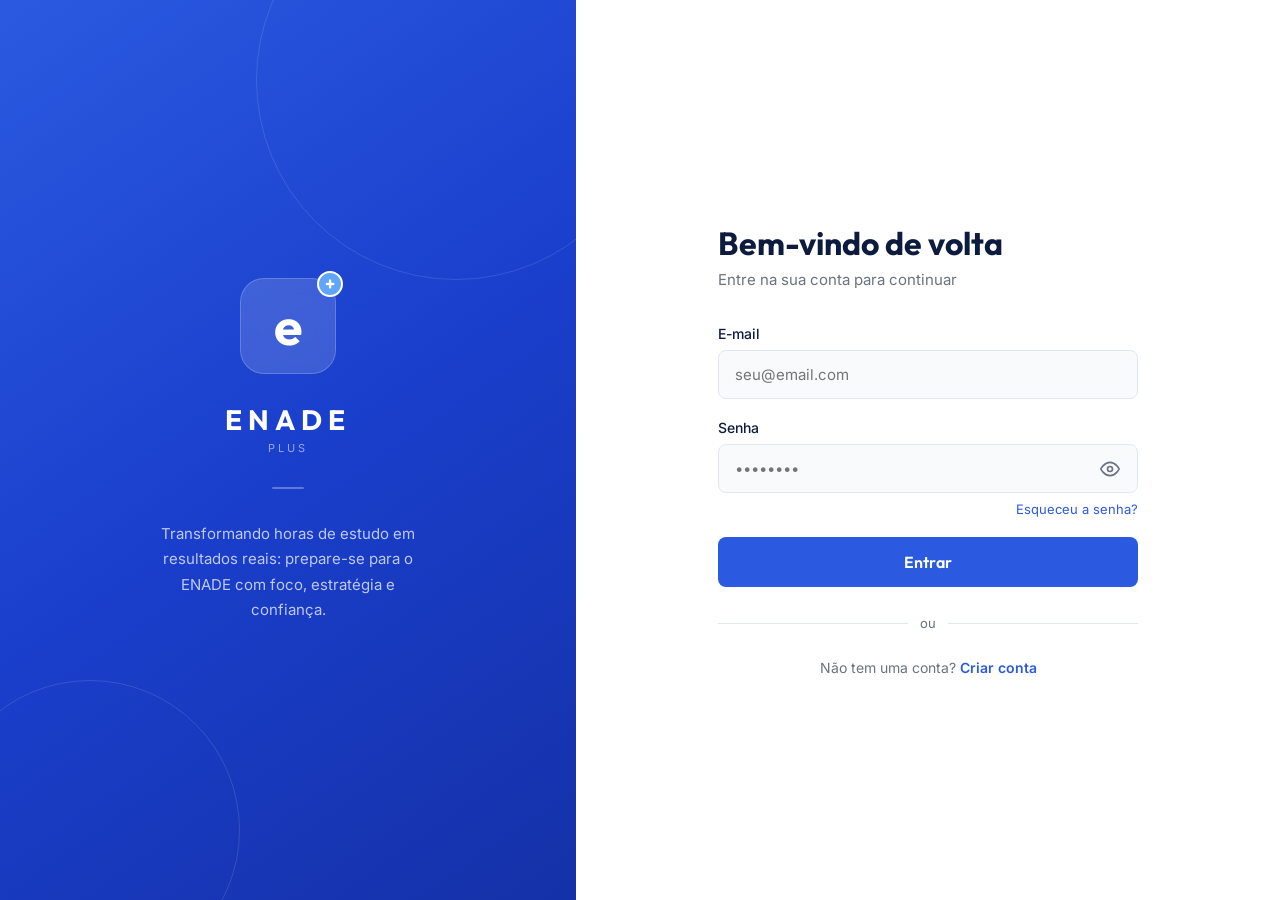
<file: index.html>
<!DOCTYPE html>
<html lang="pt-BR">
<head>
  <meta charset="UTF-8" />
  <meta name="viewport" content="width=device-width, initial-scale=1.0" />
  <title>ENADE+ — Login</title>

  <!-- Google Fonts: Outfit (display/títulos) + Inter (corpo) -->
  <link rel="preconnect" href="https://fonts.googleapis.com" />
  <link rel="preconnect" href="https://fonts.gstatic.com" crossorigin />
  <link href="https://fonts.googleapis.com/css2?family=Outfit:wght@400;600;700&family=Inter:wght@400;500&display=swap" rel="stylesheet" />

  <link rel="stylesheet" href="style.css" />
</head>
<body>

  <div class="auth-layout">

    <div class="panel-left">
      <div class="brand-logo">e</div>
      <div class="brand-name">ENADE</div>
      <div class="brand-tagline-label">PLUS</div>
      <div class="brand-divider"></div>
      <p class="brand-slogan">
        Transformando horas de estudo em resultados reais: prepare-se para o ENADE com foco, estratégia e confiança.
      </p>
    </div>

    <div class="panel-right">
      <div class="form-container">

        <h1 class="form-title">Bem-vindo de volta</h1>
        <p class="form-subtitle">Entre na sua conta para continuar</p>

        <!-- Atributo action="#" evita que o form navegue para outra URL -->
        <form id="login-form" action="#" novalidate>

          <div class="form-group">
            <label for="email">E-mail</label>
            <div class="input-wrapper">
              <input
                type="email"
                id="email"
                name="email"
                placeholder="seu@email.com"
                autocomplete="email"
              />
            </div>
          </div>

          <div class="form-group">
            <label for="password">Senha</label>
            <div class="input-wrapper">
              <input
                type="password"
                id="password"
                name="password"
                placeholder="••••••••"
                class="has-icon"
                autocomplete="current-password"
              />

              <button type="button" class="toggle-password" data-target="password" aria-label="Mostrar senha">
                <!-- Ícone SVG de olho (inline para não depender de biblioteca) -->
                <svg width="20" height="20" viewBox="0 0 24 24" fill="none" stroke="currentColor" stroke-width="2" stroke-linecap="round" stroke-linejoin="round">
                  <path d="M1 12s4-8 11-8 11 8 11 8-4 8-11 8-11-8-11-8z"/>
                  <circle cx="12" cy="12" r="3"/>
                </svg>
              </button>
            </div>
          </div>

          <a href="recuperar-senha.html" class="forgot-link">Esqueceu a senha?</a>

          <button type="submit" class="btn-primary" href="dashboard.html">Entrar</button>

          <div class="divider">ou</div>

          <p class="auth-link">
            Não tem uma conta? <a href="cadastro.html">Criar conta</a>
          </p>

        </form>
      </div>
    </div>

  </div>

  <script src="script.js"></script>
</body>
</html>
</file>
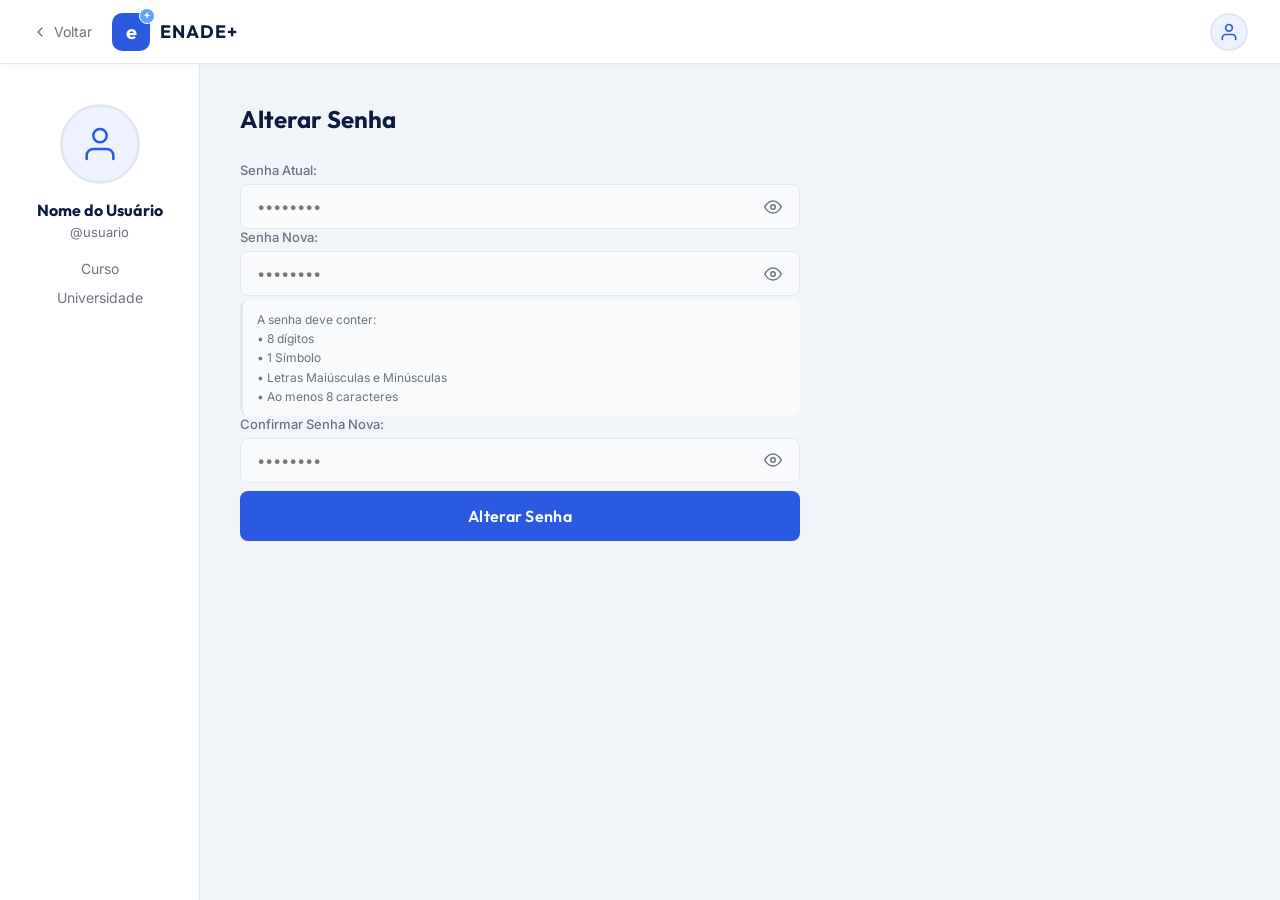
<file: alterar-senha.html>
<!DOCTYPE html>
<html lang="pt-BR">
<head>
  <meta charset="UTF-8" />
  <meta name="viewport" content="width=device-width, initial-scale=1.0" />
  <title>ENADE+ — Alterar Senha</title>
  <link rel="preconnect" href="https://fonts.googleapis.com" />
  <link rel="preconnect" href="https://fonts.gstatic.com" crossorigin />
  <link href="https://fonts.googleapis.com/css2?family=Outfit:wght@400;600;700&family=Inter:wght@400;500&display=swap" rel="stylesheet" />
  <link rel="stylesheet" href="style.css" />
  <link rel="stylesheet" href="dashboard.css" />
</head>
<body>

  <!-- TOPBAR -->
  <header class="topbar">
    <div style="display:flex;align-items:center;gap:20px;">
      <a href="informacoes.html" class="topbar-back">
        <svg width="16" height="16" viewBox="0 0 24 24" fill="none" stroke="currentColor" stroke-width="2" stroke-linecap="round" stroke-linejoin="round"><polyline points="15 18 9 12 15 6"/></svg>
        Voltar
      </a>
      <a href="dashboard.html" class="topbar-brand">
        <div class="topbar-logo-icon">e</div>
        <span class="topbar-brand-name">ENADE+</span>
      </a>
    </div>
    <a href="perfil.html" class="topbar-avatar">
      <svg width="20" height="20" viewBox="0 0 24 24" fill="none" stroke="currentColor" stroke-width="2" stroke-linecap="round" stroke-linejoin="round">
        <path d="M20 21v-2a4 4 0 0 0-4-4H8a4 4 0 0 0-4 4v2"/>
        <circle cx="12" cy="7" r="4"/>
      </svg>
    </a>
  </header>

  <div class="dashboard-layout">

    <!-- ── SIDEBAR ESQUERDA ── -->
    <aside class="profile-sidebar">
      <div class="profile-avatar">
        <svg width="40" height="40" viewBox="0 0 24 24" fill="none" stroke="currentColor" stroke-width="1.5" stroke-linecap="round" stroke-linejoin="round">
          <path d="M20 21v-2a4 4 0 0 0-4-4H8a4 4 0 0 0-4 4v2"/>
          <circle cx="12" cy="7" r="4"/>
        </svg>
      </div>
      <div class="profile-name">Nome do Usuário</div>
      <div class="profile-handle">@usuario</div>
      <div class="profile-info-item" style="margin-top:8px;">Curso</div>
      <div class="profile-info-item">Universidade</div>
    </aside>

    <!-- ── PAINEL DIREITO ── -->
    <main style="display:flex;align-items:flex-start;padding:40px;">
      <div class="profile-panel" style="padding:0;">

        <h1 class="profile-panel-title">Alterar Senha</h1>

        <form id="alterar-senha-form" action="#" novalidate>

          <!-- Campo: Senha Atual -->
          <div class="profile-field">
            <label for="senha-atual">Senha Atual:</label>
            <div class="input-wrapper">
              <input
                type="password"
                id="senha-atual"
                name="senha-atual"
                placeholder="••••••••"
                class="has-icon"
                autocomplete="current-password"
              />
              <button type="button" class="toggle-password" data-target="senha-atual" aria-label="Mostrar senha">
                <svg width="18" height="18" viewBox="0 0 24 24" fill="none" stroke="currentColor" stroke-width="2" stroke-linecap="round" stroke-linejoin="round">
                  <path d="M1 12s4-8 11-8 11 8 11 8-4 8-11 8-11-8-11-8z"/>
                  <circle cx="12" cy="12" r="3"/>
                </svg>
              </button>
            </div>
          </div>

          <!-- Campo: Senha Nova -->
          <div class="profile-field">
            <label for="senha-nova">Senha Nova:</label>
            <div class="input-wrapper">
              <input
                type="password"
                id="senha-nova"
                name="senha-nova"
                placeholder="••••••••"
                class="has-icon"
                autocomplete="new-password"
              />
              <button type="button" class="toggle-password" data-target="senha-nova" aria-label="Mostrar senha">
                <svg width="18" height="18" viewBox="0 0 24 24" fill="none" stroke="currentColor" stroke-width="2" stroke-linecap="round" stroke-linejoin="round">
                  <path d="M1 12s4-8 11-8 11 8 11 8-4 8-11 8-11-8-11-8z"/>
                  <circle cx="12" cy="12" r="3"/>
                </svg>
              </button>
            </div>
            <!--
              Dica de requisitos da senha — exibida abaixo do campo.
              Em produção, você validaria isso em tempo real com JS,
              marcando cada requisito como ✓ ou ✗ conforme o usuário digita.
            -->
            <div class="password-hint">
              A senha deve conter:<br>
              • 8 dígitos<br>
              • 1 Símbolo<br>
              • Letras Maiúsculas e Minúsculas<br>
              • Ao menos 8 caracteres
            </div>
          </div>

          <!-- Campo: Confirmar Senha Nova -->
          <div class="profile-field">
            <label for="confirmar-senha-nova">Confirmar Senha Nova:</label>
            <div class="input-wrapper">
              <input
                type="password"
                id="confirmar-senha-nova"
                name="confirmar-senha-nova"
                placeholder="••••••••"
                class="has-icon"
                autocomplete="new-password"
              />
              <button type="button" class="toggle-password" data-target="confirmar-senha-nova" aria-label="Mostrar senha">
                <svg width="18" height="18" viewBox="0 0 24 24" fill="none" stroke="currentColor" stroke-width="2" stroke-linecap="round" stroke-linejoin="round">
                  <path d="M1 12s4-8 11-8 11 8 11 8-4 8-11 8-11-8-11-8z"/>
                  <circle cx="12" cy="12" r="3"/>
                </svg>
              </button>
            </div>
          </div>

          <button type="submit" class="btn-primary" style="margin-top:8px;">
            Alterar Senha
          </button>

        </form>

      </div>
    </main>
  </div>

  <script src="script.js"></script>
  <script>
    /*
      Validação do formulário de alteração de senha.
      
      CONCEITO: feedback visual de erro.
      Em vez de usar alert(), a boa prática é mostrar
      a mensagem de erro próxima ao campo com problema,
      deixando a experiência mais fluida.

      Aqui fazemos de forma simples: adicionamos uma borda
      vermelha no campo e exibimos uma mensagem abaixo.
    */

    var form = document.getElementById('alterar-senha-form');

    form.addEventListener('submit', function(e) {
      e.preventDefault();

      var senhaAtual  = document.getElementById('senha-atual');
      var senhaNova   = document.getElementById('senha-nova');
      var confirmarSenha = document.getElementById('confirmar-senha-nova');

      // Remove erros anteriores antes de validar de novo
      [senhaAtual, senhaNova, confirmarSenha].forEach(function(input) {
        input.style.borderColor = '';
        var existingError = input.parentElement.nextElementSibling;
        // Remove mensagem de erro anterior se existir
        if (existingError && existingError.classList.contains('field-error')) {
          existingError.remove();
        }
      });

      var hasError = false;

      // Verificação: nova senha === confirmação
      if (senhaNova.value !== confirmarSenha.value) {
        confirmarSenha.style.borderColor = '#DC2626';
        var errorMsg = document.createElement('p');
        errorMsg.className = 'field-error';
        errorMsg.style.cssText = 'font-size:12px;color:#DC2626;margin-top:4px;';
        errorMsg.textContent = 'As senhas não coincidem.';
        // insertAdjacentElement insere um elemento em posição relativa a outro
        confirmarSenha.parentElement.insertAdjacentElement('afterend', errorMsg);
        hasError = true;
      }

      // Verificação: nova senha tem pelo menos 8 caracteres
      if (senhaNova.value.length < 8) {
        senhaNova.style.borderColor = '#DC2626';
        hasError = true;
      }

      if (!hasError) {
        // Sucesso: em produção, chamaria a API aqui
        alert('Senha alterada com sucesso! (protótipo)');
        window.location.href = 'informacoes.html';
      }
    });
  </script>
</body>
</html>
</file>
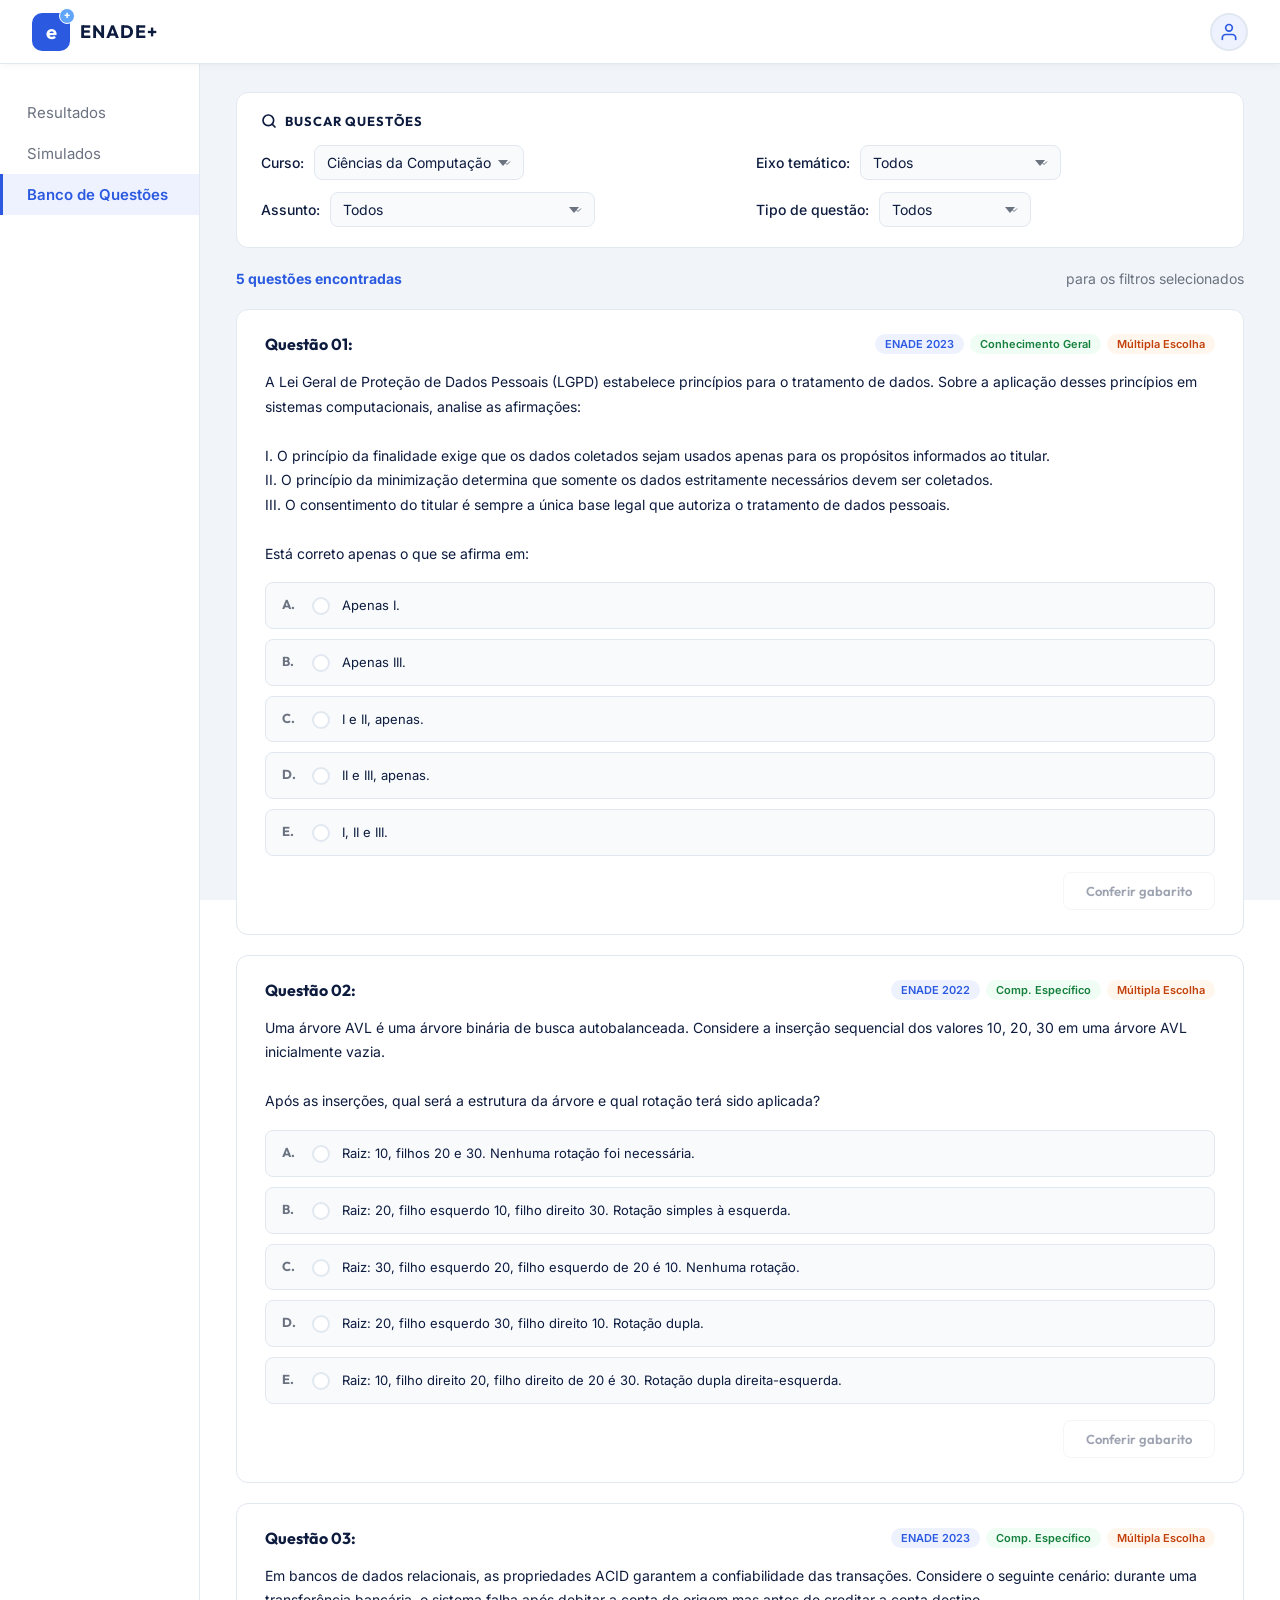
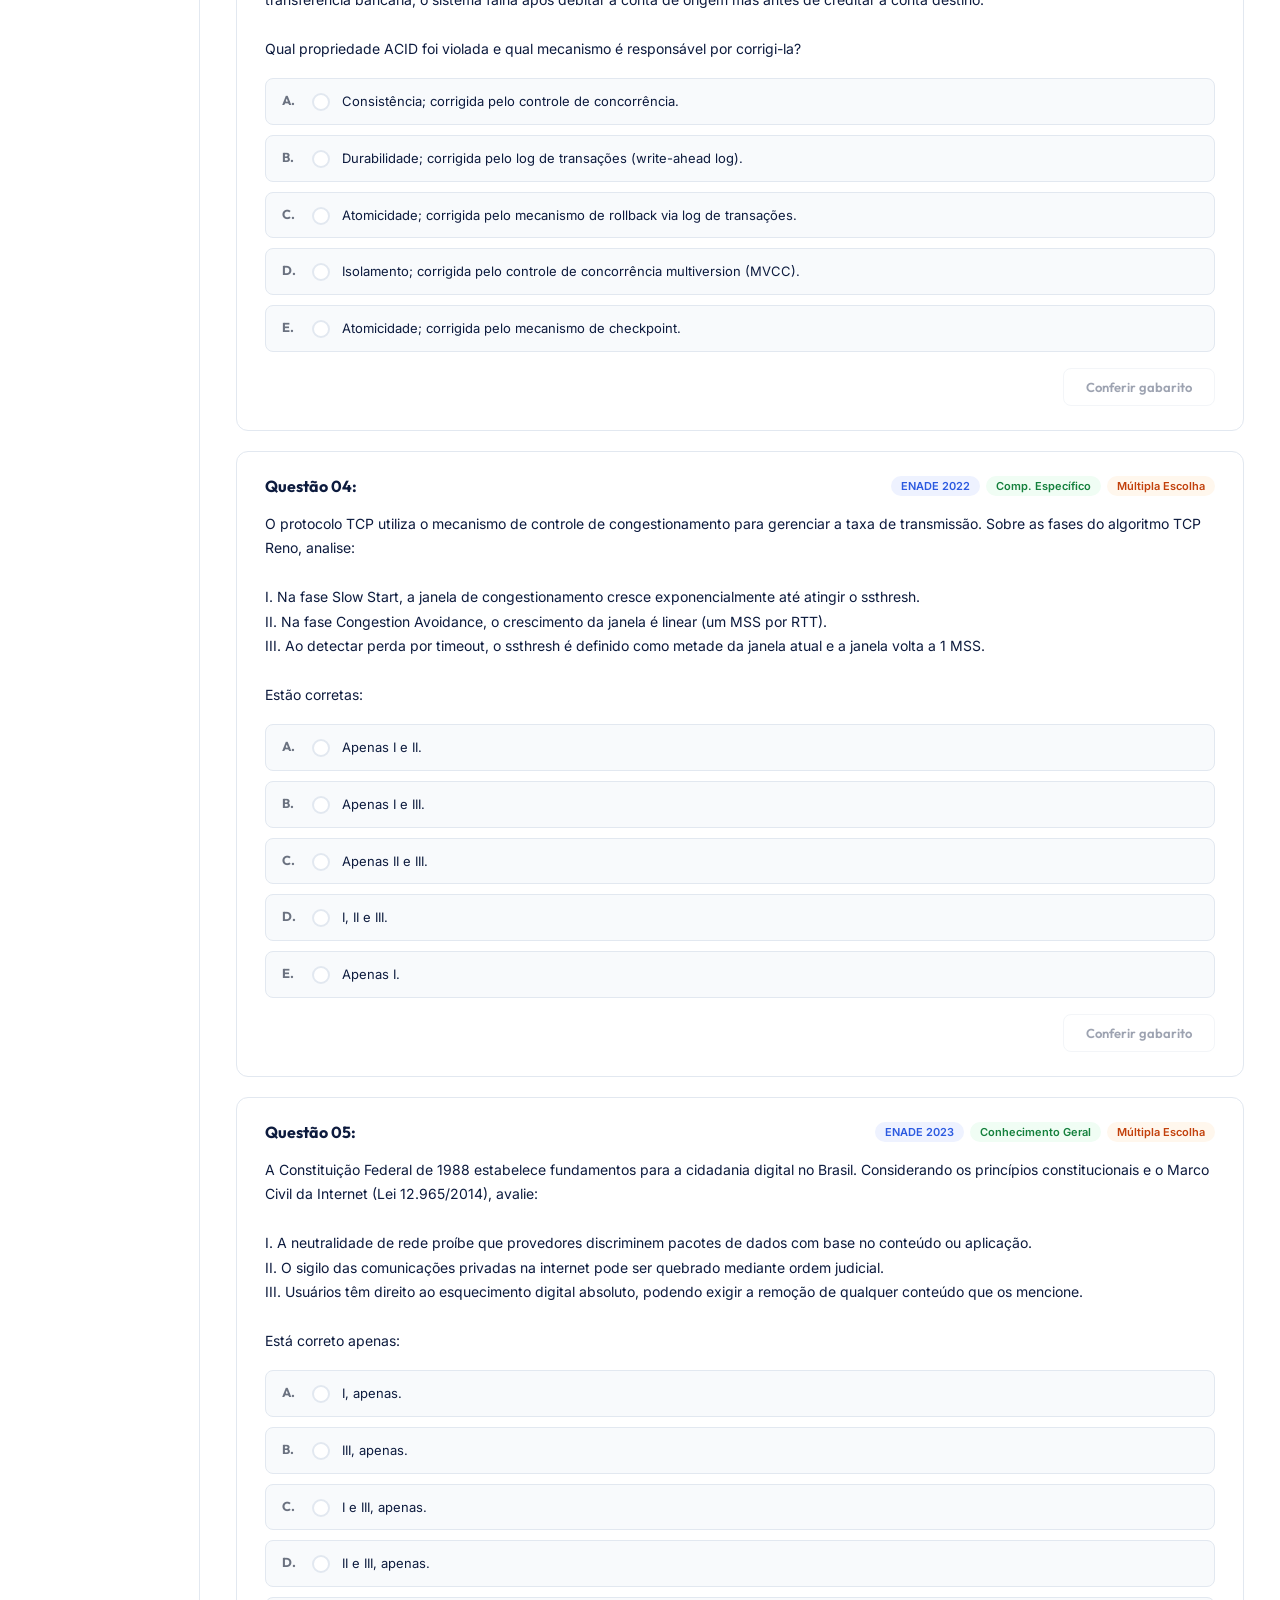
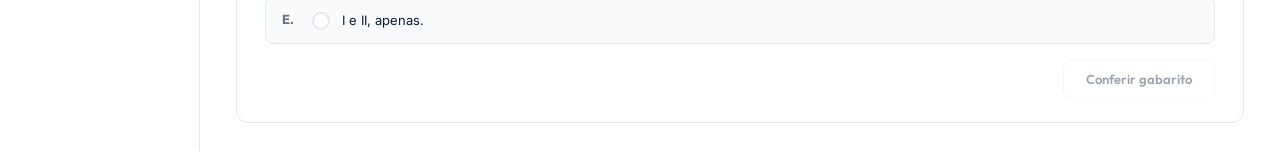
<file: banco.html>
<!DOCTYPE html>
<html lang="pt-BR">
<head>
  <meta charset="UTF-8" />
  <meta name="viewport" content="width=device-width, initial-scale=1.0" />
  <title>ENADE+ — Banco de Questões</title>
  <link rel="preconnect" href="https://fonts.googleapis.com" />
  <link rel="preconnect" href="https://fonts.gstatic.com" crossorigin />
  <link href="https://fonts.googleapis.com/css2?family=Outfit:wght@400;600;700&family=Inter:wght@400;500&display=swap" rel="stylesheet" />
  <link rel="stylesheet" href="style.css" />
  <link rel="stylesheet" href="dashboard.css" />
  <link rel="stylesheet" href="banco.css" />
</head>
<body>

  <header class="topbar">
    <a href="dashboard.html" class="topbar-brand">
      <div class="topbar-logo-icon">e</div>
      <span class="topbar-brand-name">ENADE+</span>
    </a>
    <a href="perfil.html" class="topbar-avatar">
      <svg width="20" height="20" viewBox="0 0 24 24" fill="none" stroke="currentColor" stroke-width="2" stroke-linecap="round" stroke-linejoin="round">
        <path d="M20 21v-2a4 4 0 0 0-4-4H8a4 4 0 0 0-4 4v2"/>
        <circle cx="12" cy="7" r="4"/>
      </svg>
    </a>
  </header>

  <div class="dashboard-layout">
    <aside class="sidebar">
      <ul class="sidebar-nav">
        <li><a href="dashboard.html">Resultados</a></li>
        <li><a href="simulados.html">Simulados</a></li>
        <li><a href="banco.html" class="active">Banco de Questões</a></li>
      </ul>
    </aside>

    <main class="banco-main">

      <!-- ── BARRA DE BUSCA / FILTROS ── -->
      <div class="banco-filtros">
        <div class="filtros-header">
          <svg width="16" height="16" viewBox="0 0 24 24" fill="none" stroke="currentColor" stroke-width="2.5" stroke-linecap="round" stroke-linejoin="round">
            <circle cx="11" cy="11" r="8"/><line x1="21" y1="21" x2="16.65" y2="16.65"/>
          </svg>
          BUSCAR QUESTÕES
        </div>

        <!--
          Grid de filtros: 2 linhas × 2 colunas.
          Cada célula tem um label + select.
          Os selects são populados/atualizados pelo banco.js.
        -->
        <div class="filtros-grid">
          <div class="filtro-item">
            <label class="filtro-label" for="f-curso">Curso:</label>
            <div class="select-wrapper">
              <select id="f-curso" class="filtro-select">
                <!-- Populado pelo JS -->
              </select>
            </div>
          </div>

          <div class="filtro-item">
            <label class="filtro-label" for="f-eixo">Eixo temático:</label>
            <div class="select-wrapper">
              <select id="f-eixo" class="filtro-select">
                <option value="todos">Todos</option>
                <option value="especifico">Componente Específico</option>
                <option value="geral">Conhecimento Geral</option>
              </select>
            </div>
          </div>

          <div class="filtro-item">
            <label class="filtro-label" for="f-assunto">Assunto:</label>
            <div class="select-wrapper">
              <select id="f-assunto" class="filtro-select">
                <!-- Populado dinamicamente conforme o curso -->
              </select>
            </div>
          </div>

          <div class="filtro-item">
            <label class="filtro-label" for="f-tipo">Tipo de questão:</label>
            <div class="select-wrapper">
              <select id="f-tipo" class="filtro-select">
                <option value="todos">Todos</option>
                <option value="objetiva">Múltipla Escolha</option>
                <option value="discursiva">Discursiva</option>
              </select>
            </div>
          </div>
        </div>
      </div>

      <!-- Linha informativa: total encontrado + contador -->
      <div class="banco-info-bar" id="banco-info-bar">
        <!-- Preenchido pelo JS -->
      </div>

      <!-- Lista de questões -->
      <div class="banco-lista" id="banco-lista">
        <!-- Preenchido pelo JS -->
      </div>

    </main>
  </div>

  <script src="script.js"></script>
  <script src="banco.js"></script>
</body>
</html>
</file>
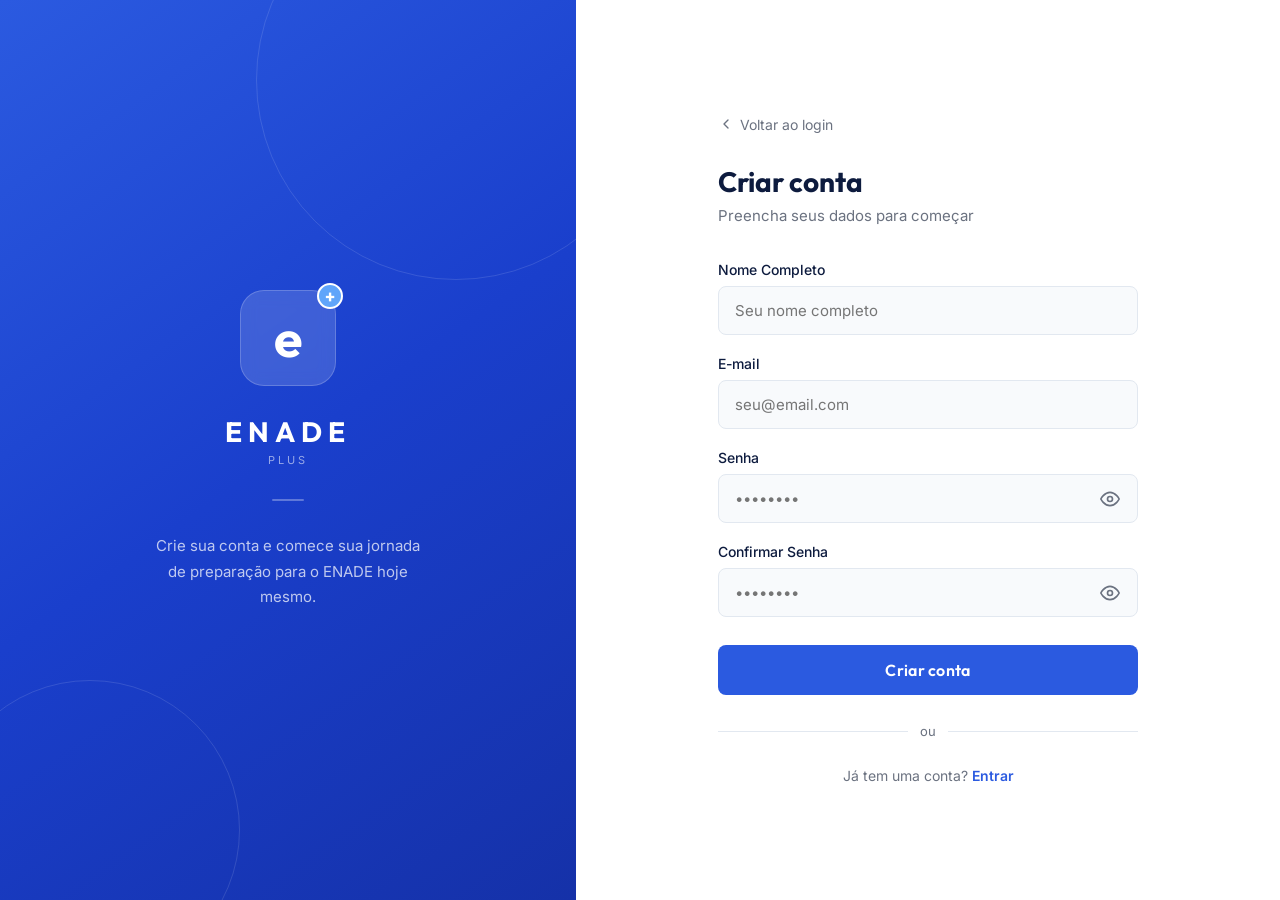
<file: cadastro.html>
<!DOCTYPE html>

<html lang="pt-BR">
<head>
  <meta charset="UTF-8" />
  <meta name="viewport" content="width=device-width, initial-scale=1.0" />
  <title>ENADE+ — Criar conta</title>
  <link rel="preconnect" href="https://fonts.googleapis.com" />
  <link rel="preconnect" href="https://fonts.gstatic.com" crossorigin />
  <link href="https://fonts.googleapis.com/css2?family=Outfit:wght@400;600;700&family=Inter:wght@400;500&display=swap" rel="stylesheet" />
  <link rel="stylesheet" href="style.css" />
  <style>
    /* Ajuste específico desta tela: título um pouco menor
       pois o formulário tem mais campos e precisamos de espaço */
    .form-title { font-size: 28px; }
  </style>
</head>
<body>

  <div class="auth-layout">

    <div class="panel-left">
      <div class="brand-logo">e</div>
      <div class="brand-name">ENADE</div>
      <div class="brand-tagline-label">PLUS</div>
      <div class="brand-divider"></div>
      <p class="brand-slogan">
        Crie sua conta e comece sua jornada de preparação para o ENADE hoje mesmo.
      </p>
    </div>


    <div class="panel-right">
      <div class="form-container">

        <a href="index.html" class="back-link">
          <svg width="16" height="16" viewBox="0 0 24 24" fill="none" stroke="currentColor" stroke-width="2" stroke-linecap="round" stroke-linejoin="round">
            <polyline points="15 18 9 12 15 6"/>
          </svg>
          Voltar ao login
        </a>

        <h1 class="form-title">Criar conta</h1>
        <p class="form-subtitle">Preencha seus dados para começar</p>

        <form id="register-form" action="#" novalidate>

          <div class="form-group">
            <label for="name">Nome Completo</label>
            <div class="input-wrapper">
              <input
                type="text"
                id="name"
                name="name"
                placeholder="Seu nome completo"
                autocomplete="name"
              />
            </div>
          </div>


          <div class="form-group">
            <label for="email">E-mail</label>
            <div class="input-wrapper">
              <input
                type="email"
                id="email"
                name="email"
                placeholder="seu@email.com"
                autocomplete="email"
              />
            </div>
          </div>


          <div class="form-group">
            <label for="password">Senha</label>
            <div class="input-wrapper">
              <input
                type="password"
                id="password"
                name="password"
                placeholder="••••••••"
                class="has-icon"
                autocomplete="new-password"
              />
              <button type="button" class="toggle-password" data-target="password" aria-label="Mostrar senha">
                <svg width="20" height="20" viewBox="0 0 24 24" fill="none" stroke="currentColor" stroke-width="2" stroke-linecap="round" stroke-linejoin="round">
                  <path d="M1 12s4-8 11-8 11 8 11 8-4 8-11 8-11-8-11-8z"/>
                  <circle cx="12" cy="12" r="3"/>
                </svg>
              </button>
            </div>
          </div>


          <div class="form-group">
            <label for="confirm-password">Confirmar Senha</label>
            <div class="input-wrapper">
              <input
                type="password"
                id="confirm-password"
                name="confirm-password"
                placeholder="••••••••"
                class="has-icon"
                autocomplete="new-password"
              />
              <button type="button" class="toggle-password" data-target="confirm-password" aria-label="Mostrar senha">
                <svg width="20" height="20" viewBox="0 0 24 24" fill="none" stroke="currentColor" stroke-width="2" stroke-linecap="round" stroke-linejoin="round">
                  <path d="M1 12s4-8 11-8 11 8 11 8-4 8-11 8-11-8-11-8z"/>
                  <circle cx="12" cy="12" r="3"/>
                </svg>
              </button>
            </div>
          </div>

          <button type="submit" class="btn-primary" style="margin-top: 8px;">Criar conta</button>

          <div class="divider">ou</div>

          <p class="auth-link">
            Já tem uma conta? <a href="index.html">Entrar</a>
          </p>

        </form>
      </div>
    </div>

  </div>

  <script src="script.js"></script>
</body>
</html>
</file>
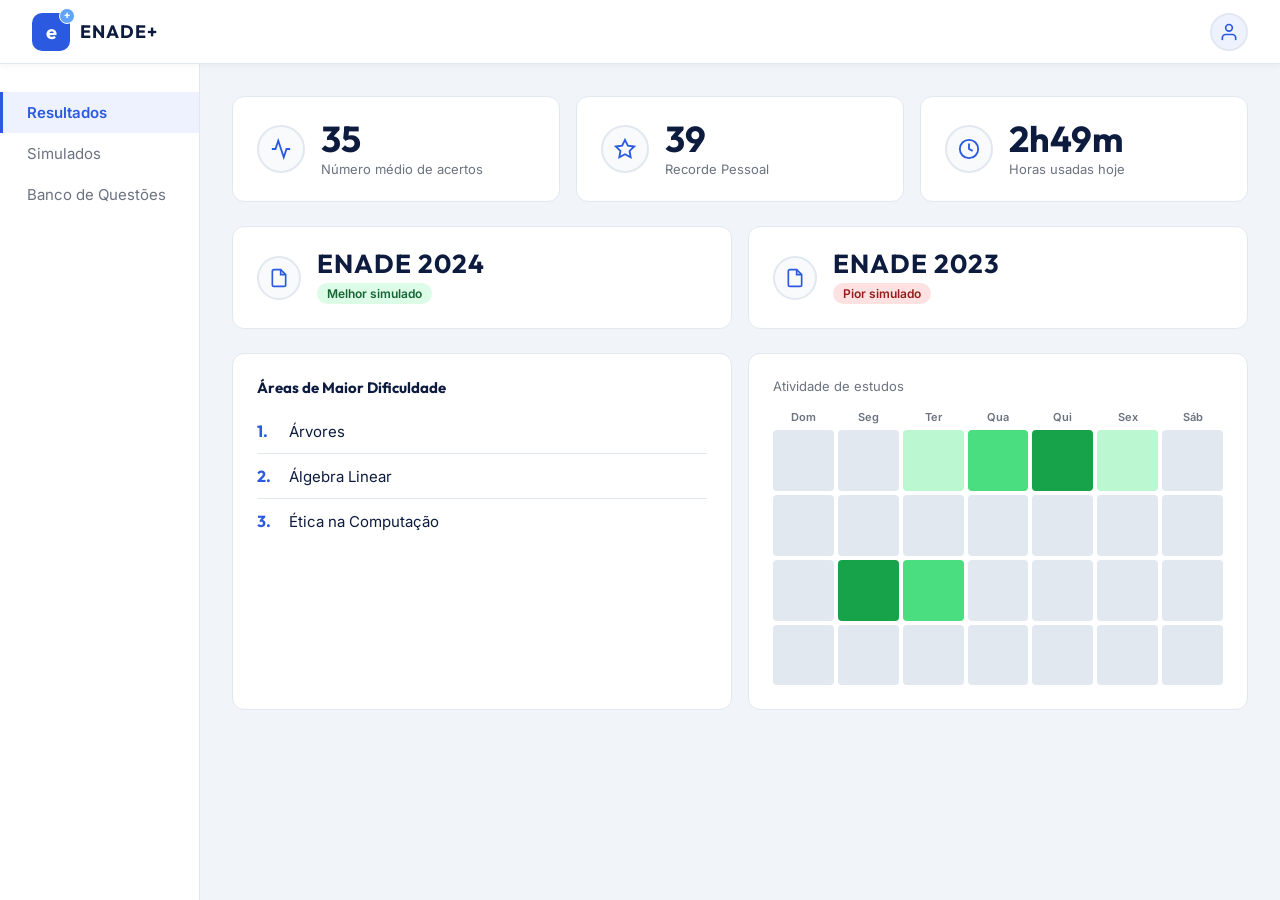
<file: dashboard.html>
<!DOCTYPE html>
<html lang="pt-BR">
<head>
  <meta charset="UTF-8" />
  <meta name="viewport" content="width=device-width, initial-scale=1.0" />
  <title>ENADE+ — Resultados</title>
  <link rel="preconnect" href="https://fonts.googleapis.com" />
  <link rel="preconnect" href="https://fonts.gstatic.com" crossorigin />
  <link href="https://fonts.googleapis.com/css2?family=Outfit:wght@400;600;700&family=Inter:wght@400;500&display=swap" rel="stylesheet" />
  <link rel="stylesheet" href="style.css" />
  <link rel="stylesheet" href="dashboard.css" />
</head>
<body>

  <header class="topbar">
    <a href="index.html" class="topbar-brand">
      <div class="topbar-logo-icon">e</div>
      <span class="topbar-brand-name">ENADE+</span>
    </a>
    <a href="perfil.html" class="topbar-avatar" title="Perfil do usuário">
      <svg width="20" height="20" viewBox="0 0 24 24" fill="none" stroke="currentColor" stroke-width="2" stroke-linecap="round" stroke-linejoin="round">
        <path d="M20 21v-2a4 4 0 0 0-4-4H8a4 4 0 0 0-4 4v2"/>
        <circle cx="12" cy="7" r="4"/>
      </svg>
    </a>
  </header>

  <div class="dashboard-layout">
    <aside class="sidebar">
      <ul class="sidebar-nav">
        <li><a href="dashboard.html" class="active">Resultados</a></li>
        <li><a href="simulados.html">Simulados</a></li>
        <li><a href="banco.html">Banco de Questões</a></li>
      </ul>
    </aside>

    <main class="main-content">

      <div class="cards-row">
        <div class="card stat-card">
          <div class="stat-icon">
            <svg width="22" height="22" viewBox="0 0 24 24" fill="none" stroke="currentColor" stroke-width="2"><polyline points="22 12 18 12 15 21 9 3 6 12 2 12"/></svg>
          </div>
          <div>
            <div class="stat-value">35</div>
            <div class="stat-label">Número médio de acertos</div>
          </div>
        </div>

        <div class="card stat-card">
          <div class="stat-icon">
            <svg width="22" height="22" viewBox="0 0 24 24" fill="none" stroke="currentColor" stroke-width="2"><polygon points="12 2 15.09 8.26 22 9.27 17 14.14 18.18 21.02 12 17.77 5.82 21.02 7 14.14 2 9.27 8.91 8.26 12 2"/></svg>
          </div>
          <div>
            <div class="stat-value">39</div>
            <div class="stat-label">Recorde Pessoal</div>
          </div>
        </div>

        <div class="card stat-card">
          <div class="stat-icon">
            <svg width="22" height="22" viewBox="0 0 24 24" fill="none" stroke="currentColor" stroke-width="2"><circle cx="12" cy="12" r="10"/><polyline points="12 6 12 12 16 14"/></svg>
          </div>
          <div>
            <div class="stat-value">2h49m</div>
            <div class="stat-label">Horas usadas hoje</div>
          </div>
        </div>
      </div>

      <div class="cards-row-2">
        <div class="card simulado-card">
          <div class="stat-card">
            <div class="stat-icon">
              <svg width="20" height="20" viewBox="0 0 24 24" fill="none" stroke="currentColor" stroke-width="2"><path d="M14 2H6a2 2 0 0 0-2 2v16a2 2 0 0 0 2 2h12a2 2 0 0 0 2-2V8z"/><polyline points="14 2 14 8 20 8"/></svg>
            </div>
            <div>
              <div class="stat-value">ENADE 2024</div>
              <span class="simulado-badge badge-best">Melhor simulado</span>
            </div>
          </div>
        </div>

        <div class="card simulado-card">
          <div class="stat-card">
            <div class="stat-icon">
              <svg width="20" height="20" viewBox="0 0 24 24" fill="none" stroke="currentColor" stroke-width="2"><path d="M14 2H6a2 2 0 0 0-2 2v16a2 2 0 0 0 2 2h12a2 2 0 0 0 2-2V8z"/><polyline points="14 2 14 8 20 8"/></svg>
            </div>
            <div>
              <div class="stat-value">ENADE 2023</div>
              <span class="simulado-badge badge-worst">Pior simulado</span>
            </div>
          </div>
        </div>
      </div>

      <div class="cards-row-3">
        <div class="card">
          <div class="section-title" style="font-size:15px; margin-bottom:0;">Áreas de Maior Dificuldade</div>
          <ul class="difficulty-list">
            <li><span class="diff-rank">1.</span> Árvores</li>
            <li><span class="diff-rank">2.</span> Álgebra Linear</li>
            <li><span class="diff-rank">3.</span> Ética na Computação</li>
          </ul>
        </div>

        <div class="card">
          <div class="card-label" style="font-size:13px;color:var(--text-muted);margin-bottom:16px;">Atividade de estudos</div>
          <div class="cal-header">
            <span class="cal-day-name">Dom</span>
            <span class="cal-day-name">Seg</span>
            <span class="cal-day-name">Ter</span>
            <span class="cal-day-name">Qua</span>
            <span class="cal-day-name">Qui</span>
            <span class="cal-day-name">Sex</span>
            <span class="cal-day-name">Sáb</span>
          </div>
          <div class="cal-grid">
            <div class="cal-week">
              <div class="cal-cell"></div><div class="cal-cell"></div>
              <div class="cal-cell level-1"></div><div class="cal-cell level-2"></div>
              <div class="cal-cell level-3"></div><div class="cal-cell level-1"></div>
              <div class="cal-cell"></div>
            </div>
            <div class="cal-week">
              <div class="cal-cell"></div><div class="cal-cell"></div>
              <div class="cal-cell"></div><div class="cal-cell"></div>
              <div class="cal-cell"></div><div class="cal-cell"></div>
              <div class="cal-cell"></div>
            </div>
            <div class="cal-week">
              <div class="cal-cell"></div><div class="cal-cell level-3"></div>
              <div class="cal-cell level-2"></div><div class="cal-cell"></div>
              <div class="cal-cell"></div><div class="cal-cell"></div>
              <div class="cal-cell"></div>
            </div>
            <div class="cal-week">
              <div class="cal-cell"></div><div class="cal-cell"></div>
              <div class="cal-cell"></div><div class="cal-cell"></div>
              <div class="cal-cell"></div><div class="cal-cell"></div>
              <div class="cal-cell"></div>
            </div>
          </div>
        </div>
      </div>

    </main>
  </div>

  <script src="script.js"></script>
</body>
</html>
</file>
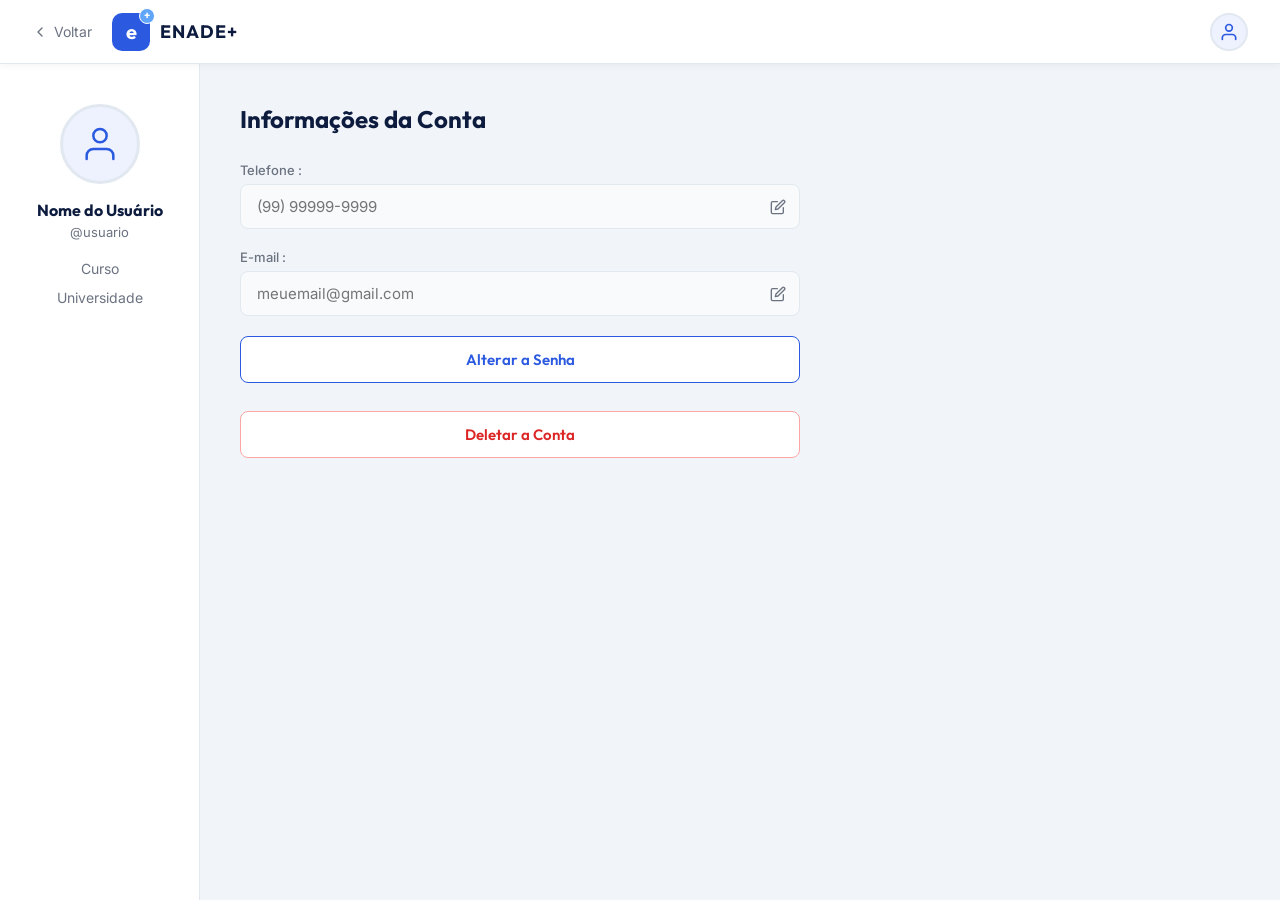
<file: informacoes.html>
<!DOCTYPE html>
<html lang="pt-BR">
<head>
  <meta charset="UTF-8" />
  <meta name="viewport" content="width=device-width, initial-scale=1.0" />
  <title>ENADE+ — Informações da Conta</title>
  <link rel="preconnect" href="https://fonts.googleapis.com" />
  <link rel="preconnect" href="https://fonts.gstatic.com" crossorigin />
  <link href="https://fonts.googleapis.com/css2?family=Outfit:wght@400;600;700&family=Inter:wght@400;500&display=swap" rel="stylesheet" />
  <link rel="stylesheet" href="style.css" />
  <link rel="stylesheet" href="dashboard.css" />
</head>
<body>

  <!-- TOPBAR -->
  <header class="topbar">
    <div style="display:flex;align-items:center;gap:20px;">
      <a href="perfil.html" class="topbar-back">
        <svg width="16" height="16" viewBox="0 0 24 24" fill="none" stroke="currentColor" stroke-width="2" stroke-linecap="round" stroke-linejoin="round"><polyline points="15 18 9 12 15 6"/></svg>
        Voltar
      </a>
      <a href="dashboard.html" class="topbar-brand">
        <div class="topbar-logo-icon">e</div>
        <span class="topbar-brand-name">ENADE+</span>
      </a>
    </div>
    <a href="perfil.html" class="topbar-avatar">
      <svg width="20" height="20" viewBox="0 0 24 24" fill="none" stroke="currentColor" stroke-width="2" stroke-linecap="round" stroke-linejoin="round">
        <path d="M20 21v-2a4 4 0 0 0-4-4H8a4 4 0 0 0-4 4v2"/>
        <circle cx="12" cy="7" r="4"/>
      </svg>
    </a>
  </header>

  <div class="dashboard-layout">

    <!-- ── SIDEBAR ESQUERDA ── -->
    <aside class="profile-sidebar">
      <div class="profile-avatar">
        <svg width="40" height="40" viewBox="0 0 24 24" fill="none" stroke="currentColor" stroke-width="1.5" stroke-linecap="round" stroke-linejoin="round">
          <path d="M20 21v-2a4 4 0 0 0-4-4H8a4 4 0 0 0-4 4v2"/>
          <circle cx="12" cy="7" r="4"/>
        </svg>
      </div>
      <div class="profile-name">Nome do Usuário</div>
      <div class="profile-handle">@usuario</div>
      <div class="profile-info-item" style="margin-top:8px;">Curso</div>
      <div class="profile-info-item">Universidade</div>
    </aside>

    <!-- ── PAINEL DIREITO ── -->
    <main style="display:flex;align-items:flex-start;padding:40px;">
      <div class="profile-panel" style="padding:0;">

        <h1 class="profile-panel-title">Informações da Conta</h1>

        <!-- Campo: Telefone -->
        <div class="profile-field">
          <label for="telefone">Telefone :</label>
          <div class="input-wrapper">
            <input
              type="tel"
              id="telefone"
              name="telefone"
              placeholder="(99) 99999-9999"
              class="has-icon"
            />
            <span class="edit-icon">
              <svg width="16" height="16" viewBox="0 0 24 24" fill="none" stroke="currentColor" stroke-width="2" stroke-linecap="round" stroke-linejoin="round">
                <path d="M11 4H4a2 2 0 0 0-2 2v14a2 2 0 0 0 2 2h14a2 2 0 0 0 2-2v-7"/>
                <path d="M18.5 2.5a2.121 2.121 0 0 1 3 3L12 15l-4 1 1-4 9.5-9.5z"/>
              </svg>
            </span>
          </div>
        </div>

        <!-- Campo: E-mail (pré-preenchido, mas editável) -->
        <div class="profile-field">
          <label for="email-info">E-mail :</label>
          <div class="input-wrapper">
            <input
              type="email"
              id="email-info"
              name="email"
              placeholder="meuemail@gmail.com"
              class="has-icon"
            />
            <span class="edit-icon">
              <svg width="16" height="16" viewBox="0 0 24 24" fill="none" stroke="currentColor" stroke-width="2" stroke-linecap="round" stroke-linejoin="round">
                <path d="M11 4H4a2 2 0 0 0-2 2v14a2 2 0 0 0 2 2h14a2 2 0 0 0 2-2v-7"/>
                <path d="M18.5 2.5a2.121 2.121 0 0 1 3 3L12 15l-4 1 1-4 9.5-9.5z"/>
              </svg>
            </span>
          </div>
        </div>

        <!--
          Botão "Alterar a Senha": navega para a tela de alteração.
          Usamos <a> envolvendo o <button> para navegação simples.
          Em React/frameworks, você usaria navigate() ou <Link>.
        -->
        <a href="alterar-senha.html" style="text-decoration:none;">
          <button type="button" class="btn-secondary">Alterar a Senha</button>
        </a>

        <!--
          Botão "Deletar a Conta": NÃO navega.
          Abre um modal de confirmação.
          O id="btn-deletar" permite que o JS encontre esse botão.
        -->
        <button
          type="button"
          class="btn-danger"
          id="btn-deletar"
          style="margin-top: 8px;"
        >
          Deletar a Conta
        </button>

      </div>
    </main>
  </div>

  <!-- ════════════════════════════════════════════════════════
       MODAL DE CONFIRMAÇÃO DE EXCLUSÃO

       Fica escondido por padrão (sem .is-open).
       O JS abaixo adiciona/remove .is-open ao clicar nos botões.

       ESTRUTURA DO MODAL:
       .modal-overlay  → fundo escuro semitransparente (cobre tudo)
         └─ .modal-box → caixa branca centralizada com o conteúdo
  ════════════════════════════════════════════════════════ -->
  <div class="modal-overlay" id="modal-deletar">
    <div class="modal-box">

      <!-- Ícone de alerta -->
      <div class="modal-icon">
        <svg width="26" height="26" viewBox="0 0 24 24" fill="none" stroke="currentColor" stroke-width="2" stroke-linecap="round" stroke-linejoin="round">
          <polyline points="3 6 5 6 21 6"/>
          <path d="M19 6l-1 14a2 2 0 0 1-2 2H8a2 2 0 0 1-2-2L5 6"/>
          <path d="M10 11v6"/>
          <path d="M14 11v6"/>
          <path d="M9 6V4a1 1 0 0 1 1-1h4a1 1 0 0 1 1 1v2"/>
        </svg>
      </div>

      <h2 class="modal-title">Excluir conta?</h2>
      <p class="modal-desc">
        Esta ação é <strong>permanente e irreversível</strong>. Todo o seu progresso, simulados e dados serão apagados definitivamente.
      </p>

      <div class="modal-actions">
        <!-- Cancelar: fecha o modal sem fazer nada -->
        <button class="btn-cancel" id="btn-cancelar-modal">Cancelar</button>
        <!-- Confirmar: em produção chamaria a API; aqui volta ao login -->
        <button class="btn-confirm-delete" id="btn-confirmar-delete">Sim, excluir</button>
      </div>

    </div>
  </div>

  <script src="script.js"></script>
  <script>
    /*
      Lógica do modal — específica desta página.
      
      CONCEITO: querySelector retorna o PRIMEIRO elemento que
      corresponde ao seletor CSS passado. É como document.getElementById
      mas aceita qualquer seletor CSS.

      classList.add / classList.remove manipulam as classes
      de um elemento sem sobrescrever as outras classes que ele tem.
      É a forma correta de "ligar/desligar" estados visuais.
    */

    var modal     = document.getElementById('modal-deletar');
    var btnAbrir  = document.getElementById('btn-deletar');
    var btnFechar = document.getElementById('btn-cancelar-modal');
    var btnConfirm= document.getElementById('btn-confirmar-delete');

    // Abre o modal
    btnAbrir.addEventListener('click', function() {
      modal.classList.add('is-open');
    });

    // Fecha o modal ao cancelar
    btnFechar.addEventListener('click', function() {
      modal.classList.remove('is-open');
    });

    // Fecha ao clicar fora da caixa (no overlay escuro)
    // Verificamos se o clique foi direto no overlay, não em um filho
    modal.addEventListener('click', function(e) {
      if (e.target === modal) {
        modal.classList.remove('is-open');
      }
    });

    // Confirmar exclusão (protótipo: volta ao login)
    btnConfirm.addEventListener('click', function() {
      window.location.href = 'index.html';
    });
  </script>
</body>
</html>
</file>
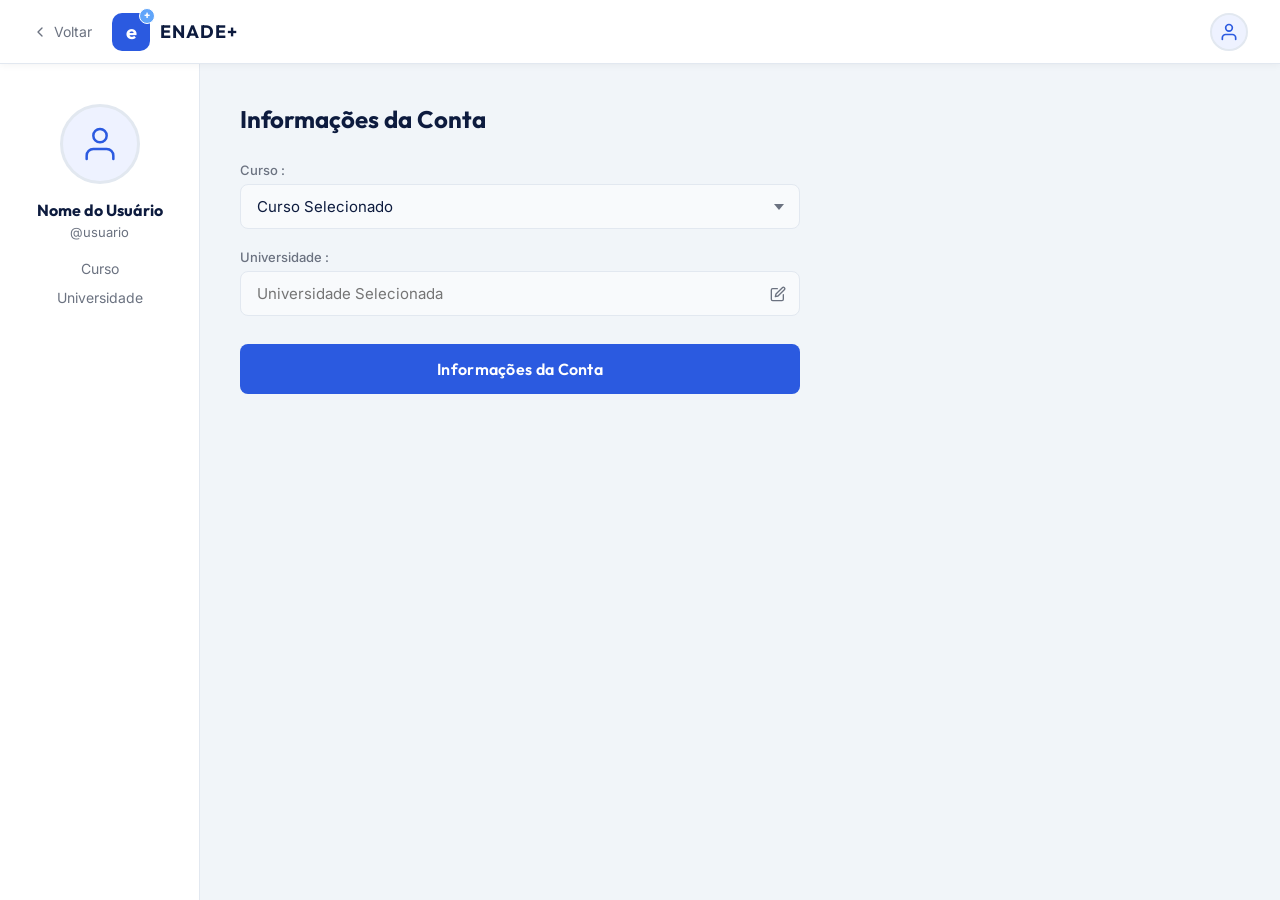
<file: perfil.html>
<!DOCTYPE html>
<html lang="pt-BR">
<head>
  <meta charset="UTF-8" />
  <meta name="viewport" content="width=device-width, initial-scale=1.0" />
  <title>ENADE+ — Perfil</title>
  <link rel="preconnect" href="https://fonts.googleapis.com" />
  <link rel="preconnect" href="https://fonts.gstatic.com" crossorigin />
  <link href="https://fonts.googleapis.com/css2?family=Outfit:wght@400;600;700&family=Inter:wght@400;500&display=swap" rel="stylesheet" />
  <link rel="stylesheet" href="style.css" />
  <link rel="stylesheet" href="dashboard.css" />
</head>
<body>

  <!-- TOPBAR com botão de voltar -->
  <header class="topbar">
    <div style="display:flex;align-items:center;gap:20px;">
      <a href="dashboard.html" class="topbar-back">
        <svg width="16" height="16" viewBox="0 0 24 24" fill="none" stroke="currentColor" stroke-width="2" stroke-linecap="round" stroke-linejoin="round"><polyline points="15 18 9 12 15 6"/></svg>
        Voltar
      </a>
      <a href="dashboard.html" class="topbar-brand">
        <div class="topbar-logo-icon">e</div>
        <span class="topbar-brand-name">ENADE+</span>
      </a>
    </div>
    <a href="perfil.html" class="topbar-avatar">
      <svg width="20" height="20" viewBox="0 0 24 24" fill="none" stroke="currentColor" stroke-width="2" stroke-linecap="round" stroke-linejoin="round">
        <path d="M20 21v-2a4 4 0 0 0-4-4H8a4 4 0 0 0-4 4v2"/>
        <circle cx="12" cy="7" r="4"/>
      </svg>
    </a>
  </header>

  <div class="dashboard-layout">

    <!-- ── SIDEBAR ESQUERDA: foto + dados do usuário ── -->
    <aside class="profile-sidebar">
      <div class="profile-avatar">
        <svg width="40" height="40" viewBox="0 0 24 24" fill="none" stroke="currentColor" stroke-width="1.5" stroke-linecap="round" stroke-linejoin="round">
          <path d="M20 21v-2a4 4 0 0 0-4-4H8a4 4 0 0 0-4 4v2"/>
          <circle cx="12" cy="7" r="4"/>
        </svg>
      </div>
      <div class="profile-name">Nome do Usuário</div>
      <div class="profile-handle">@usuario</div>
      <div class="profile-info-item" style="margin-top:8px;">Curso</div>
      <div class="profile-info-item">Universidade</div>
    </aside>

    <!-- ── PAINEL DIREITO: formulário de perfil ── -->
    <main style="display:flex;align-items:flex-start;padding:40px;">
      <div class="profile-panel" style="padding:0;">

        <h1 class="profile-panel-title">Informações da Conta</h1>

        <!-- Campo: Curso (dropdown com todos os cursos brasileiros) -->
        <div class="profile-field">
          <label for="curso">Curso :</label>
          <div class="select-wrapper">
            <!--
              <select> é o elemento HTML nativo para listas suspensas.
              Cada <option> é um item da lista.
              O atributo value é o que o JS/backend receberá;
              o texto entre as tags é o que aparece para o usuário.

              Usamos appearance: none no CSS para remover a seta
              padrão do sistema e colocar uma seta customizada via CSS.
            -->
            <select id="curso" name="curso">
              <option value="" disabled selected>Curso Selecionado</option>

              <!-- Exatas e Tecnologia -->
              <optgroup label="Exatas e Tecnologia">
                <option value="cc">Ciência da Computação</option>
                <option value="si">Sistemas de Informação</option>
                <option value="eng-software">Engenharia de Software</option>
                <option value="ads">Análise e Desenvolvimento de Sistemas</option>
                <option value="redes">Redes de Computadores</option>
                <option value="eng-comp">Engenharia da Computação</option>
                <option value="eng-civil">Engenharia Civil</option>
                <option value="eng-mec">Engenharia Mecânica</option>
                <option value="eng-ele">Engenharia Elétrica</option>
                <option value="eng-prod">Engenharia de Produção</option>
                <option value="eng-quim">Engenharia Química</option>
                <option value="eng-amb">Engenharia Ambiental</option>
                <option value="eng-alim">Engenharia de Alimentos</option>
                <option value="matematica">Matemática</option>
                <option value="matematica-ap">Matemática Aplicada</option>
                <option value="fisica">Física</option>
                <option value="quimica">Química</option>
                <option value="estatistica">Estatística</option>
                <option value="geologia">Geologia</option>
                <option value="geofisica">Geofísica</option>
              </optgroup>

              <!-- Saúde -->
              <optgroup label="Saúde">
                <option value="medicina">Medicina</option>
                <option value="odonto">Odontologia</option>
                <option value="farmacia">Farmácia</option>
                <option value="enfermagem">Enfermagem</option>
                <option value="fisio">Fisioterapia</option>
                <option value="nutri">Nutrição</option>
                <option value="psico">Psicologia</option>
                <option value="bio-med">Biomedicina</option>
                <option value="fonoaudio">Fonoaudiologia</option>
                <option value="to">Terapia Ocupacional</option>
                <option value="ed-fisica">Educação Física</option>
                <option value="veterinaria">Medicina Veterinária</option>
              </optgroup>

              <!-- Humanas e Sociais -->
              <optgroup label="Humanas e Sociais">
                <option value="direito">Direito</option>
                <option value="adm">Administração</option>
                <option value="contabeis">Ciências Contábeis</option>
                <option value="economia">Ciências Econômicas</option>
                <option value="pedagogia">Pedagogia</option>
                <option value="historia">História</option>
                <option value="geografia">Geografia</option>
                <option value="filosofia">Filosofia</option>
                <option value="sociologia">Ciências Sociais / Sociologia</option>
                <option value="letras-port">Letras — Português</option>
                <option value="letras-ing">Letras — Inglês</option>
                <option value="letras-esp">Letras — Espanhol</option>
                <option value="jornalismo">Jornalismo</option>
                <option value="publicidade">Publicidade e Propaganda</option>
                <option value="relacoes-int">Relações Internacionais</option>
                <option value="servico-social">Serviço Social</option>
                <option value="turismo">Turismo</option>
                <option value="hotelaria">Hotelaria</option>
              </optgroup>

              <!-- Artes e Design -->
              <optgroup label="Artes e Design">
                <option value="artes-visuais">Artes Visuais</option>
                <option value="design">Design</option>
                <option value="design-grafico">Design Gráfico</option>
                <option value="design-moda">Design de Moda</option>
                <option value="arquitetura">Arquitetura e Urbanismo</option>
                <option value="cinema">Cinema e Audiovisual</option>
                <option value="musica">Música</option>
                <option value="teatro">Teatro / Artes Cênicas</option>
              </optgroup>

              <!-- Agrárias -->
              <optgroup label="Agrárias">
                <option value="agronomia">Agronomia</option>
                <option value="zootecnia">Zootecnia</option>
                <option value="florestal">Engenharia Florestal</option>
                <option value="biologia">Ciências Biológicas</option>
                <option value="bio-marinha">Biologia Marinha</option>
              </optgroup>

              <option value="outro">Outro</option>
            </select>
          </div>
        </div>

        <!-- Campo: Universidade (texto livre) -->
        <div class="profile-field">
          <label for="universidade">Universidade :</label>
          <div class="input-wrapper">
            <input
              type="text"
              id="universidade"
              name="universidade"
              placeholder="Universidade Selecionada"
              class="has-icon"
            />
            <!-- Ícone de lápis: indica que o campo é editável -->
            <span class="edit-icon">
              <svg width="16" height="16" viewBox="0 0 24 24" fill="none" stroke="currentColor" stroke-width="2" stroke-linecap="round" stroke-linejoin="round">
                <path d="M11 4H4a2 2 0 0 0-2 2v14a2 2 0 0 0 2 2h14a2 2 0 0 0 2-2v-7"/>
                <path d="M18.5 2.5a2.121 2.121 0 0 1 3 3L12 15l-4 1 1-4 9.5-9.5z"/>
              </svg>
            </span>
          </div>
        </div>

        <!-- Botão: navega para informações.html -->
        <a href="informacoes.html" style="text-decoration:none;">
          <button type="button" class="btn-primary" style="margin-top:8px;">
            Informações da Conta
          </button>
        </a>

      </div>
    </main>
  </div>

  <script src="script.js"></script>
</body>
</html>
</file>
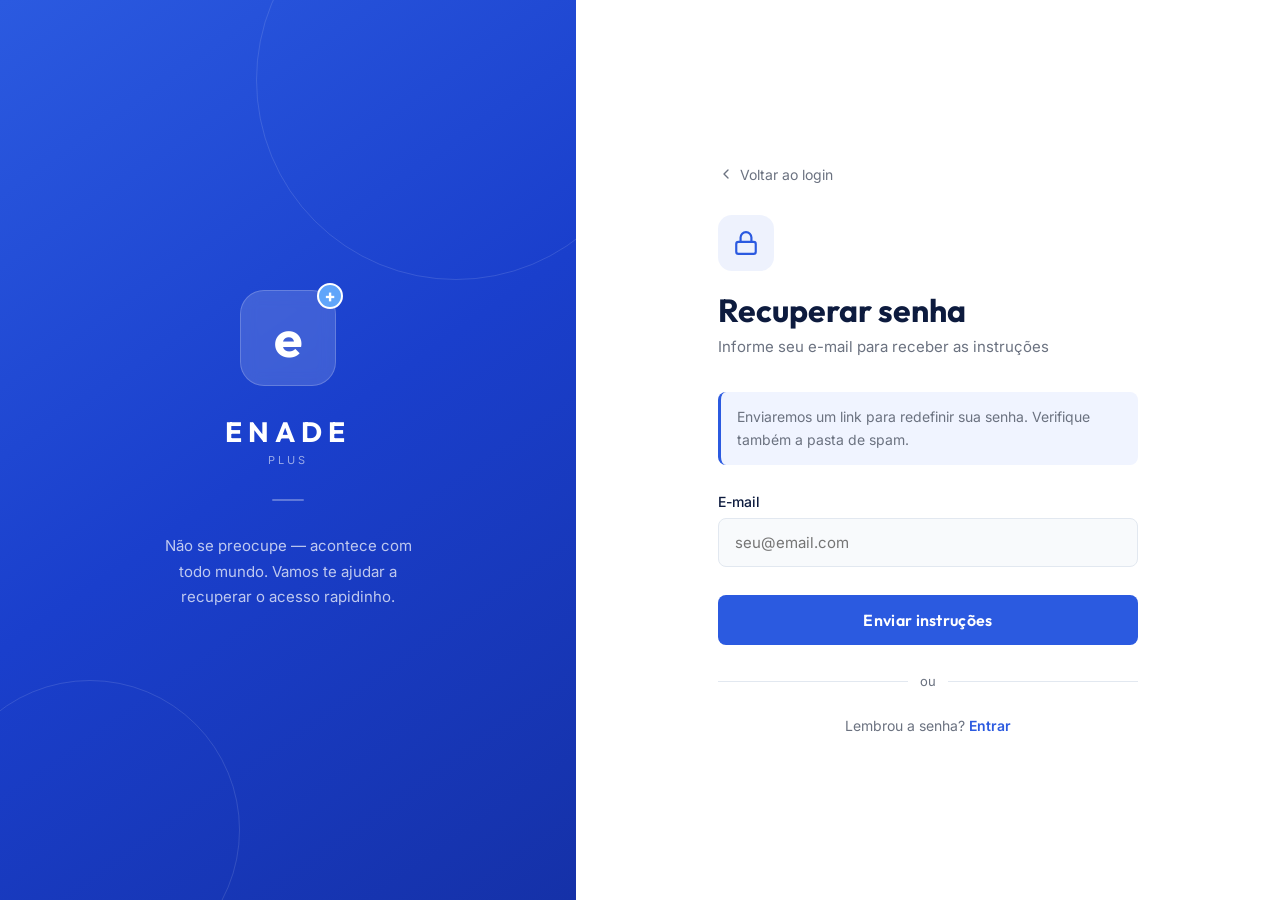
<file: recuperar-senha.html>
<!DOCTYPE html>

<html lang="pt-BR">
<head>
  <meta charset="UTF-8" />
  <meta name="viewport" content="width=device-width, initial-scale=1.0" />
  <title>ENADE+ — Recuperar senha</title>
  <link rel="preconnect" href="https://fonts.googleapis.com" />
  <link rel="preconnect" href="https://fonts.gstatic.com" crossorigin />
  <link href="https://fonts.googleapis.com/css2?family=Outfit:wght@400;600;700&family=Inter:wght@400;500&display=swap" rel="stylesheet" />
  <link rel="stylesheet" href="style.css" />
  <style>
    /* Ícone decorativo acima do título nesta tela */
    .recovery-icon {
      width: 56px;
      height: 56px;
      background: rgba(43, 90, 224, 0.08);
      border-radius: 14px;
      display: flex;
      align-items: center;
      justify-content: center;
      margin-bottom: 20px;
      color: var(--primary);
    }


    .form-hint {
      font-size: 14px;
      color: var(--text-muted);
      line-height: 1.6;
      margin-bottom: 28px;
      padding: 14px 16px;
      background: #F0F4FF;
      border-radius: var(--radius-sm);
      border-left: 3px solid var(--primary);
    }
  </style>
</head>
<body>

  <div class="auth-layout">

    <div class="panel-left">
      <div class="brand-logo">e</div>
      <div class="brand-name">ENADE</div>
      <div class="brand-tagline-label">PLUS</div>
      <div class="brand-divider"></div>
      <p class="brand-slogan">
        Não se preocupe — acontece com todo mundo. Vamos te ajudar a recuperar o acesso rapidinho.
      </p>
    </div>


    <div class="panel-right">
      <div class="form-container">

        <a href="index.html" class="back-link">
          <svg width="16" height="16" viewBox="0 0 24 24" fill="none" stroke="currentColor" stroke-width="2" stroke-linecap="round" stroke-linejoin="round">
            <polyline points="15 18 9 12 15 6"/>
          </svg>
          Voltar ao login
        </a>

        <!-- Ícone decorativo de cadeado -->
        <div class="recovery-icon">
          <svg width="26" height="26" viewBox="0 0 24 24" fill="none" stroke="currentColor" stroke-width="2" stroke-linecap="round" stroke-linejoin="round">
            <rect x="3" y="11" width="18" height="11" rx="2" ry="2"/>
            <path d="M7 11V7a5 5 0 0 1 10 0v4"/>
          </svg>
        </div>

        <h1 class="form-title">Recuperar senha</h1>
        <p class="form-subtitle">Informe seu e-mail para receber as instruções</p>

        <div class="form-hint">
          Enviaremos um link para redefinir sua senha. Verifique também a pasta de spam.
        </div>

        <form id="recovery-form" action="#" novalidate>


          <div class="form-group">
            <label for="email">E-mail</label>
            <div class="input-wrapper">
              <input
                type="email"
                id="email"
                name="email"
                placeholder="seu@email.com"
                autocomplete="email"
              />
            </div>
          </div>

          <button type="submit" class="btn-primary" style="margin-top: 8px;">
            Enviar instruções
          </button>

          <div class="divider">ou</div>

          <p class="auth-link">
            Lembrou a senha? <a href="index.html">Entrar</a>
          </p>

        </form>
      </div>
    </div>

  </div>

  <script src="script.js"></script>
</body>
</html>
</file>
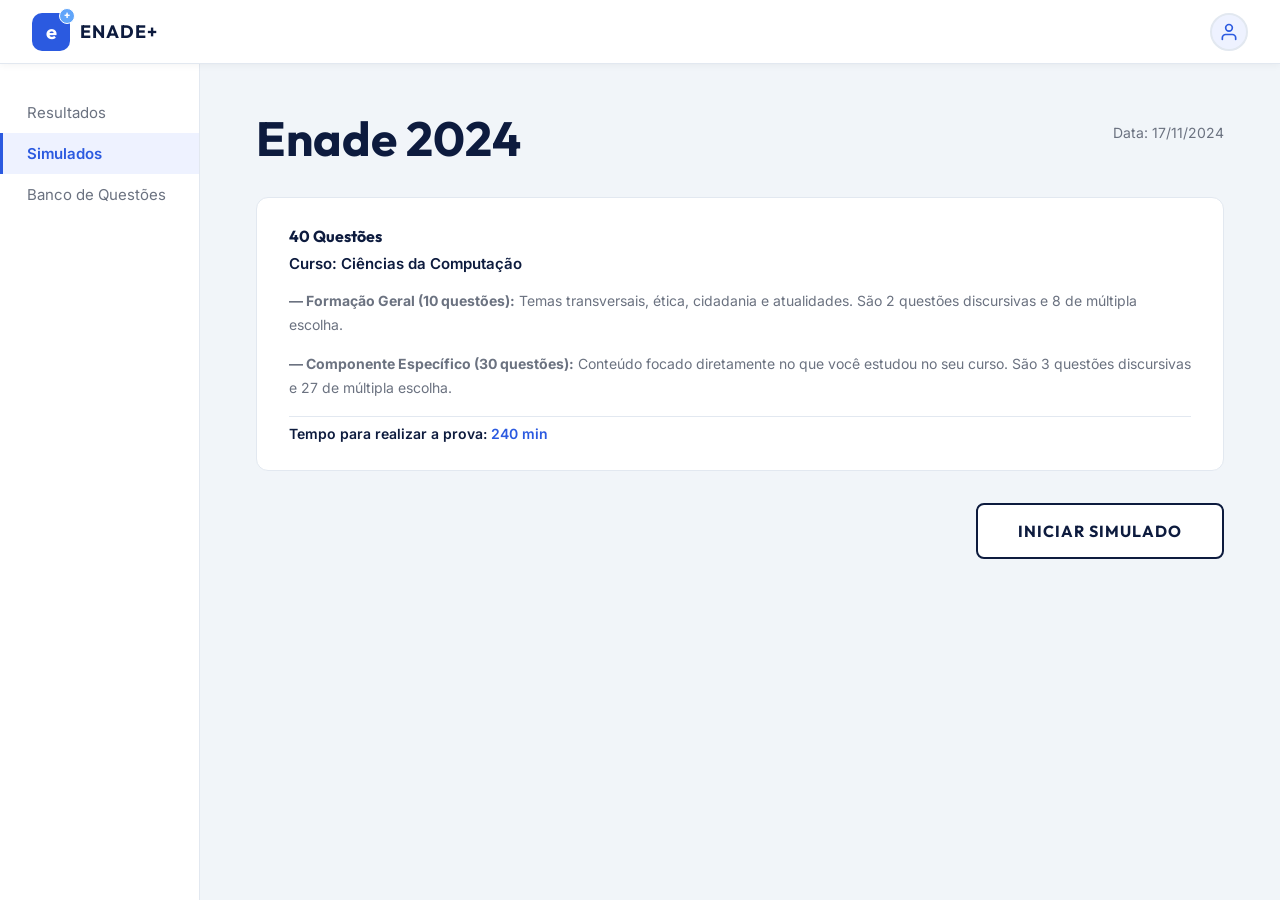
<file: simulado-intro.html>
<!DOCTYPE html>
<html lang="pt-BR">
<head>
  <meta charset="UTF-8" />
  <meta name="viewport" content="width=device-width, initial-scale=1.0" />
  <title>ENADE+ — ENADE 2024</title>
  <link rel="preconnect" href="https://fonts.googleapis.com" />
  <link rel="preconnect" href="https://fonts.gstatic.com" crossorigin />
  <link href="https://fonts.googleapis.com/css2?family=Outfit:wght@400;600;700&family=Inter:wght@400;500&display=swap" rel="stylesheet" />
  <link rel="stylesheet" href="style.css" />
  <link rel="stylesheet" href="dashboard.css" />
  <style>
    .intro-main {
      padding: 48px 56px;
      display: flex;
      flex-direction: column;
      gap: 32px;
    }

    /* Cabeçalho: título grande + data */
    .intro-header {
      display: flex;
      align-items: flex-start;
      justify-content: space-between;
      gap: 24px;
    }

    .intro-title {
      font-family: var(--font-display);
      font-size: 48px;
      font-weight: 700;
      color: var(--text-dark);
      line-height: 1.1;
    }

    .intro-date {
      font-size: 14px;
      color: var(--text-muted);
      white-space: nowrap;
      padding-top: 12px;
    }

    /* Card de instruções */
    .intro-card {
      background: white;
      border: 1.5px solid var(--border);
      border-radius: var(--radius);
      padding: 28px 32px;
      display: flex;
      flex-direction: column;
      gap: 16px;
    }

    .intro-card-title {
      font-family: var(--font-display);
      font-size: 16px;
      font-weight: 700;
      color: var(--text-dark);
    }

    .intro-card-subtitle {
      font-size: 15px;
      font-weight: 600;
      color: var(--text-dark);
      margin-top: -8px;
    }

    .intro-card p {
      font-size: 14px;
      color: var(--text-muted);
      line-height: 1.7;
    }

    /* Linha de tempo */
    .intro-time {
      font-size: 14px;
      font-weight: 600;
      color: var(--text-dark);
      padding-top: 8px;
      border-top: 1px solid var(--border);
    }

    .intro-time span {
      color: var(--primary);
    }

    /* Rodapé com o botão alinhado à direita */
    .intro-footer {
      display: flex;
      justify-content: flex-end;
    }

    .btn-iniciar {
      padding: 16px 40px;
      background: white;
      color: var(--text-dark);
      border: 2px solid var(--text-dark);
      border-radius: var(--radius-sm);
      font-family: var(--font-display);
      font-size: 16px;
      font-weight: 700;
      letter-spacing: 1px;
      text-transform: uppercase;
      cursor: pointer;
      transition: all var(--transition);
    }

    .btn-iniciar:hover {
      background: var(--primary);
      color: white;
      border-color: var(--primary);
      box-shadow: 0 6px 20px rgba(43, 90, 224, 0.3);
      transform: translateY(-1px);
    }
  </style>
</head>
<body>

  <header class="topbar">
    <a href="dashboard.html" class="topbar-brand">
      <div class="topbar-logo-icon">e</div>
      <span class="topbar-brand-name">ENADE+</span>
    </a>
    <a href="perfil.html" class="topbar-avatar">
      <svg width="20" height="20" viewBox="0 0 24 24" fill="none" stroke="currentColor" stroke-width="2" stroke-linecap="round" stroke-linejoin="round">
        <path d="M20 21v-2a4 4 0 0 0-4-4H8a4 4 0 0 0-4 4v2"/>
        <circle cx="12" cy="7" r="4"/>
      </svg>
    </a>
  </header>

  <div class="dashboard-layout">
    <aside class="sidebar">
      <ul class="sidebar-nav">
        <li><a href="dashboard.html">Resultados</a></li>
        <li><a href="simulados.html" class="active">Simulados</a></li>
        <li><a href="banco.html">Banco de Questões</a></li>
      </ul>
    </aside>

    <main class="intro-main">

      <div class="intro-header">
        <h1 class="intro-title">Enade 2024</h1>
        <span class="intro-date">Data: 17/11/2024</span>
      </div>

      <div class="intro-card">
        <div class="intro-card-title">40 Questões</div>
        <div class="intro-card-subtitle">Curso: Ciências da Computação</div>

        <p>
          <strong>— Formação Geral (10 questões):</strong> Temas transversais, ética, cidadania e atualidades.
          São 2 questões discursivas e 8 de múltipla escolha.
        </p>
        <p>
          <strong>— Componente Específico (30 questões):</strong> Conteúdo focado diretamente no que você
          estudou no seu curso. São 3 questões discursivas e 27 de múltipla escolha.
        </p>

        <div class="intro-time">
          Tempo para realizar a prova: <span>240 min</span>
        </div>
      </div>

      <div class="intro-footer">
        <button class="btn-iniciar" id="btn-iniciar">Iniciar Simulado</button>
      </div>

    </main>
  </div>

  <script>
    document.getElementById('btn-iniciar').addEventListener('click', function() {
      /*
        Antes de navegar, limpamos qualquer dado de simulado
        anterior armazenado no sessionStorage.

        CONCEITO — sessionStorage:
        Funciona como um dicionário (chave → valor string) que
        persiste enquanto a aba do browser estiver aberta.
        Ao fechar a aba, os dados somem. Diferente do localStorage,
        que persiste mesmo após fechar o browser.
        É perfeito para dados temporários de sessão como uma prova.
      */
      sessionStorage.removeItem('sim_respostas');
      sessionStorage.removeItem('sim_tempo');
      sessionStorage.setItem('sim_ano', '2024');
      window.location.href = 'simulado-prova.html';
    });
  </script>
</body>
</html>
</file>
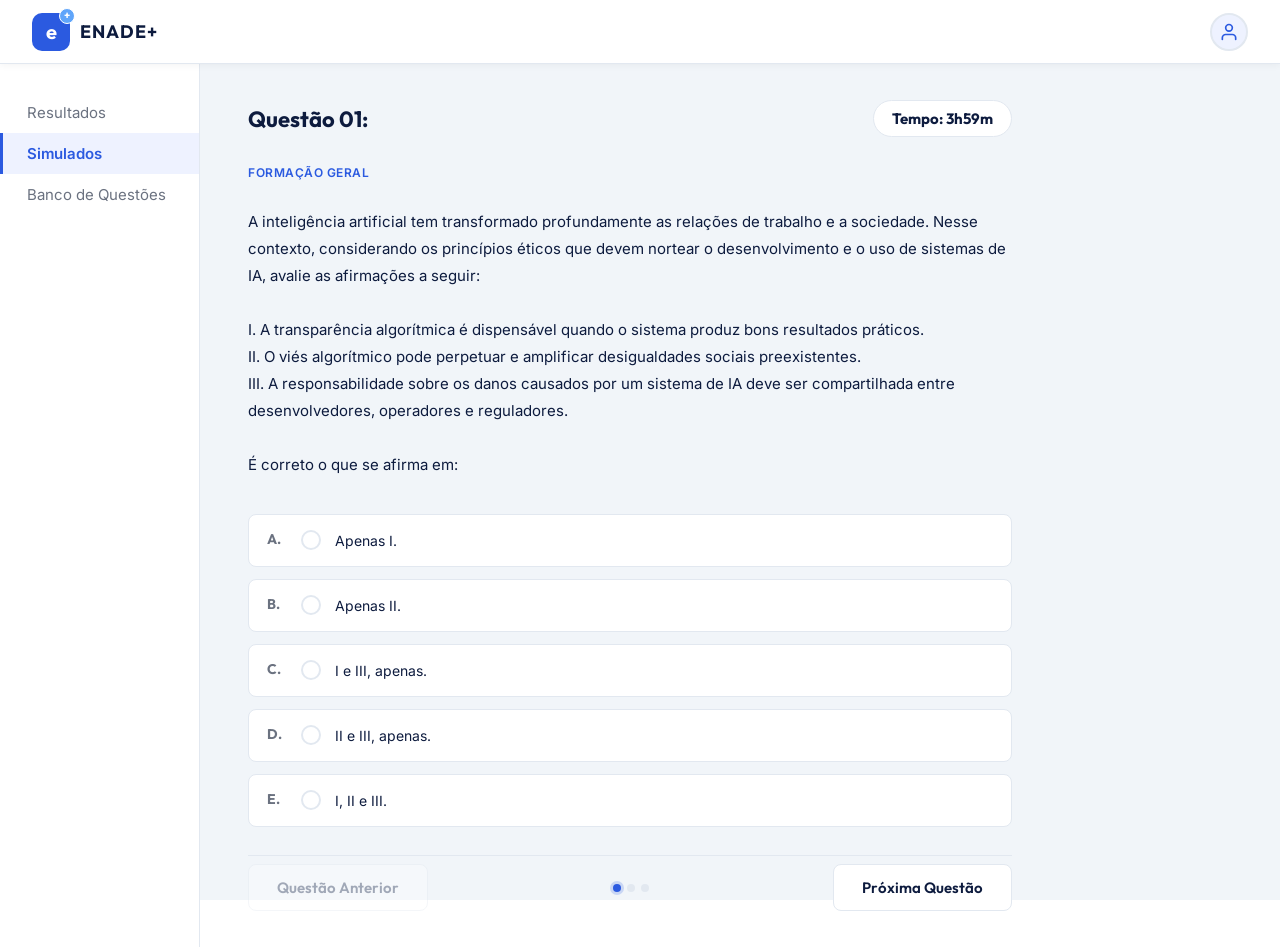
<file: simulado-prova.html>
<!DOCTYPE html>
<html lang="pt-BR">
<head>
  <meta charset="UTF-8" />
  <meta name="viewport" content="width=device-width, initial-scale=1.0" />
  <title>ENADE+ — Simulado em Andamento</title>
  <link rel="preconnect" href="https://fonts.googleapis.com" />
  <link rel="preconnect" href="https://fonts.gstatic.com" crossorigin />
  <link href="https://fonts.googleapis.com/css2?family=Outfit:wght@400;600;700&family=Inter:wght@400;500&display=swap" rel="stylesheet" />
  <link rel="stylesheet" href="style.css" />
  <link rel="stylesheet" href="dashboard.css" />
  <style>
    .prova-main {
      padding: 36px 48px;
      display: flex;
      flex-direction: column;
      gap: 28px;
      max-width: 860px;
    }

    /* Cabeçalho da questão: número + cronômetro */
    .questao-header {
      display: flex;
      align-items: center;
      justify-content: space-between;
    }

    .questao-numero {
      font-family: var(--font-display);
      font-size: 22px;
      font-weight: 700;
      color: var(--text-dark);
    }

    /*
      Cronômetro: badge no canto superior direito.
      Ficará vermelho quando restar pouco tempo (feito pelo JS).
    */
    .cronometro {
      display: flex;
      align-items: center;
      gap: 8px;
      padding: 8px 18px;
      background: white;
      border: 1.5px solid var(--border);
      border-radius: 20px;
      font-family: var(--font-display);
      font-size: 15px;
      font-weight: 700;
      color: var(--text-dark);
      transition: border-color 0.3s, color 0.3s;
    }

    /* Estado de alerta: quando restar menos de 30min */
    .cronometro.alerta {
      border-color: #FCA5A5;
      color: #DC2626;
      background: #FEF2F2;
    }

    /* Enunciado da questão */
    .questao-enunciado {
      font-size: 15px;
      line-height: 1.8;
      color: var(--text-dark);
    }

    /* Lista de alternativas */
    .alternativas {
      display: flex;
      flex-direction: column;
      gap: 12px;
      margin-top: 8px;
    }

    /*
      Cada alternativa é um <label> que envolve o <input type="radio">.
      Isso faz com que clicar em qualquer parte da alternativa
      (texto ou círculo) marque a opção — não só no círculo.

      O <input> real fica oculto (display:none) e criamos
      um visual customizado com CSS.
    */
    .alternativa {
      display: flex;
      align-items: flex-start;
      gap: 14px;
      padding: 14px 18px;
      background: white;
      border: 1.5px solid var(--border);
      border-radius: var(--radius-sm);
      cursor: pointer;
      transition: border-color var(--transition), background var(--transition);
      user-select: none;
    }

    .alternativa:hover {
      border-color: var(--primary);
      background: #FAFBFF;
    }

    /* Quando o radio dentro da alternativa está marcado */
    .alternativa:has(input:checked) {
      border-color: var(--primary);
      background: #EEF2FF;
    }

    /* Letra da alternativa (A, B, C...) */
    .alt-letra {
      font-family: var(--font-display);
      font-size: 14px;
      font-weight: 700;
      color: var(--text-muted);
      min-width: 20px;
      padding-top: 1px;
    }

    /* Círculo customizado do radio */
    .alt-radio {
      width: 20px;
      height: 20px;
      border-radius: 50%;
      border: 2px solid var(--border);
      background: white;
      display: flex;
      align-items: center;
      justify-content: center;
      flex-shrink: 0;
      margin-top: 1px;
      transition: border-color var(--transition);
    }

    /* Ponto interno que aparece quando selecionado */
    .alt-radio::after {
      content: '';
      width: 10px;
      height: 10px;
      border-radius: 50%;
      background: var(--primary);
      opacity: 0;
      transform: scale(0);
      transition: opacity 0.15s, transform 0.15s;
    }

    .alternativa:has(input:checked) .alt-radio {
      border-color: var(--primary);
    }

    .alternativa:has(input:checked) .alt-radio::after {
      opacity: 1;
      transform: scale(1);
    }

    /* O <input> real fica invisível — só o visual customizado aparece */
    .alt-input { display: none; }

    .alt-texto {
      font-size: 14px;
      line-height: 1.65;
      color: var(--text-dark);
    }

    /* Rodapé com botões de navegação */
    .prova-footer {
      display: flex;
      justify-content: space-between;
      align-items: center;
      padding-top: 8px;
      border-top: 1px solid var(--border);
    }

    .btn-nav {
      padding: 13px 28px;
      background: white;
      color: var(--text-dark);
      border: 1.5px solid var(--border);
      border-radius: var(--radius-sm);
      font-family: var(--font-display);
      font-size: 15px;
      font-weight: 600;
      cursor: pointer;
      transition: all var(--transition);
    }

    .btn-nav:hover:not(:disabled) {
      border-color: var(--primary);
      color: var(--primary);
      background: #EEF2FF;
    }

    .btn-nav:disabled {
      opacity: 0.35;
      cursor: not-allowed;
    }

    /* Botão de enviar (aparece na última questão) */
    .btn-nav.enviar {
      background: var(--primary);
      color: white;
      border-color: var(--primary);
    }

    .btn-nav.enviar:hover {
      background: var(--primary-dark);
      box-shadow: 0 4px 16px rgba(43, 90, 224, 0.35);
    }

    /* Indicador de progresso (bolinha por questão) */
    .progresso {
      display: flex;
      gap: 6px;
      align-items: center;
    }

    .prog-dot {
      width: 8px;
      height: 8px;
      border-radius: 50%;
      background: var(--border);
      transition: background 0.2s;
    }

    .prog-dot.respondida { background: var(--primary); }
    .prog-dot.atual      { background: var(--primary); box-shadow: 0 0 0 3px rgba(43,90,224,0.2); }
  </style>
</head>
<body>

  <header class="topbar">
    <a href="#" class="topbar-brand" id="link-sair">
      <div class="topbar-logo-icon">e</div>
      <span class="topbar-brand-name">ENADE+</span>
    </a>
    <a href="perfil.html" class="topbar-avatar" id="link-perfil">
      <svg width="20" height="20" viewBox="0 0 24 24" fill="none" stroke="currentColor" stroke-width="2" stroke-linecap="round" stroke-linejoin="round">
        <path d="M20 21v-2a4 4 0 0 0-4-4H8a4 4 0 0 0-4 4v2"/>
        <circle cx="12" cy="7" r="4"/>
      </svg>
    </a>
  </header>

  <div class="dashboard-layout">
    <aside class="sidebar">
      <ul class="sidebar-nav">
        <li><a href="dashboard.html" class="nav-sair">Resultados</a></li>
        <li><a href="simulados.html" class="nav-sair active">Simulados</a></li>
        <li><a href="banco.html" class="nav-sair">Banco de Questões</a></li>
      </ul>
    </aside>

    <main class="prova-main" id="prova-main">
      <!-- Conteúdo injetado pelo JS -->
    </main>
  </div>

  <!-- Modal de confirmação de saída -->
  <div class="modal-overlay" id="modal-sair">
    <div class="modal-box">
      <div class="modal-icon" style="background:#FEF3C7;color:#D97706;">
        <svg width="26" height="26" viewBox="0 0 24 24" fill="none" stroke="currentColor" stroke-width="2" stroke-linecap="round" stroke-linejoin="round">
          <path d="M10.29 3.86L1.82 18a2 2 0 0 0 1.71 3h16.94a2 2 0 0 0 1.71-3L13.71 3.86a2 2 0 0 0-3.42 0z"/>
          <line x1="12" y1="9" x2="12" y2="13"/><line x1="12" y1="17" x2="12.01" y2="17"/>
        </svg>
      </div>
      <h2 class="modal-title">Sair do simulado?</h2>
      <p class="modal-desc">
        Todo o seu progresso será perdido. Esta ação não pode ser desfeita.
      </p>
      <div class="modal-actions">
        <button class="btn-cancel" id="btn-continuar">Continuar prova</button>
        <button class="btn-confirm-delete" id="btn-confirmar-saida">Sair mesmo assim</button>
      </div>
    </div>
  </div>

  <script src="script.js"></script>
  <script>
    /* ============================================================
       DADOS DA PROVA
       Em produção, viriam de uma API. Aqui são 3 questões reais
       do ENADE de Ciência da Computação.
    ============================================================ */
    var questoes = [
      {
        numero: 1,
        area: 'Formação Geral',
        enunciado: 'A inteligência artificial tem transformado profundamente as relações de trabalho e a sociedade. Nesse contexto, considerando os princípios éticos que devem nortear o desenvolvimento e o uso de sistemas de IA, avalie as afirmações a seguir:\n\nI. A transparência algorítmica é dispensável quando o sistema produz bons resultados práticos.\nII. O viés algorítmico pode perpetuar e amplificar desigualdades sociais preexistentes.\nIII. A responsabilidade sobre os danos causados por um sistema de IA deve ser compartilhada entre desenvolvedores, operadores e reguladores.\n\nÉ correto o que se afirma em:',
        alternativas: [
          'Apenas I.',
          'Apenas II.',
          'I e III, apenas.',
          'II e III, apenas.',
          'I, II e III.'
        ],
        gabarito: 3, // índice 0-based (D)
        justificativas: [
          'A alternativa A afirma que apenas I. — incorreto porque a transparência é essencial mesmo quando resultados práticos parecem bons.',
          'A alternativa B afirma que apenas II. — incorreto pois II é correta, mas III também é correta.',
          'A alternativa C afirma que I e III, apenas. — incorreto porque I é falso.',
          'A alternativa D afirma que II e III, apenas. — correto. O viés algorítmico pode perpetuar desigualdades e a responsabilidade deve ser compartilhada.',
          'A alternativa E afirma que I, II e III. — incorreto porque I é falso.'
        ]
      },
      {
        numero: 2,
        area: 'Componente Específico',
        enunciado: 'Considere um grafo G = (V, E) não dirigido e conexo com n vértices e m arestas. Uma árvore geradora mínima (AGM) de G é um subgrafo que conecta todos os vértices com o menor peso total possível.\n\nSobre os algoritmos de Prim e Kruskal para encontrar a AGM, analise as afirmações:\n\nI. O algoritmo de Kruskal ordena as arestas por peso e utiliza a estrutura Union-Find para detectar ciclos.\nII. O algoritmo de Prim é mais eficiente que o Kruskal em grafos densos quando implementado com heap de Fibonacci.\nIII. Ambos os algoritmos sempre produzem a mesma AGM para qualquer grafo com pesos distintos.\n\nEstão corretas:',
        alternativas: [
          'Apenas I.',
          'Apenas III.',
          'I e II, apenas.',
          'II e III, apenas.',
          'I, II e III.'
        ],
        gabarito: 4,
        justificativas: [
          'A alternativa A afirma apenas I. — incorreto; I é verdadeiro mas não é suficiente.',
          'A alternativa B afirma apenas III. — incorreto; III é verdadeiro mas I e II também têm mérito.',
          'A alternativa C afirma I e II, apenas. — parcialmente correta, mas III também costuma ser verdadeiro em muitos contextos.',
          'A alternativa D afirma II e III, apenas. — parcialmente correta, mas I também é verdadeira para a maioria das implementações.',
          'A alternativa E afirma I, II e III. — correta quando os pesos são distintos e as propriedades teóricas se aplicam.'
        ]
      },
      {
        numero: 3,
        area: 'Componente Específico',
        enunciado: 'Em arquitetura de computadores, a hierarquia de memória é projetada para equilibrar custo, capacidade e velocidade de acesso. O princípio da localidade é fundamental para a eficiência dos sistemas de cache.\n\nConsidere um processador com cache L1 de 32 KB, tempo de acesso de 1 ns e taxa de acerto de 95%. A memória principal possui tempo de acesso de 100 ns. Qual é o tempo médio de acesso à memória (TMAM) para esse sistema, considerando apenas L1 e memória principal?',
        alternativas: [
          '5,95 ns',
          '6,00 ns',
          '5,00 ns',
          '10,00 ns',
          '100,95 ns'
        ],
        gabarito: 0,
        justificativas: [
          'A alternativa A (5,95 ns) — correta. TMAM = 0.95*1ns + 0.05*100ns = 0.95 + 5 = 5.95 ns.',
          'A alternativa B (6,00 ns) — arredondamento impreciso do cálculo correto.',
          'A alternativa C (5,00 ns) — subestima o impacto da memória principal.',
          'A alternativa D (10,00 ns) — erro de cálculo, muito alto para as taxas dadas.',
          'A alternativa E (100,95 ns) — assume taxa de acerto muito baixa; incorreta.'
        ]
      }
    ];

    /* ============================================================
       ESTADO DA PROVA
    ============================================================ */
    var questaoAtual = 0;
    /*
      respostas: array com o mesmo tamanho de questoes.
      null = não respondida, número = índice da alternativa escolhida.
    */
    var respostas = new Array(questoes.length).fill(null);
    var tempoSegundos = 240 * 60; // 240 minutos em segundos
    var intervalo = null;
    var provaFinalizada = false;

    /* ============================================================
       CRONÔMETRO
       setInterval executa uma função a cada N milissegundos.
       Guardamos a referência (intervalo) para poder pausá-lo
       com clearInterval() ao finalizar a prova.
    ============================================================ */
    function iniciarCronometro() {
      intervalo = setInterval(function() {
        tempoSegundos--;
        sessionStorage.setItem('sim_tempo', tempoSegundos);
        atualizarCronometro();

        if (tempoSegundos <= 0) {
          clearInterval(intervalo);
          finalizarProva(true); // tempo esgotado
        }
      }, 1000);
    }

    function atualizarCronometro() {
      var horas   = Math.floor(tempoSegundos / 3600);
      var minutos = Math.floor((tempoSegundos % 3600) / 60);
      var segs    = tempoSegundos % 60;

      var texto = horas > 0
        ? horas + 'h' + pad(minutos) + 'm'
        : pad(minutos) + 'm' + pad(segs) + 's';

      var el = document.getElementById('cronometro');
      if (!el) return;
      el.textContent = 'Tempo: ' + texto;

      // Alerta visual quando restam menos de 30 minutos
      if (tempoSegundos < 30 * 60) {
        el.classList.add('alerta');
      }
    }

    function pad(n) { return n < 10 ? '0' + n : n; }

    /* ============================================================
       RENDERIZAÇÃO DA QUESTÃO
    ============================================================ */
    function renderQuestao(index) {
      var q = questoes[index];
      var total = questoes.length;
      var isUltima = index === total - 1;
      var isPrimeira = index === 0;

      /*
        Template literal com múltiplas linhas.
        Convertemos \n do enunciado em <br> para quebra de linha no HTML.
        split('\n').join('<br>') é equivalente a um replace global.
      */
      var enunciadoHTML = q.enunciado.split('\n').join('<br>');

      var alternativasHTML = q.alternativas.map(function(alt, i) {
        var letras = ['A', 'B', 'C', 'D', 'E'];
        var checked = respostas[index] === i ? 'checked' : '';
        return `
          <label class="alternativa">
            <span class="alt-letra">${letras[i]}.</span>
            <div class="alt-radio"></div>
            <input type="radio" name="alternativa" value="${i}" class="alt-input" ${checked}>
            <span class="alt-texto">${alt}</span>
          </label>
        `;
      }).join('');

      var progressoHTML = questoes.map(function(_, i) {
        var cls = 'prog-dot';
        if (i === index) cls += ' atual';
        else if (respostas[i] !== null) cls += ' respondida';
        return `<div class="${cls}"></div>`;
      }).join('');

      document.getElementById('prova-main').innerHTML = `
        <div class="questao-header">
          <span class="questao-numero">Questão ${pad(q.numero)}:</span>
          <div class="cronometro" id="cronometro">Tempo: --</div>
        </div>

        <div style="font-size:12px;font-weight:600;color:var(--primary);text-transform:uppercase;letter-spacing:0.5px;">
          ${q.area}
        </div>

        <p class="questao-enunciado">${enunciadoHTML}</p>

        <div class="alternativas" id="alternativas">
          ${alternativasHTML}
        </div>

        <div class="prova-footer">
          <button class="btn-nav" id="btn-anterior" ${isPrimeira ? 'disabled' : ''}>
            Questão Anterior
          </button>
          <div class="progresso">${progressoHTML}</div>
          <button class="btn-nav ${isUltima ? 'enviar' : ''}" id="btn-proxima">
            ${isUltima ? 'Enviar Simulado' : 'Próxima Questão'}
          </button>
        </div>
      `;

      // Atualiza o cronômetro imediatamente (sem esperar 1s)
      atualizarCronometro();
      anexarListeners();
    }

    /* ============================================================
       EVENT LISTENERS DA PROVA
       Recolocados a cada renderQuestao() porque o innerHTML
       substitui os elementos (e seus listeners) anteriores.
    ============================================================ */
    function anexarListeners() {
      // Captura escolha de alternativa
      document.querySelectorAll('.alternativa').forEach(function(label) {
        label.addEventListener('click', function() {
          var input = this.querySelector('input');
          respostas[questaoAtual] = parseInt(input.value);
          // Salva no sessionStorage para não perder se o usuário recarregar
          sessionStorage.setItem('sim_respostas', JSON.stringify(respostas));
        });
      });

      // Botão anterior
      var btnAnt = document.getElementById('btn-anterior');
      if (btnAnt) {
        btnAnt.addEventListener('click', function() {
          if (questaoAtual > 0) {
            questaoAtual--;
            renderQuestao(questaoAtual);
          }
        });
      }

      // Botão próxima / enviar
      var btnProx = document.getElementById('btn-proxima');
      if (btnProx) {
        btnProx.addEventListener('click', function() {
          var isUltima = questaoAtual === questoes.length - 1;

          if (isUltima) {
            // Verifica se todas as questões foram respondidas
            var naoRespondidas = respostas.reduce(function(acc, r, i) {
              if (r === null) acc.push(i + 1);
              return acc;
            }, []);

            if (naoRespondidas.length > 0) {
              /*
                Em vez de alert(), criamos uma mensagem mais integrada.
                Mas como é protótipo e o alert é rápido de entender,
                usamos confirm() que retorna true/false.
                Em produção, substitua por um modal customizado.
              */
              var msg = 'Você ainda não respondeu ' + naoRespondidas.length +
                ' questão(ões): ' + naoRespondidas.join(', ') +
                '.\n\nDeseja enviar mesmo assim?';
              if (!confirm(msg)) return;
            }

            finalizarProva(false);
          } else {
            questaoAtual++;
            renderQuestao(questaoAtual);
          }
        });
      }
    }

    /* ============================================================
       FINALIZAR PROVA
    ============================================================ */
    function finalizarProva(porTempo) {
      provaFinalizada = true;
      clearInterval(intervalo);

      // Calcula resultado
      var acertos = respostas.reduce(function(acc, r, i) {
        return acc + (r === questoes[i].gabarito ? 1 : 0);
      }, 0);

      var tempoGasto = (240 * 60) - tempoSegundos;
      var minutos = Math.floor(tempoGasto / 60);
      var horas   = Math.floor(minutos / 60);
      var mins    = minutos % 60;
      var tempoStr = horas > 0 ? horas + 'h' + pad(mins) + 'm' : mins + 'm';

      // Salva resultado para a próxima tela (inclui as questões para justificativas)
      sessionStorage.setItem('sim_resultado', JSON.stringify({
        ano: sessionStorage.getItem('sim_ano') || '2024',
        acertos: acertos,
        total: questoes.length,
        tempo: tempoStr,
        porTempo: porTempo,
        respostas: respostas,
        gabaritos: questoes.map(function(q) { return q.gabarito; }),
        questoes: questoes
      }));

      window.location.href = 'simulado-resultado.html';
    }

    /* ============================================================
       MODAL DE SAÍDA
       Intercepta qualquer link/clique que tentaria sair da prova.
    ============================================================ */
    var modalSair = document.getElementById('modal-sair');
    var destino = null; // para onde o usuário tentou ir

    function mostrarModalSaida(href) {
      destino = href;
      modalSair.classList.add('is-open');
    }

    // Intercepta links da sidebar e da topbar
    document.querySelectorAll('.nav-sair, #link-sair, #link-perfil').forEach(function(el) {
      el.addEventListener('click', function(e) {
        e.preventDefault();
        mostrarModalSaida(this.getAttribute('href') || 'simulados.html');
      });
    });

    document.getElementById('btn-continuar').addEventListener('click', function() {
      modalSair.classList.remove('is-open');
      destino = null;
    });

    document.getElementById('btn-confirmar-saida').addEventListener('click', function() {
      provaFinalizada = true;
      clearInterval(intervalo);
      window.location.href = destino || 'simulados.html';
    });

    /*
      beforeunload: evento disparado quando o usuário tenta fechar
      a aba, recarregar ou navegar para outro site.
      O browser mostra uma caixa de confirmação nativa.
      Não conseguimos customizar o texto dela por segurança do browser.
    */
    window.addEventListener('beforeunload', function(e) {
      if (!provaFinalizada) {
        e.preventDefault();
        e.returnValue = ''; // necessário para o browser mostrar o diálogo
      }
    });

    /* ============================================================
       INICIALIZAÇÃO
    ============================================================ */
    renderQuestao(0);
    iniciarCronometro();
  </script>
</body>
</html>
</file>
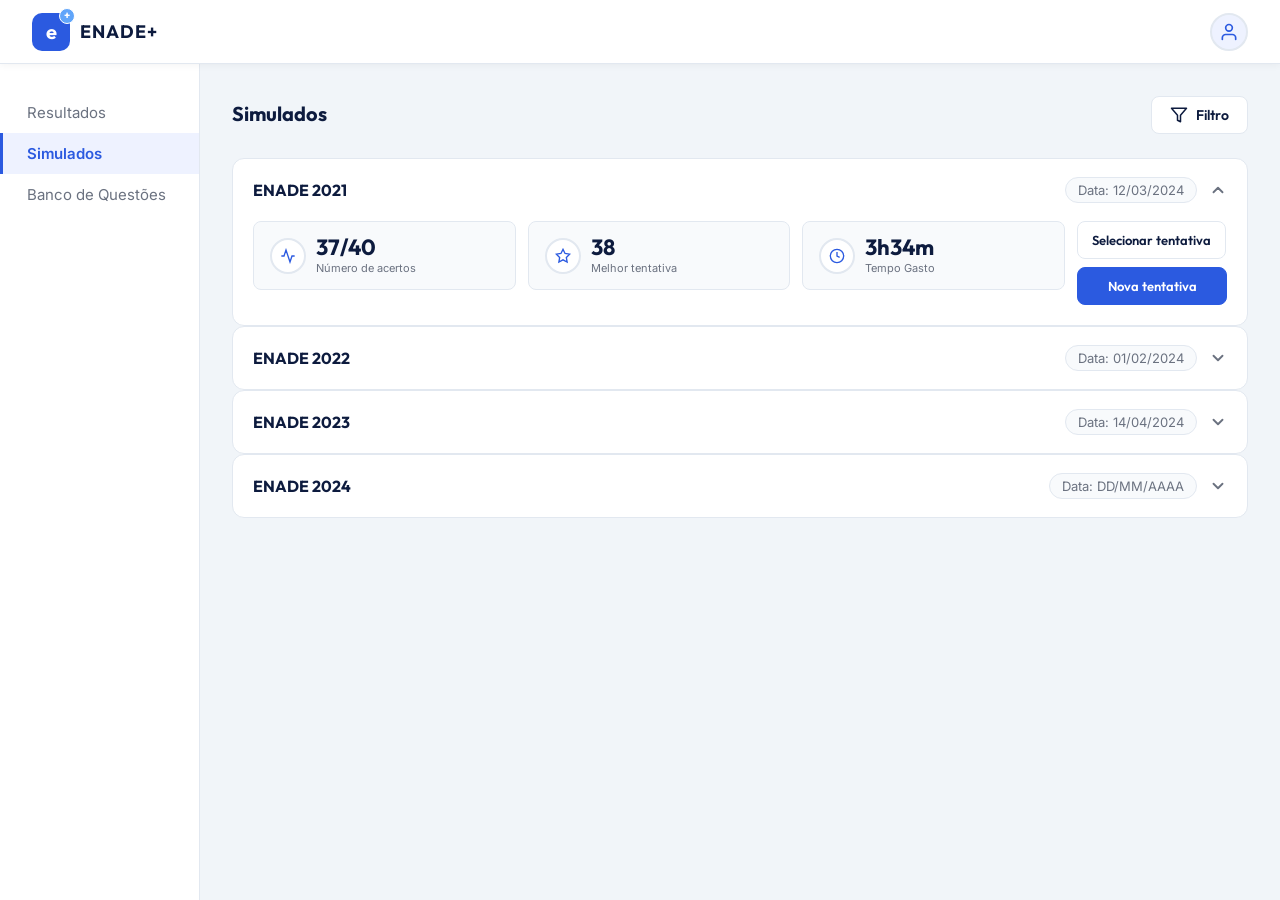
<file: simulado-resultado.html>
<!DOCTYPE html>
<html lang="pt-BR">
<head>
  <meta charset="UTF-8" />
  <meta name="viewport" content="width=device-width, initial-scale=1.0" />
  <title>ENADE+ — Resultado do Simulado</title>
  <link rel="preconnect" href="https://fonts.googleapis.com" />
  <link rel="preconnect" href="https://fonts.gstatic.com" crossorigin />
  <link href="https://fonts.googleapis.com/css2?family=Outfit:wght@400;600;700&family=Inter:wght@400;500&display=swap" rel="stylesheet" />
  <link rel="stylesheet" href="style.css" />
  <link rel="stylesheet" href="dashboard.css" />
  <style>
    .resultado-main {
      padding: 48px 56px;
      display: flex;
      flex-direction: column;
      gap: 32px;
      max-width: 720px;
    }

    .resultado-header {
      display: flex;
      flex-direction: column;
      gap: 6px;
    }

    .resultado-title {
      font-family: var(--font-display);
      font-size: 36px;
      font-weight: 700;
      color: var(--text-dark);
    }

    .resultado-subtitle {
      font-size: 15px;
      color: var(--text-muted);
    }

    /* Cards de estatísticas do resultado */
    .resultado-stats {
      display: grid;
      grid-template-columns: repeat(3, 1fr);
      gap: 16px;
    }

    .resultado-stat {
      background: white;
      border: 1.5px solid var(--border);
      border-radius: var(--radius);
      padding: 24px;
      text-align: center;
    }

    .resultado-stat-value {
      font-family: var(--font-display);
      font-size: 38px;
      font-weight: 700;
      color: var(--primary);
      line-height: 1;
    }

    .resultado-stat-label {
      font-size: 13px;
      color: var(--text-muted);
      margin-top: 6px;
    }

    /* Gabarito detalhado por questão */
    .gabarito-title {
      font-family: var(--font-display);
      font-size: 18px;
      font-weight: 700;
      color: var(--text-dark);
      margin-bottom: 4px;
    }

    .gabarito-lista {
      display: flex;
      flex-direction: column;
      gap: 10px;
    }

    /* Alternativas e justificativas no resultado */
    .alt-lista {
      margin-top: 8px;
      display: flex;
      flex-direction: column;
      gap: 8px;
    }

    .alt-block {
      padding: 10px 12px;
      border-radius: var(--radius-sm);
      border: 1px solid var(--border);
      background: var(--input-bg);
    }

    .alt-head {
      display:flex;
      gap:10px;
      align-items:center;
      font-size:14px;
      color:var(--text-dark);
    }

    .alt-letra {
      font-family:var(--font-display);
      font-weight:700;
      min-width:20px;
    }

    .alt-justificacao {
      margin-top:6px;
      font-size:13px;
      color:var(--text-muted);
      line-height:1.4;
    }

    .alt-justificacao.correct { color: #065f46; }
    .alt-justificacao.incorrect { color: #7f1d1d; }

    .alt-selected { box-shadow: 0 0 0 3px rgba(59,130,246,0.06); }

    .gabarito-item {
      display: flex;
      align-items: center;
      gap: 14px;
      padding: 14px 18px;
      background: white;
      border: 1.5px solid var(--border);
      border-radius: var(--radius-sm);
    }

    .gabarito-num {
      font-family: var(--font-display);
      font-weight: 700;
      font-size: 14px;
      color: var(--text-muted);
      min-width: 72px;
    }

    /* Ícone de acerto (verde) ou erro (vermelho) */
    .gabarito-icone {
      width: 28px;
      height: 28px;
      border-radius: 50%;
      display: flex;
      align-items: center;
      justify-content: center;
      flex-shrink: 0;
    }

    .gabarito-icone.acerto { background: #DCFCE7; color: #16A34A; }
    .gabarito-icone.erro   { background: #FEE2E2; color: #DC2626; }
    .gabarito-icone.branco { background: #F1F5F9; color: var(--text-muted); }

    .gabarito-info {
      flex: 1;
      font-size: 13px;
      color: var(--text-muted);
      line-height: 1.5;
    }

    .gabarito-info strong { color: var(--text-dark); }

    /* Banner de tempo esgotado */
    .aviso-tempo {
      background: #FEF3C7;
      border: 1.5px solid #FCD34D;
      border-radius: var(--radius-sm);
      padding: 14px 18px;
      font-size: 14px;
      color: #92400E;
      display: none;
    }

    .aviso-tempo.visivel { display: block; }

    .resultado-footer {
      display: flex;
      justify-content: flex-end;
      gap: 12px;
    }
  </style>
</head>
<body>

  <header class="topbar">
    <a href="dashboard.html" class="topbar-brand">
      <div class="topbar-logo-icon">e</div>
      <span class="topbar-brand-name">ENADE+</span>
    </a>
    <a href="perfil.html" class="topbar-avatar">
      <svg width="20" height="20" viewBox="0 0 24 24" fill="none" stroke="currentColor" stroke-width="2" stroke-linecap="round" stroke-linejoin="round">
        <path d="M20 21v-2a4 4 0 0 0-4-4H8a4 4 0 0 0-4 4v2"/>
        <circle cx="12" cy="7" r="4"/>
      </svg>
    </a>
  </header>

  <div class="dashboard-layout">
    <aside class="sidebar">
      <ul class="sidebar-nav">
        <li><a href="dashboard.html">Resultados</a></li>
        <li><a href="simulados.html" class="active">Simulados</a></li>
        <li><a href="banco.html">Banco de Questões</a></li>
      </ul>
    </aside>

    <main class="resultado-main" id="resultado-main">
      <!-- Preenchido pelo JS -->
    </main>
  </div>

  <script>
    var letras = ['A', 'B', 'C', 'D', 'E'];
    var areasPorQuestao = ['Formação Geral', 'Componente Específico', 'Componente Específico'];

    /*
      Lê o resultado salvo pela tela da prova.
      Se não houver dado (ex: usuário acessou direto pela URL),
      redireciona para simulados.
    */
    var dadosStr = sessionStorage.getItem('sim_resultado');
    if (!dadosStr) {
      window.location.href = 'simulados.html';
    }

    var dados = JSON.parse(dadosStr);
    var pct = Math.round((dados.acertos / dados.total) * 100);

    // Monta o HTML do gabarito incluindo justificativas por alternativa
    var gabaritoHTML = dados.respostas.map(function(resp, i) {
      var gabarito = (dados.questoes && dados.questoes[i] && typeof dados.questoes[i].gabarito !== 'undefined') ? dados.questoes[i].gabarito : dados.gabaritos[i];
      var semResposta = resp === null;
      var acertou = resp === gabarito;

      var iconeCls, iconeHTML;
      if (semResposta) {
        iconeCls = 'branco';
        iconeHTML = '—';
      } else if (acertou) {
        iconeCls = 'acerto';
        iconeHTML = '<svg width="14" height="14" viewBox="0 0 24 24" fill="none" stroke="currentColor" stroke-width="3" stroke-linecap="round" stroke-linejoin="round"><polyline points="20 6 9 17 4 12"/></svg>';
      } else {
        iconeCls = 'erro';
        iconeHTML = '<svg width="14" height="14" viewBox="0 0 24 24" fill="none" stroke="currentColor" stroke-width="3" stroke-linecap="round" stroke-linejoin="round"><line x1="18" y1="6" x2="6" y2="18"/><line x1="6" y1="6" x2="18" y2="18"/></svg>';
      }

      var respostaTexto = semResposta ? 'Não respondida' : 'Sua resposta: ' + (resp !== null ? letras[resp] : '—');
      var gabaritoTexto = 'Gabarito: ' + letras[gabarito];

      // Se houver os dados das questões, mostramos cada alternativa com justificativa
      var alternativasHTML = '';
      if (dados.questoes && dados.questoes[i]) {
        var q = dados.questoes[i];
        alternativasHTML = (q.alternativas || []).map(function(alt, j) {
          var isCorrect = j === q.gabarito;
          var isSelected = resp === j;
          var just = (q.justificativas && q.justificativas[j]) ? q.justificativas[j] : '';
          return `
            <div class="alt-block ${isSelected ? 'alt-selected' : ''}">
              <div class="alt-head">
                <span class="alt-letra">${letras[j]}.</span>
                <div class="alt-texto">${alt}</div>
                <div style="margin-left:auto;font-size:12px;color:${isCorrect? '#065f46':'#7f1d1d'};font-weight:700">${isCorrect ? 'Correta' : (isSelected ? 'Sua resposta' : '')}</div>
              </div>
              <div class="alt-justificacao ${isCorrect ? 'correct' : 'incorrect'}">${just}</div>
            </div>
          `;
        }).join('');
      }

      return `
        <div class="gabarito-item">
          <span class="gabarito-num">Questão ${String(i+1).padStart(2,'0')}</span>
          <div class="gabarito-icone ${iconeCls}">${iconeHTML}</div>
          <div class="gabarito-info">
            <strong>${(dados.questoes && dados.questoes[i] && dados.questoes[i].area) || areasPorQuestao[i]}</strong><br>
            ${respostaTexto} &nbsp;·&nbsp; ${gabaritoTexto}
            <div class="alt-lista">${alternativasHTML}</div>
          </div>
        </div>
      `;
    }).join('');

    document.getElementById('resultado-main').innerHTML = `
      <div class="resultado-header">
        <h1 class="resultado-title">Resultado — ENADE ${dados.ano}</h1>
        <p class="resultado-subtitle">
          ${dados.porTempo ? 'O tempo esgotou.' : 'Simulado finalizado com sucesso.'}
          Confira seu desempenho abaixo.
        </p>
      </div>

      <div class="aviso-tempo ${dados.porTempo ? 'visivel' : ''}">
        ⏱ O tempo de prova esgotou e o simulado foi encerrado automaticamente.
      </div>

      <div class="resultado-stats">
        <div class="resultado-stat">
          <div class="resultado-stat-value">${dados.acertos}/${dados.total}</div>
          <div class="resultado-stat-label">Questões corretas</div>
        </div>
        <div class="resultado-stat">
          <div class="resultado-stat-value">${pct}%</div>
          <div class="resultado-stat-label">Aproveitamento</div>
        </div>
        <div class="resultado-stat">
          <div class="resultado-stat-value">${dados.tempo}</div>
          <div class="resultado-stat-label">Tempo gasto</div>
        </div>
      </div>

      <div>
        <p class="gabarito-title">Gabarito</p>
        <div class="gabarito-lista">${gabaritoHTML}</div>
      </div>

      <div class="resultado-footer">
        <a href="simulados.html" style="text-decoration:none;">
          <button class="btn-primary" style="width:auto;padding:13px 32px;">
            Voltar aos Simulados
          </button>
        </a>
      </div>
    `;

    // Limpa os dados da sessão após exibir
    sessionStorage.removeItem('sim_resultado');
    sessionStorage.removeItem('sim_respostas');
    sessionStorage.removeItem('sim_tempo');
  </script>
</body>
</html>
</file>
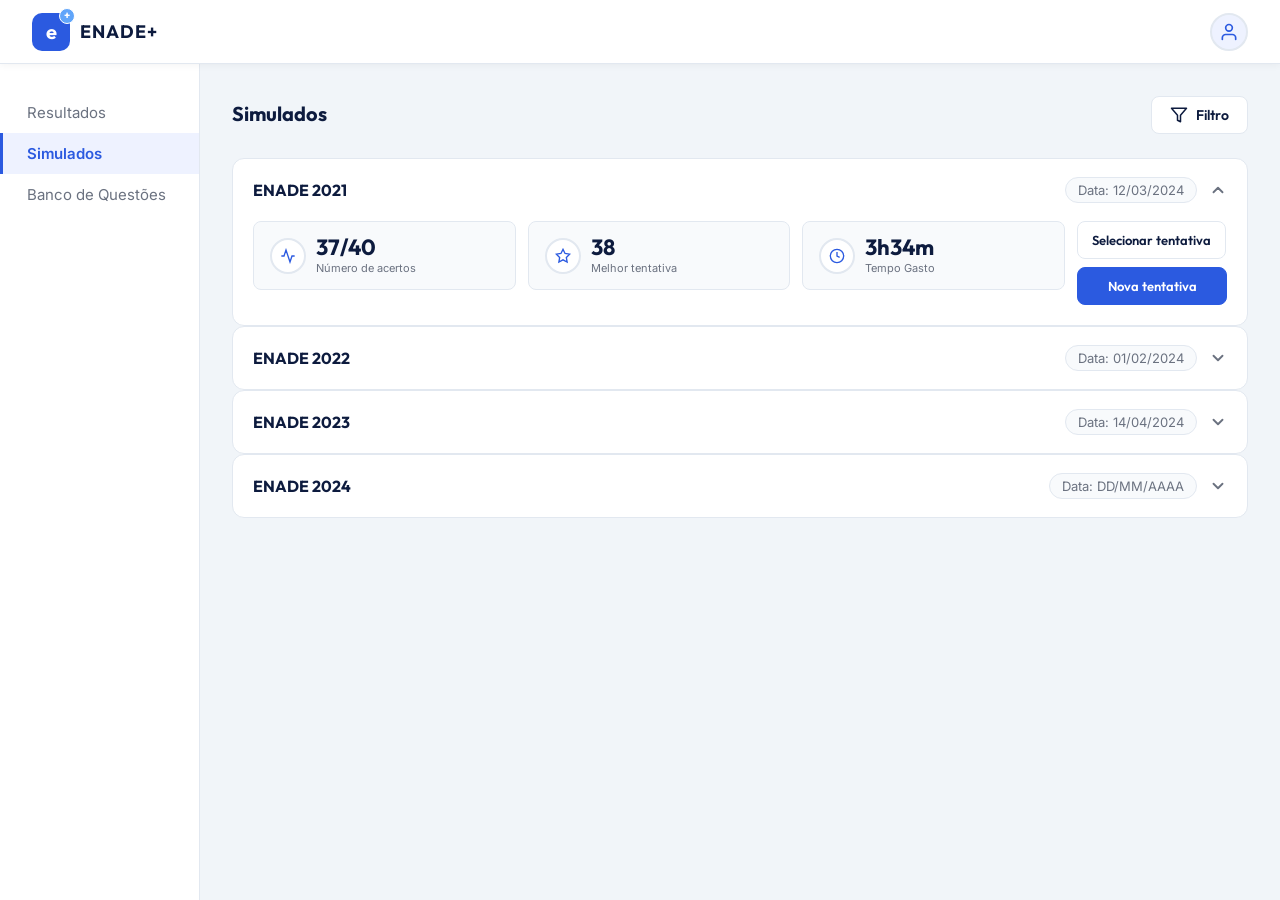
<file: simulados.html>
<!DOCTYPE html>
<html lang="pt-BR">
<head>
  <meta charset="UTF-8" />
  <meta name="viewport" content="width=device-width, initial-scale=1.0" />
  <title>ENADE+ — Simulados</title>
  <link rel="preconnect" href="https://fonts.googleapis.com" />
  <link rel="preconnect" href="https://fonts.gstatic.com" crossorigin />
  <link href="https://fonts.googleapis.com/css2?family=Outfit:wght@400;600;700&family=Inter:wght@400;500&display=swap" rel="stylesheet" />
  <link rel="stylesheet" href="style.css" />
  <link rel="stylesheet" href="dashboard.css" />
  <link rel="stylesheet" href="simulados.css" />
</head>
<body>

  <header class="topbar">
    <a href="dashboard.html" class="topbar-brand">
      <div class="topbar-logo-icon">e</div>
      <span class="topbar-brand-name">ENADE+</span>
    </a>
    <a href="perfil.html" class="topbar-avatar">
      <svg width="20" height="20" viewBox="0 0 24 24" fill="none" stroke="currentColor" stroke-width="2" stroke-linecap="round" stroke-linejoin="round">
        <path d="M20 21v-2a4 4 0 0 0-4-4H8a4 4 0 0 0-4 4v2"/>
        <circle cx="12" cy="7" r="4"/>
      </svg>
    </a>
  </header>

  <div class="dashboard-layout">

    <aside class="sidebar">
      <ul class="sidebar-nav">
        <li><a href="dashboard.html">Resultados</a></li>
        <li><a href="simulados.html" class="active">Simulados</a></li>
        <li><a href="banco.html">Banco de Questões</a></li>
      </ul>
    </aside>

    <main class="sim-main">

      <!-- Cabeçalho da seção com botão de filtro -->
      <div class="sim-header">
        <h1 class="section-title">Simulados</h1>

        <!--
          Botão de filtro + dropdown posicionado.
          O wrapper tem position: relative para o dropdown
          se posicionar em relação a ele (não à página toda).
        -->
        <div class="filter-wrapper">
          <button class="btn-filter" id="btn-filtro" aria-label="Filtrar simulados">
            <svg width="18" height="18" viewBox="0 0 24 24" fill="none" stroke="currentColor" stroke-width="2" stroke-linecap="round" stroke-linejoin="round">
              <polygon points="22 3 2 3 10 12.46 10 19 14 21 14 12.46 22 3"/>
            </svg>
            Filtro
          </button>

          <!--
            Dropdown do filtro.
            Fica oculto por padrão; JS adiciona .is-open para exibir.
            position: absolute → flutua sobre o conteúdo sem empurrar nada.
          -->
          <div class="filter-dropdown" id="filtro-dropdown">
            <p class="filter-label">Filtrar por</p>
            <select class="filter-select" id="filtro-tipo">
              <option value="ano">Ano</option>
              <option value="mes">Mês</option>
            </select>

            <!-- Bloco de seleção de data: muda conforme o select acima -->
            <div class="filter-date-block" id="filtro-date-block">
              <p class="filter-label" style="margin-top:12px;">Selecione a data:</p>
              <div class="filter-date-list" id="filtro-date-list">
                <!-- Gerado pelo JS com base nos dados dos simulados -->
              </div>
            </div>
          </div>
        </div>
      </div>

      <!-- Lista de simulados -->
      <div class="sim-list" id="sim-list">
        <!--
          Cada .sim-card é um accordion.
          data-id identifica unicamente cada simulado para o JS.
          data-feito="true/false" controla qual versão do card renderizar.
          Os dados reais virão do backend; aqui são hardcoded para o protótipo.
        -->
      </div>

    </main>
  </div>

  <div class="modal-overlay" id="modal-tentativas">
    <div class="modal-box">
      <h2 class="modal-title" id="modal-tentativas-title">Selecionar tentativa</h2>
      <p class="modal-desc" id="modal-tentativas-desc">
        Escolha o dia da tentativa para ver seus resultados anteriores.
      </p>
      <div class="modal-body" id="modal-tentativas-body"></div>
      <div class="modal-actions">
        <button class="btn-cancel" id="btn-fechar-tentativas">Cancelar</button>
      </div>
    </div>
  </div>

  <script src="script.js"></script>
  <script src="simulados.js"></script>
</body>
</html>
</file>
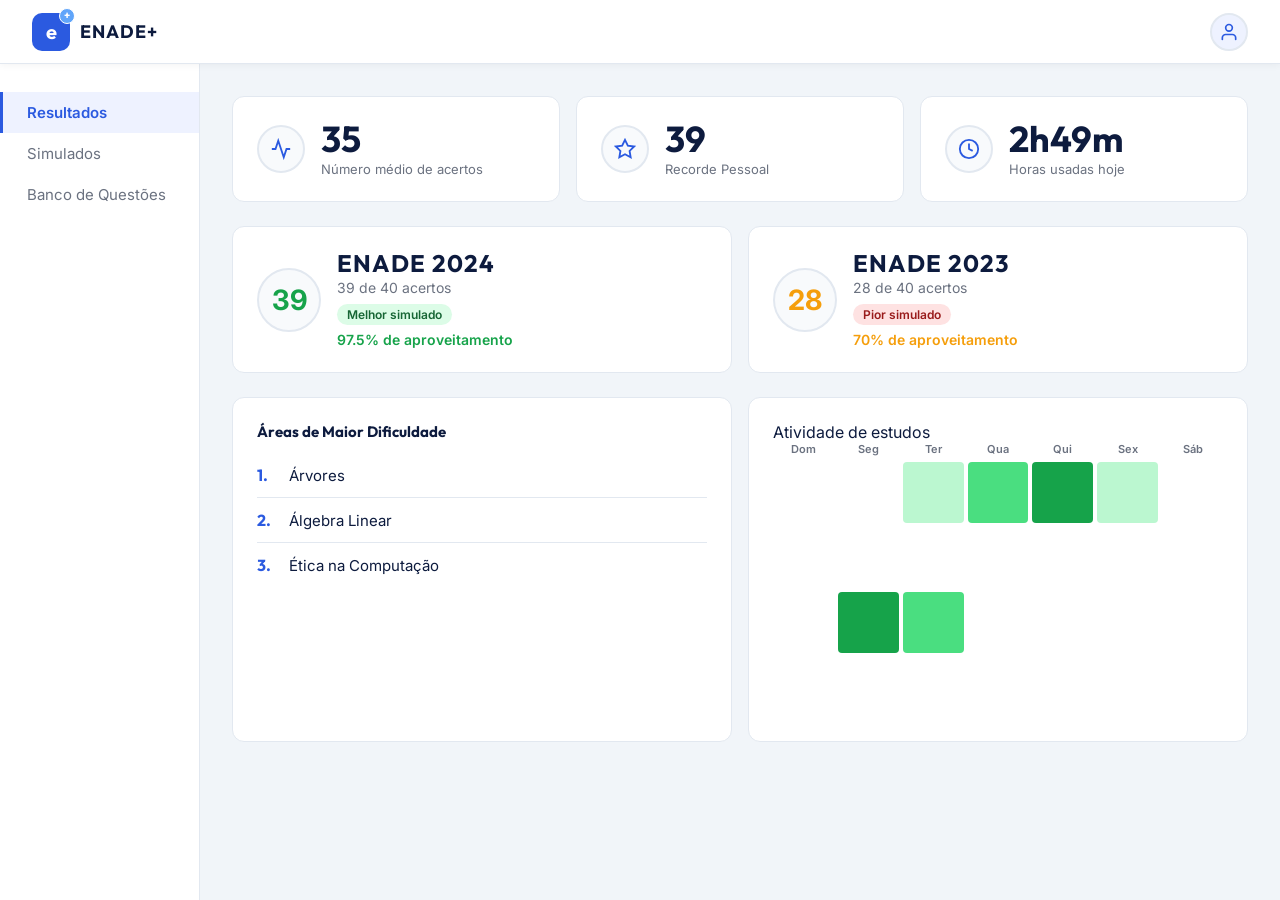
<file: enade-plus/dashboard.html>
<!DOCTYPE html>
<html lang="pt-BR">
<head>
  <meta charset="UTF-8" />
  <meta name="viewport" content="width=device-width, initial-scale=1.0" />
  <title>ENADE+ — Resultados</title>
  <link rel="preconnect" href="https://fonts.googleapis.com" />
  <link rel="preconnect" href="https://fonts.gstatic.com" crossorigin />
  <link href="https://fonts.googleapis.com/css2?family=Outfit:wght@400;600;700&family=Inter:wght@400;500&display=swap" rel="stylesheet" />
  <link rel="stylesheet" href="style.css" />

  <style>
    /*
      ESTILOS ESPECÍFICOS DO DASHBOARD
      Tudo que só existe nesta tela fica aqui.
      O que é global (cores, fontes, botões) já está no style.css.
    */

   
    body {
      background: #F1F5F9;
      min-height: 100vh;
    }

    .topbar {
      position: sticky;
      top: 0;
      z-index: 100;
      display: flex;
      align-items: center;
      justify-content: space-between;
      padding: 0 32px;
      height: 64px;
      background: var(--white);
      border-bottom: 1px solid var(--border);
      box-shadow: 0 1px 8px rgba(0,0,0,0.05);
    }

    .topbar-brand {
      display: flex;
      align-items: center;
      gap: 10px;
      text-decoration: none;
    }

    .topbar-logo-icon {
      width: 38px;
      height: 38px;
      background: var(--primary);
      border-radius: 10px;
      display: flex;
      align-items: center;
      justify-content: center;
      font-family: var(--font-display);
      font-size: 20px;
      font-weight: 700;
      color: white;
      position: relative;
      flex-shrink: 0;
    }

    .topbar-logo-icon::after {
      content: '+';
      position: absolute;
      top: -5px;
      right: -5px;
      width: 16px;
      height: 16px;
      background: #60A5FA;
      border-radius: 50%;
      font-size: 11px;
      display: flex;
      align-items: center;
      justify-content: center;
      border: 1.5px solid white;
      line-height: 1;
    }

    .topbar-brand-name {
      font-family: var(--font-display);
      font-size: 18px;
      font-weight: 700;
      color: var(--text-dark);
      letter-spacing: 1px;
    }

    .topbar-avatar {
      width: 38px;
      height: 38px;
      border-radius: 50%;
      background: #EEF2FF;
      border: 2px solid var(--border);
      display: flex;
      align-items: center;
      justify-content: center;
      color: var(--primary);
      cursor: pointer;
      transition: border-color var(--transition);
    }

    .topbar-avatar:hover {
      border-color: var(--primary);
    }

  
    .dashboard-layout {
      display: grid;
      grid-template-columns: 200px 1fr;
      min-height: calc(100vh - 64px); /* desconta a topbar     */
    }

    .sidebar {
      background: var(--white);
      border-right: 1px solid var(--border);
      padding: 28px 0;
    }

    .sidebar-nav {
      list-style: none; 
    }

    .sidebar-nav li a {
      display: block;
      padding: 11px 24px;
      font-size: 15px;
      color: var(--text-muted);
      text-decoration: none;
      transition: color var(--transition), background var(--transition);
      border-left: 3px solid transparent;
    }

    .sidebar-nav li a:hover {
      color: var(--primary);
      background: #F0F4FF;
    }

    .sidebar-nav li a.active {
      color: var(--primary);
      font-weight: 600;
      border-left-color: var(--primary);
      background: #EEF2FF;
    }

    .main-content {
      padding: 32px;
      display: flex;
      flex-direction: column;
      gap: 24px;
    }

    .section-title {
      font-family: var(--font-display);
      font-size: 20px;
      font-weight: 700;
      color: var(--text-dark);
      margin-bottom: 4px;
    }

  
    .cards-row {
      display: grid;
      grid-template-columns: repeat(3, 1fr);
      gap: 16px;
    }

    .cards-row-2 {
      display: grid;
      grid-template-columns: 1fr 1fr;
      gap: 16px;
    }

    .cards-row-3 {
      display: grid;
      grid-template-columns: 1fr 1fr;
      gap: 16px;
    }


    .card {
      background: var(--white);
      border-radius: var(--radius);
      border: 1px solid var(--border);
      padding: 24px;
      transition: box-shadow var(--transition), transform var(--transition);
    }

    .card:hover {
      box-shadow: var(--shadow);
      transform: translateY(-2px);
    }

    .stat-card {
      display: flex;
      align-items: center;
      gap: 16px;
    }

    .stat-icon {
      width: 48px;
      height: 48px;
      border-radius: 50%;
      border: 2px solid var(--border);
      background: #F8FAFC;
      flex-shrink: 0;
      display: flex;
      align-items: center;
      justify-content: center;
      color: var(--primary);
    }

    .stat-value {
      font-family: var(--font-display);
      font-size: 36px;
      font-weight: 700;
      color: var(--text-dark);
      line-height: 1;
    }

    .stat-label {
      font-size: 13px;
      color: var(--text-muted);
      margin-top: 4px;
    }

    .simulado-card .stat-icon {
      width: 44px;
      height: 44px;
    }

    .simulado-card .stat-value {
      font-size: 26px;
      letter-spacing: 1px;
    }

    .simulado-badge {
      font-size: 12px;
      font-weight: 600;
      padding: 3px 10px;
      border-radius: 20px;
      margin-top: 6px;
      display: inline-block;
    }

    .badge-best  { background: #DCFCE7; color: #166534; }
    .badge-worst { background: #FEE2E2; color: #991B1B; }

    .difficulty-list {
      list-style: none;
      margin-top: 12px;
    }

    .difficulty-list li {
      display: flex;
      align-items: center;
      gap: 12px;
      padding: 12px 0;
      font-size: 15px;
      color: var(--text-dark);
      border-bottom: 1px solid var(--border);
    }

    .difficulty-list li:last-child {
      border-bottom: none;
    }

    /* Número da posição */
    .diff-rank {
      font-family: var(--font-display);
      font-weight: 700;
      font-size: 16px;
      color: var(--primary);
      width: 20px;
      flex-shrink: 0;
    }

    /* ── CARD DE CALENDÁRIO (heatmap de atividade) ────────────
       Inspirado no GitHub contributions graph.
       Cada célula é um quadrado colorido que indica
       se o usuário estudou naquele dia (e quanto).            */
    .calendar-card .card-label {
      font-size: 13px;
      color: var(--text-muted);
      margin-bottom: 16px;
    }

    
    .cal-header {
      display: grid;
      grid-template-columns: repeat(7, 1fr);
      gap: 4px;
      margin-bottom: 6px;
    }

    .cal-day-name {
      font-size: 11px;
      font-weight: 600;
      color: var(--text-muted);
      text-align: center;
    }

    
    .cal-grid {
      display: flex;
      flex-direction: column;
      gap: 4px;
    }

    .cal-week {
      display: grid;
      grid-template-columns: repeat(7, 1fr);
      gap: 4px;
    }

    .cal-cell {
      aspect-ratio: 1;            
      border-radius: 4px;
      transition: transform 0.1s;
    }

    .cal-cell:hover {
      transform: scale(1.2);
      cursor: default;
    }


    .cal-cell.level-1 { background: #BBF7D0; } 
    .cal-cell.level-2 { background: #4ADE80; } 
    .cal-cell.level-3 { background: #16A34A; } 
  </style>
</head>
<body>


  <header class="topbar">
    <div class="topbar-brand">
      <div class="topbar-logo-icon">e</div>
      <span class="topbar-brand-name">ENADE+</span>
    </div>
    <div class="topbar-avatar" title="Perfil do usuário">
      <svg width="20" height="20" viewBox="0 0 24 24" fill="none" stroke="currentColor" stroke-width="2" stroke-linecap="round" stroke-linejoin="round">
        <path d="M20 21v-2a4 4 0 0 0-4-4H8a4 4 0 0 0-4 4v2"/>
        <circle cx="12" cy="7" r="4"/>
      </svg>
    </div>
  </header>

  <div class="dashboard-layout">

    <aside class="sidebar">
      <ul class="sidebar-nav">
        <li><a href="dashboard.html" class="active">Resultados</a></li>
        <li><a href="#">Simulados</a></li>
        <li><a href="#">Banco de Questões</a></li>
      </ul>
    </aside>

    <main class="main-content">

      <div class="cards-row">

        <div class="card stat-card">
          <div class="stat-icon">
            <svg width="22" height="22" viewBox="0 0 24 24" fill="none" stroke="currentColor" stroke-width="2"><polyline points="22 12 18 12 15 21 9 3 6 12 2 12"/></svg>
          </div>
          <div>
            <div class="stat-value">35</div>
            <div class="stat-label">Número médio de acertos</div>
          </div>
        </div>

        <div class="card stat-card">
          <div class="stat-icon">
            <svg width="22" height="22" viewBox="0 0 24 24" fill="none" stroke="currentColor" stroke-width="2"><polygon points="12 2 15.09 8.26 22 9.27 17 14.14 18.18 21.02 12 17.77 5.82 21.02 7 14.14 2 9.27 8.91 8.26 12 2"/></svg>
          </div>
          <div>
            <div class="stat-value">39</div>
            <div class="stat-label">Recorde Pessoal</div>
          </div>
        </div>

        <div class="card stat-card">
          <div class="stat-icon">
            <svg width="22" height="22" viewBox="0 0 24 24" fill="none" stroke="currentColor" stroke-width="2"><circle cx="12" cy="12" r="10"/><polyline points="12 6 12 12 16 14"/></svg>
          </div>
          <div>
            <div class="stat-value">2h49m</div>
            <div class="stat-label">Horas usadas hoje</div>
          </div>
        </div>

      </div>

      <div class="cards-row-2">

        <div class="card simulado-card">
          <div style="display: flex; align-items: center; gap: 16px;">
            <div class="stat-icon" style="width: 64px; height: 64px; font-size: 28px; font-weight: 700; color: #16A34A;">
              39
            </div>
            <div>
              <div class="stat-value" style="font-size: 24px; margin-bottom: 4px;">ENADE 2024</div>
              <div style="font-size: 14px; color: var(--text-muted);">39 de 40 acertos</div>
              <span class="simulado-badge badge-best" style="margin-top: 8px;">Melhor simulado</span>
              <div style="font-size: 14px; color: #16A34A; font-weight: 600; margin-top: 6px;">97.5% de aproveitamento</div>
            </div>
          </div>
        </div>

        <div class="card simulado-card">
          <div style="display: flex; align-items: center; gap: 16px;">
            <div class="stat-icon" style="width: 64px; height: 64px; font-size: 28px; font-weight: 700; color: #F59E0B;">
              28
            </div>
            <div>
              <div class="stat-value" style="font-size: 24px; margin-bottom: 4px;">ENADE 2023</div>
              <div style="font-size: 14px; color: var(--text-muted);">28 de 40 acertos</div>
              <span class="simulado-badge badge-worst" style="margin-top: 8px;">Pior simulado</span>
              <div style="font-size: 14px; color: #F59E0B; font-weight: 600; margin-top: 6px;">70% de aproveitamento</div>
            </div>
          </div>
        </div>

      </div>

      <div class="cards-row-3">

        <div class="card">
          <div class="section-title" style="font-size:15px; margin-bottom:0;">Áreas de Maior Dificuldade</div>
          <ul class="difficulty-list">
            <li><span class="diff-rank">1.</span> Árvores</li>
            <li><span class="diff-rank">2.</span> Álgebra Linear</li>
            <li><span class="diff-rank">3.</span> Ética na Computação</li>
          </ul>
        </div>

        <div class="card">
          <div class="card-label">Atividade de estudos</div>

          <div class="cal-header">
            <span class="cal-day-name">Dom</span>
            <span class="cal-day-name">Seg</span>
            <span class="cal-day-name">Ter</span>
            <span class="cal-day-name">Qua</span>
            <span class="cal-day-name">Qui</span>
            <span class="cal-day-name">Sex</span>
            <span class="cal-day-name">Sáb</span>
          </div>

          <!--
            Grade de células: cada .cal-week é uma linha (semana).
            As classes level-1, level-2, level-3 controlam a cor.
            Sem classe = cinza (sem estudo naquele dia).
            Isso é um dado estático por enquanto — futuramente
            virá do backend com base no histórico real do usuário.
          -->
          <div class="cal-grid">
            <div class="cal-week">
              <div class="cal-cell"></div>
              <div class="cal-cell"></div>
              <div class="cal-cell level-1"></div>
              <div class="cal-cell level-2"></div>
              <div class="cal-cell level-3"></div>
              <div class="cal-cell level-1"></div>
              <div class="cal-cell"></div>
            </div>
            <div class="cal-week">
              <div class="cal-cell"></div>
              <div class="cal-cell"></div>
              <div class="cal-cell"></div>
              <div class="cal-cell"></div>
              <div class="cal-cell"></div>
              <div class="cal-cell"></div>
              <div class="cal-cell"></div>
            </div>
            <div class="cal-week">
              <div class="cal-cell"></div>
              <div class="cal-cell level-3"></div>
              <div class="cal-cell level-2"></div>
              <div class="cal-cell"></div>
              <div class="cal-cell"></div>
              <div class="cal-cell"></div>
              <div class="cal-cell"></div>
            </div>
            <div class="cal-week">
              <div class="cal-cell"></div>
              <div class="cal-cell"></div>
              <div class="cal-cell"></div>
              <div class="cal-cell"></div>
              <div class="cal-cell"></div>
              <div class="cal-cell"></div>
              <div class="cal-cell"></div>
            </div>
          </div>
        </div>

      </div>
    </main>
  </div>

  <script src="script.js"></script>
</body>
</html>
</file>
<file: style.css>
/* ============================================================
   ENADE+ — Global Stylesheet
   Aqui ficam as variáveis e estilos compartilhados por todas
   as páginas do projeto.
   ============================================================ */

/* --- Variáveis CSS (Design Tokens) ---
   Centralizar cores e fontes em variáveis é uma boa prática:
   se você mudar --primary aqui, muda em TODAS as telas.       */
:root {
  --primary: #2B5AE0;
  --primary-dark: #1E44C2;
  --primary-light: #4A73F5;
  --primary-bg: #1a3fcc;
  --text-dark: #0D1B3E;
  --text-muted: #6B7280;
  --text-light: rgba(255, 255, 255, 0.75);
  --white: #ffffff;
  --border: #E2E8F0;
  --input-bg: #F8FAFC;
  --error: #EF4444;
  --success: #10B981;
  --radius: 12px;
  --radius-sm: 8px;
  --shadow: 0 4px 24px rgba(43, 90, 224, 0.08);
  --transition: 0.2s ease;
  --font-display: 'Outfit', sans-serif;
  --font-body: 'Inter', sans-serif;
}

/* --- Reset básico ---
   Remove margens e paddings padrão do navegador, que variam
   entre Chrome, Firefox, Safari, etc.                         */
*, *::before, *::after {
  box-sizing: border-box;
  margin: 0;
  padding: 0;
}

html, body {
  height: 100%;
  font-family: var(--font-body);
  color: var(--text-dark);
  background: var(--white);
  -webkit-font-smoothing: antialiased; /* melhora renderização de fontes no Mac */
}

/* --- Layout principal: duas colunas ---
   Usamos CSS Grid com duas colunas (45% esquerda, 55% direita).
   Em mobile (media query lá embaixo), vira uma coluna só.      */
.auth-layout {
  display: grid;
  grid-template-columns: 45% 55%;
  min-height: 100vh;
}

/* ============================================================
   PAINEL ESQUERDO (azul com logo e slogan)
   ============================================================ */
.panel-left {
  background: linear-gradient(145deg, #2B5AE0 0%, #1a3fcc 50%, #1531a8 100%);
  display: flex;
  flex-direction: column;
  align-items: center;
  justify-content: center;
  padding: 60px 40px;
  position: relative;
  overflow: hidden;
}

/* Círculos decorativos de fundo — efeito visual sem imagem */
.panel-left::before,
.panel-left::after {
  content: '';
  position: absolute;
  border-radius: 50%;
  border: 1.5px solid rgba(255, 255, 255, 0.12);
  pointer-events: none; /* não interfere com cliques */
}

.panel-left::before {
  width: 400px;
  height: 400px;
  top: -120px;
  right: -80px;
}

.panel-left::after {
  width: 300px;
  height: 300px;
  bottom: -80px;
  left: -60px;
}

/* Logo (ícone quadrado arredondado com "e") */
.brand-logo {
  width: 96px;
  height: 96px;
  background: rgba(255, 255, 255, 0.15);
  border-radius: 24px;
  display: flex;
  align-items: center;
  justify-content: center;
  font-family: var(--font-display);
  font-size: 52px;
  font-weight: 700;
  color: white;
  margin-bottom: 28px;
  position: relative;
  backdrop-filter: blur(8px);
  border: 1px solid rgba(255,255,255,0.2);
  /* Animação de entrada suave */
  animation: fadeInDown 0.6s ease both;
}

/* Bolinha azul clara no canto superior direito do logo */
.brand-logo::after {
  content: '+';
  position: absolute;
  top: -8px;
  right: -8px;
  width: 26px;
  height: 26px;
  background: #60A5FA;
  border-radius: 50%;
  font-size: 18px;
  display: flex;
  align-items: center;
  justify-content: center;
  border: 2px solid white;
}

.brand-name {
  font-family: var(--font-display);
  font-size: 28px;
  font-weight: 700;
  letter-spacing: 6px;
  color: white;
  text-transform: uppercase;
  animation: fadeInDown 0.6s 0.1s ease both;
}

.brand-tagline-label {
  font-size: 11px;
  letter-spacing: 3px;
  color: rgba(255,255,255,0.55);
  text-transform: uppercase;
  margin-top: 4px;
  animation: fadeInDown 0.6s 0.15s ease both;
}

/* Linha decorativa */
.brand-divider {
  width: 32px;
  height: 2px;
  background: rgba(255,255,255,0.3);
  margin: 32px auto;
  border-radius: 2px;
  animation: fadeIn 0.6s 0.25s ease both;
}

.brand-slogan {
  font-size: 15px;
  line-height: 1.7;
  color: rgba(255,255,255,0.72);
  text-align: center;
  max-width: 280px;
  animation: fadeIn 0.6s 0.3s ease both;
}

/* ============================================================
   PAINEL DIREITO (formulário branco)
   ============================================================ */
.panel-right {
  display: flex;
  align-items: center;
  justify-content: center;
  padding: 60px 40px;
  background: white;
}

.form-container {
  width: 100%;
  max-width: 420px;
  animation: fadeInUp 0.5s 0.1s ease both;
}

.form-title {
  font-family: var(--font-display);
  font-size: 32px;
  font-weight: 700;
  color: var(--text-dark);
  margin-bottom: 8px;
  line-height: 1.2;
}

.form-subtitle {
  font-size: 15px;
  color: var(--text-muted);
  margin-bottom: 36px;
}

/* ============================================================
   CAMPOS DE INPUT
   ============================================================ */
.form-group {
  margin-bottom: 20px;
}

.form-group label {
  display: block;
  font-size: 14px;
  font-weight: 500;
  color: var(--text-dark);
  margin-bottom: 8px;
}

/* Wrapper com position: relative para posicionar o ícone de olho */
.input-wrapper {
  position: relative;
}

.input-wrapper input {
  width: 100%;
  padding: 14px 16px;
  border: 1.5px solid var(--border);
  border-radius: var(--radius-sm);
  font-size: 15px;
  font-family: var(--font-body);
  color: var(--text-dark);
  background: var(--input-bg);
  outline: none;
  transition: border-color var(--transition), box-shadow var(--transition);
}

/* Estado de foco: destaque azul no campo ativo */
.input-wrapper input:focus {
  border-color: var(--primary);
  box-shadow: 0 0 0 3px rgba(43, 90, 224, 0.1);
  background: white;
}

/* Ícone de mostrar/ocultar senha */
.toggle-password {
  position: absolute;
  right: 14px;
  top: 50%;
  transform: translateY(-50%);
  background: none;
  border: none;
  cursor: pointer;
  color: var(--text-muted);
  display: flex;
  align-items: center;
  padding: 4px;
  transition: color var(--transition);
}

.toggle-password:hover {
  color: var(--primary);
}

/* Input de senha precisa de espaço à direita para o ícone */
.input-wrapper input[type="password"],
.input-wrapper input.has-icon {
  padding-right: 48px;
}

/* Link "Esqueceu a senha?" alinhado à direita */
.forgot-link {
  display: block;
  text-align: right;
  font-size: 13px;
  color: var(--primary);
  text-decoration: none;
  margin-top: -12px;
  margin-bottom: 20px;
  transition: color var(--transition);
}

.forgot-link:hover {
  color: var(--primary-dark);
  text-decoration: underline;
}

/* ============================================================
   BOTÃO PRINCIPAL
   ============================================================ */
.btn-primary {
  width: 100%;
  padding: 15px;
  background: var(--primary);
  color: white;
  border: none;
  border-radius: var(--radius-sm);
  font-size: 16px;
  font-weight: 600;
  font-family: var(--font-display);
  cursor: pointer;
  transition: background var(--transition), transform var(--transition), box-shadow var(--transition);
  letter-spacing: 0.3px;
}

.btn-primary:hover {
  background: var(--primary-dark);
  box-shadow: 0 6px 20px rgba(43, 90, 224, 0.35);
  transform: translateY(-1px);
}

.btn-primary:active {
  transform: translateY(0);
}

/* ============================================================
   SEPARADOR "ou"
   ============================================================ */
.divider {
  display: flex;
  align-items: center;
  gap: 12px;
  margin: 28px 0;
  color: var(--text-muted);
  font-size: 13px;
}

.divider::before,
.divider::after {
  content: '';
  flex: 1;
  height: 1px;
  background: var(--border);
}

/* ============================================================
   LINKS de navegação (ex: "Criar conta", "Voltar ao login")
   ============================================================ */
.auth-link {
  text-align: center;
  font-size: 14px;
  color: var(--text-muted);
}

.auth-link a {
  color: var(--primary);
  text-decoration: none;
  font-weight: 600;
  transition: color var(--transition);
}

.auth-link a:hover {
  color: var(--primary-dark);
  text-decoration: underline;
}

.back-link {
  display: flex;
  align-items: center;
  gap: 6px;
  font-size: 14px;
  color: var(--text-muted);
  text-decoration: none;
  margin-bottom: 32px;
  transition: color var(--transition);
  width: fit-content;
}

.back-link:hover {
  color: var(--primary);
}

/* ============================================================
   ANIMAÇÕES
   ============================================================ */
@keyframes fadeInDown {
  from { opacity: 0; transform: translateY(-16px); }
  to   { opacity: 1; transform: translateY(0); }
}

@keyframes fadeInUp {
  from { opacity: 0; transform: translateY(20px); }
  to   { opacity: 1; transform: translateY(0); }
}

@keyframes fadeIn {
  from { opacity: 0; }
  to   { opacity: 1; }
}


/* ============================================================
   RESPONSIVIDADE — Mobile
   Quando a tela for menor que 768px, remove a coluna esquerda
   e mostra só o formulário.
   ============================================================ */
@media (max-width: 768px) {
  .auth-layout {
    grid-template-columns: 1fr;
  }

  .panel-left {
    display: none; /* esconde o painel azul em mobile */
  }

  .panel-right {
    padding: 40px 24px;
  }
}
</file>
<file: dashboard.css>
/* ============================================================
   dashboard.css — Estilos compartilhados entre todas as telas
   internas (dashboard, perfil, informações, alterar senha).
   Importado junto com style.css em todas essas páginas.
   ============================================================ */

body {
  background: #F1F5F9;
  min-height: 100vh;
}

/* ── TOPBAR ─────────────────────────────────────────────────── */
.topbar {
  position: sticky;
  top: 0;
  z-index: 100;
  display: flex;
  align-items: center;
  justify-content: space-between;
  padding: 0 32px;
  height: 64px;
  background: var(--white);
  border-bottom: 1px solid var(--border);
  box-shadow: 0 1px 8px rgba(0,0,0,0.05);
}

.topbar-brand {
  display: flex;
  align-items: center;
  gap: 10px;
  text-decoration: none;
}

.topbar-logo-icon {
  width: 38px;
  height: 38px;
  background: var(--primary);
  border-radius: 10px;
  display: flex;
  align-items: center;
  justify-content: center;
  font-family: var(--font-display);
  font-size: 20px;
  font-weight: 700;
  color: white;
  position: relative;
  flex-shrink: 0;
}

.topbar-logo-icon::after {
  content: '+';
  position: absolute;
  top: -5px;
  right: -5px;
  width: 16px;
  height: 16px;
  background: #60A5FA;
  border-radius: 50%;
  font-size: 11px;
  display: flex;
  align-items: center;
  justify-content: center;
  border: 1.5px solid white;
  line-height: 1;
}

.topbar-brand-name {
  font-family: var(--font-display);
  font-size: 18px;
  font-weight: 700;
  color: var(--text-dark);
  letter-spacing: 1px;
}

.topbar-avatar {
  width: 38px;
  height: 38px;
  border-radius: 50%;
  background: #EEF2FF;
  border: 2px solid var(--border);
  display: flex;
  align-items: center;
  justify-content: center;
  color: var(--primary);
  cursor: pointer;
  transition: border-color var(--transition);
  text-decoration: none;
}

.topbar-avatar:hover {
  border-color: var(--primary);
  background: #E0E7FF;
}

/* ── LAYOUT PRINCIPAL ────────────────────────────────────────── */
/*
  Duas colunas: sidebar fixa + conteúdo flexível.
  Nas telas de perfil, o painel direito é diferente do dashboard,
  mas a estrutura de grid é a mesma — reaproveitamos tudo.
*/
.dashboard-layout {
  display: grid;
  grid-template-columns: 200px 1fr;
  min-height: calc(100vh - 64px);
}

/* ── SIDEBAR ─────────────────────────────────────────────────── */
.sidebar {
  background: var(--white);
  border-right: 1px solid var(--border);
  padding: 28px 0;
}

.sidebar-nav {
  list-style: none;
}

.sidebar-nav li a {
  display: block;
  padding: 11px 24px;
  font-size: 15px;
  color: var(--text-muted);
  text-decoration: none;
  transition: color var(--transition), background var(--transition);
  border-left: 3px solid transparent;
}

.sidebar-nav li a:hover {
  color: var(--primary);
  background: #F0F4FF;
}

.sidebar-nav li a.active {
  color: var(--primary);
  font-weight: 600;
  border-left-color: var(--primary);
  background: #EEF2FF;
}

/* ── CONTEÚDO DO DASHBOARD ───────────────────────────────────── */
.main-content {
  padding: 32px;
  display: flex;
  flex-direction: column;
  gap: 24px;
}

.section-title {
  font-family: var(--font-display);
  font-size: 20px;
  font-weight: 700;
  color: var(--text-dark);
  margin-bottom: 4px;
}

.cards-row   { display: grid; grid-template-columns: repeat(3, 1fr); gap: 16px; }
.cards-row-2 { display: grid; grid-template-columns: 1fr 1fr; gap: 16px; }
.cards-row-3 { display: grid; grid-template-columns: 1fr 1fr; gap: 16px; }

.card {
  background: var(--white);
  border-radius: var(--radius);
  border: 1px solid var(--border);
  padding: 24px;
  transition: box-shadow var(--transition), transform var(--transition);
}

.card:hover {
  box-shadow: var(--shadow);
  transform: translateY(-2px);
}

.stat-card { display: flex; align-items: center; gap: 16px; }

.stat-icon {
  width: 48px;
  height: 48px;
  border-radius: 50%;
  border: 2px solid var(--border);
  background: #F8FAFC;
  flex-shrink: 0;
  display: flex;
  align-items: center;
  justify-content: center;
  color: var(--primary);
}

.stat-value {
  font-family: var(--font-display);
  font-size: 36px;
  font-weight: 700;
  color: var(--text-dark);
  line-height: 1;
}

.stat-label {
  font-size: 13px;
  color: var(--text-muted);
  margin-top: 4px;
}

.simulado-card .stat-icon { width: 44px; height: 44px; }
.simulado-card .stat-value { font-size: 26px; letter-spacing: 1px; }

.simulado-badge {
  font-size: 12px;
  font-weight: 600;
  padding: 3px 10px;
  border-radius: 20px;
  margin-top: 6px;
  display: inline-block;
}

.badge-best  { background: #DCFCE7; color: #166534; }
.badge-worst { background: #FEE2E2; color: #991B1B; }

.difficulty-list { list-style: none; margin-top: 12px; }

.difficulty-list li {
  display: flex;
  align-items: center;
  gap: 12px;
  padding: 12px 0;
  font-size: 15px;
  color: var(--text-dark);
  border-bottom: 1px solid var(--border);
}

.difficulty-list li:last-child { border-bottom: none; }

.diff-rank {
  font-family: var(--font-display);
  font-weight: 700;
  font-size: 16px;
  color: var(--primary);
  width: 20px;
  flex-shrink: 0;
}

/* ── CALENDÁRIO HEATMAP ──────────────────────────────────────── */
.cal-header {
  display: grid;
  grid-template-columns: repeat(7, 1fr);
  gap: 4px;
  margin-bottom: 6px;
}

.cal-day-name {
  font-size: 11px;
  font-weight: 600;
  color: var(--text-muted);
  text-align: center;
}

.cal-grid    { display: flex; flex-direction: column; gap: 4px; }

.cal-week {
  display: grid;
  grid-template-columns: repeat(7, 1fr);
  gap: 4px;
}

.cal-cell {
  aspect-ratio: 1;
  border-radius: 4px;
  background: #E2E8F0;
  transition: transform 0.1s;
}

.cal-cell:hover { transform: scale(1.2); cursor: default; }
.cal-cell.level-1 { background: #BBF7D0; }
.cal-cell.level-2 { background: #4ADE80; }
.cal-cell.level-3 { background: #16A34A; }

/* ── PERFIL SIDEBAR (lado esquerdo das telas de perfil) ─────── */
/*
  Nas telas de perfil, o "sidebar" esquerdo deixa de ser
  uma nav e passa a mostrar foto + dados do usuário.
  Criamos uma variação .profile-sidebar para isso.
*/
.profile-sidebar {
  background: var(--white);
  border-right: 1px solid var(--border);
  padding: 40px 24px;
  display: flex;
  flex-direction: column;
  align-items: center;
  gap: 12px;
}

.profile-avatar {
  width: 80px;
  height: 80px;
  border-radius: 50%;
  background: #EEF2FF;
  border: 3px solid var(--border);
  display: flex;
  align-items: center;
  justify-content: center;
  color: var(--primary);
  margin-bottom: 4px;
}

.profile-name {
  font-family: var(--font-display);
  font-size: 16px;
  font-weight: 700;
  color: var(--text-dark);
  text-align: center;
}

.profile-handle {
  font-size: 13px;
  color: var(--text-muted);
  margin-top: -8px;
}

.profile-info-item {
  font-size: 14px;
  color: var(--text-muted);
  text-align: center;
}

/* ── PAINEL DE CONTEÚDO DO PERFIL ────────────────────────────── */
.profile-panel {
  padding: 40px 40px;
  display: flex;
  flex-direction: column;
  gap: 20px;
  max-width: 560px;
  width: 100%;
}

.profile-panel-title {
  font-family: var(--font-display);
  font-size: 24px;
  font-weight: 700;
  color: var(--text-dark);
  margin-bottom: 8px;
}

/* ── CAMPO DE FORMULÁRIO DO PERFIL ───────────────────────────── */
/*
  Reutilizamos o estilo do style.css (.input-wrapper input),
  mas aqui adicionamos variações para os campos editáveis
  com ícone de lápis à direita (igual ao wireframe).
*/
.profile-field label {
  display: block;
  font-size: 13px;
  font-weight: 500;
  color: var(--text-muted);
  margin-bottom: 6px;
}

.profile-field .input-wrapper input {
  background: var(--input-bg);
  border: 1.5px solid var(--border);
  border-radius: var(--radius-sm);
  padding: 12px 44px 12px 16px;
  font-size: 15px;
  width: 100%;
  color: var(--text-dark);
  outline: none;
  transition: border-color var(--transition), box-shadow var(--transition);
}

.profile-field .input-wrapper input:focus {
  border-color: var(--primary);
  box-shadow: 0 0 0 3px rgba(43, 90, 224, 0.1);
  background: white;
}

/* Ícone de lápis (editar) dentro do campo */
.edit-icon {
  position: absolute;
  right: 14px;
  top: 50%;
  transform: translateY(-50%);
  color: var(--text-muted);
  display: flex;
  align-items: center;
  pointer-events: none; /* não bloqueia clique no input */
}

/* Select customizado (dropdown de cursos) */
.profile-field select {
  width: 100%;
  padding: 12px 44px 12px 16px;
  border: 1.5px solid var(--border);
  border-radius: var(--radius-sm);
  font-size: 15px;
  font-family: var(--font-body);
  color: var(--text-dark);
  background: var(--input-bg);
  outline: none;
  appearance: none; /* remove a seta padrão do sistema operacional */
  cursor: pointer;
  transition: border-color var(--transition);
}

.profile-field select:focus {
  border-color: var(--primary);
  box-shadow: 0 0 0 3px rgba(43, 90, 224, 0.1);
  background: white;
}

/* Wrapper do select com ícone de seta customizado */
.select-wrapper {
  position: relative;
}

.select-wrapper::after {
  content: '';
  position: absolute;
  right: 16px;
  top: 50%;
  transform: translateY(-50%);
  width: 0;
  height: 0;
  /*
    Triângulo CSS: técnica clássica.
    Borda transparente em 3 lados + borda colorida em 1 lado
    cria a ilusão de um triângulo sem usar imagem.
  */
  border-left: 5px solid transparent;
  border-right: 5px solid transparent;
  border-top: 6px solid var(--text-muted);
  pointer-events: none;
}

/* ── BOTÕES SECUNDÁRIOS (Alterar Senha, Deletar Conta) ───────── */
.btn-secondary {
  width: 100%;
  padding: 13px;
  background: white;
  color: var(--primary);
  border: 1.5px solid var(--primary);
  border-radius: var(--radius-sm);
  font-size: 15px;
  font-weight: 600;
  font-family: var(--font-display);
  cursor: pointer;
  transition: background var(--transition), color var(--transition);
}

.btn-secondary:hover {
  background: #EEF2FF;
}

/* Botão destrutivo (Deletar Conta) — vermelho */
.btn-danger {
  width: 100%;
  padding: 13px;
  background: white;
  color: #DC2626;
  border: 1.5px solid #FCA5A5;
  border-radius: var(--radius-sm);
  font-size: 15px;
  font-weight: 600;
  font-family: var(--font-display);
  cursor: pointer;
  transition: background var(--transition), border-color var(--transition);
}

.btn-danger:hover {
  background: #FEF2F2;
  border-color: #DC2626;
}

/* ── BOTÃO VOLTAR (topbar) ───────────────────────────────────── */
.topbar-back {
  display: flex;
  align-items: center;
  gap: 6px;
  color: var(--text-muted);
  text-decoration: none;
  font-size: 14px;
  transition: color var(--transition);
  padding: 6px 0;
}

.topbar-back:hover { color: var(--primary); }

/* ── MODAL DE CONFIRMAÇÃO ────────────────────────────────────── */
/*
  O modal fica oculto por padrão (display: none).
  Quando o JS adiciona a classe .is-open ao .modal-overlay,
  ele aparece cobrindo a tela inteira.

  CONCEITO: este padrão "oculto por padrão + toggle de classe"
  é o mais usado em UIs web. Evita recarregar a página e é
  mais rápido que criar/destruir o elemento no DOM.
*/
.modal-overlay {
  display: none;
  position: fixed;          /* cobre a tela independente do scroll */
  inset: 0;                 /* shorthand para top/right/bottom/left: 0 */
  background: rgba(0, 0, 0, 0.45);
  backdrop-filter: blur(3px);
  z-index: 999;
  align-items: center;
  justify-content: center;
}

/* Quando .is-open é adicionado pelo JS, o modal aparece */
.modal-overlay.is-open {
  display: flex;
}

.modal-box {
  background: white;
  border-radius: var(--radius);
  padding: 36px 32px;
  max-width: 400px;
  width: 90%;
  box-shadow: 0 20px 60px rgba(0,0,0,0.2);
  animation: fadeInUp 0.25s ease;
}

.modal-icon {
  width: 52px;
  height: 52px;
  border-radius: 50%;
  background: #FEF2F2;
  display: flex;
  align-items: center;
  justify-content: center;
  color: #DC2626;
  margin: 0 auto 16px;
}

.modal-title {
  font-family: var(--font-display);
  font-size: 20px;
  font-weight: 700;
  color: var(--text-dark);
  text-align: center;
  margin-bottom: 8px;
}

.modal-desc {
  font-size: 14px;
  color: var(--text-muted);
  text-align: center;
  line-height: 1.6;
  margin-bottom: 28px;
}

.modal-actions {
  display: grid;
  grid-template-columns: 1fr 1fr;
  gap: 12px;
}

/* Botão de cancelar no modal */
.btn-cancel {
  padding: 12px;
  background: #F1F5F9;
  color: var(--text-dark);
  border: none;
  border-radius: var(--radius-sm);
  font-size: 15px;
  font-weight: 600;
  font-family: var(--font-display);
  cursor: pointer;
  transition: background var(--transition);
}

.btn-cancel:hover { background: var(--border); }

/* Botão confirmar exclusão no modal */
.btn-confirm-delete {
  padding: 12px;
  background: #DC2626;
  color: white;
  border: none;
  border-radius: var(--radius-sm);
  font-size: 15px;
  font-weight: 600;
  font-family: var(--font-display);
  cursor: pointer;
  transition: background var(--transition);
}

.btn-confirm-delete:hover { background: #B91C1C; }

/* ── HINT DE FORÇA DE SENHA ──────────────────────────────────── */
.password-hint {
  font-size: 12px;
  color: var(--text-muted);
  line-height: 1.6;
  padding: 10px 14px;
  background: #F8FAFC;
  border-radius: var(--radius-sm);
  border-left: 3px solid var(--border);
  margin-top: 4px;
}
</file>
<file: banco.css>
/* ============================================================
   banco.css — Estilos exclusivos do Banco de Questões
   ============================================================ */

.banco-main {
  padding: 28px 36px;
  display: flex;
  flex-direction: column;
  gap: 20px;
}

/* ── CARD DE FILTROS ─────────────────────────────────────── */
.banco-filtros {
  background: white;
  border: 1.5px solid var(--border);
  border-radius: var(--radius);
  padding: 20px 24px;
}

.filtros-header {
  display: flex;
  align-items: center;
  gap: 8px;
  font-family: var(--font-display);
  font-size: 13px;
  font-weight: 700;
  letter-spacing: 1px;
  text-transform: uppercase;
  color: var(--text-dark);
  margin-bottom: 16px;
}

/*
  Grid de filtros: 2 colunas de igual largura.
  gap: 12px 24px significa 12px vertical, 24px horizontal.
*/
.filtros-grid {
  display: grid;
  grid-template-columns: 1fr 1fr;
  gap: 12px 32px;
  align-items: end;
}

.filtro-item {
  display: flex;
  align-items: center;
  gap: 10px;
}

.filtro-label {
  font-size: 14px;
  font-weight: 500;
  color: var(--text-dark);
  white-space: nowrap;
  min-width: fit-content;
}

.filtro-select {
  flex: 1;
  padding: 8px 32px 8px 12px;
  border: 1.5px solid var(--border);
  border-radius: var(--radius-sm);
  font-size: 14px;
  font-family: var(--font-body);
  color: var(--text-dark);
  background: var(--input-bg);
  cursor: pointer;
  outline: none;
  appearance: none;
  background-image: url("data:image/svg+xml,%3Csvg xmlns='http://www.w3.org/2000/svg' width='12' height='12' viewBox='0 0 24 24' fill='none' stroke='%236B7280' stroke-width='2'%3E%3Cpolyline points='6 9 12 15 18 9'/%3E%3C/svg%3E");
  background-repeat: no-repeat;
  background-position: right 10px center;
  transition: border-color var(--transition);
}

.filtro-select:focus {
  border-color: var(--primary);
  box-shadow: 0 0 0 3px rgba(43, 90, 224, 0.08);
}

/* ── BARRA DE INFO ───────────────────────────────────────── */
.banco-info-bar {
  display: flex;
  align-items: center;
  justify-content: space-between;
  font-size: 14px;
  color: var(--text-muted);
  padding: 2px 0;
}

.banco-info-bar strong {
  color: var(--primary);
}

/* ── LISTA DE QUESTÕES ───────────────────────────────────── */
.banco-lista {
  display: flex;
  flex-direction: column;
  gap: 20px;
}

/* ── CARD DE QUESTÃO ─────────────────────────────────────── */
.questao-card {
  background: white;
  border: 1.5px solid var(--border);
  border-radius: var(--radius);
  padding: 24px 28px;
  display: flex;
  flex-direction: column;
  gap: 16px;
}

.questao-card-header {
  display: flex;
  align-items: flex-start;
  justify-content: space-between;
  gap: 16px;
}

.questao-card-titulo {
  font-family: var(--font-display);
  font-size: 16px;
  font-weight: 700;
  color: var(--text-dark);
}

/* Badges de metadados (ano, tipo, eixo) */
.questao-badges {
  display: flex;
  gap: 6px;
  flex-wrap: wrap;
  justify-content: flex-end;
}

.badge {
  font-size: 11px;
  font-weight: 600;
  padding: 3px 10px;
  border-radius: 20px;
  white-space: nowrap;
}

.badge-ano    { background: #EEF2FF; color: var(--primary); }
.badge-eixo   { background: #F0FDF4; color: #15803D; }
.badge-tipo   { background: #FFF7ED; color: #C2410C; }

/* Enunciado */
.questao-enunciado {
  font-size: 14px;
  line-height: 1.75;
  color: var(--text-dark);
}

/* ── ALTERNATIVAS (modo resposta) ────────────────────────── */
.banco-alternativas {
  display: flex;
  flex-direction: column;
  gap: 10px;
}

/*
  Mesma lógica da prova: label envolve o input para
  tornar toda a área clicável.
  :has(input:checked) estiliza quando marcado.
*/
.banco-alt {
  display: flex;
  align-items: flex-start;
  gap: 12px;
  padding: 12px 16px;
  background: var(--input-bg);
  border: 1.5px solid var(--border);
  border-radius: var(--radius-sm);
  cursor: pointer;
  transition: border-color var(--transition), background var(--transition);
  user-select: none;
}

.banco-alt:hover {
  border-color: var(--primary);
  background: #FAFBFF;
}

.banco-alt:has(input:checked) {
  border-color: var(--primary);
  background: #EEF2FF;
}

.banco-alt-letra {
  font-family: var(--font-display);
  font-size: 13px;
  font-weight: 700;
  color: var(--text-muted);
  min-width: 18px;
  padding-top: 1px;
}

.banco-alt-radio {
  width: 18px;
  height: 18px;
  border-radius: 50%;
  border: 2px solid var(--border);
  background: white;
  display: flex;
  align-items: center;
  justify-content: center;
  flex-shrink: 0;
  margin-top: 2px;
  transition: border-color var(--transition);
}

.banco-alt-radio::after {
  content: '';
  width: 8px;
  height: 8px;
  border-radius: 50%;
  background: var(--primary);
  opacity: 0;
  transform: scale(0);
  transition: opacity 0.15s, transform 0.15s;
}

.banco-alt:has(input:checked) .banco-alt-radio {
  border-color: var(--primary);
}

.banco-alt:has(input:checked) .banco-alt-radio::after {
  opacity: 1;
  transform: scale(1);
}

.banco-alt input { display: none; }

.banco-alt-texto {
  font-size: 13px;
  line-height: 1.6;
  color: var(--text-dark);
  flex: 1;
}

/* Rodapé do card: botão conferir à direita */
.questao-card-footer {
  display: flex;
  justify-content: flex-end;
}

.btn-conferir {
  padding: 10px 22px;
  background: white;
  color: var(--text-dark);
  border: 1.5px solid var(--border);
  border-radius: var(--radius-sm);
  font-family: var(--font-display);
  font-size: 13px;
  font-weight: 600;
  cursor: pointer;
  transition: all var(--transition);
}

.btn-conferir:hover:not(:disabled) {
  border-color: var(--primary);
  color: var(--primary);
  background: #EEF2FF;
}

.btn-conferir:disabled {
  opacity: 0.4;
  cursor: not-allowed;
}

/* ── GABARITO REVELADO ───────────────────────────────────── */
/*
  Quando o gabarito é revelado, as alternativas ganham
  classes extras (.acerto / .erro) e as justificativas aparecem.
  O card entra no estado .gabarito-revelado que bloqueia
  novas interações.
*/
.questao-card.gabarito-revelado .banco-alt {
  cursor: default;
  pointer-events: none; /* impede nova seleção após conferir */
}

/* Alternativa correta */
.banco-alt.gabarito-certo {
  border-color: #16A34A;
  background: #F0FDF4;
}

.banco-alt.gabarito-certo .banco-alt-radio {
  border-color: #16A34A;
}

.banco-alt.gabarito-certo .banco-alt-radio::after {
  background: #16A34A;
  opacity: 1;
  transform: scale(1);
}

/* Alternativa errada (apenas se foi a escolhida pelo usuário) */
.banco-alt.gabarito-errado {
  border-color: #DC2626;
  background: #FEF2F2;
}

.banco-alt.gabarito-errado .banco-alt-radio {
  border-color: #DC2626;
}

.banco-alt.gabarito-errado .banco-alt-radio::after {
  background: #DC2626;
  opacity: 1;
  transform: scale(1);
}

/* Ícone ✓ ou ✗ à direita da alternativa */
.alt-icone {
  display: flex;
  align-items: center;
  flex-shrink: 0;
  margin-left: auto;
  padding-left: 8px;
}

/* Justificativa que aparece abaixo de cada alternativa */
.alt-justificativa {
  display: none; /* oculta antes de revelar */
  padding: 8px 12px;
  background: #F8FAFC;
  border-left: 3px solid var(--border);
  border-radius: 0 0 var(--radius-sm) var(--radius-sm);
  font-size: 12px;
  color: var(--text-muted);
  line-height: 1.6;
  margin-top: -8px;    /* gruda na alternativa acima */
  margin-bottom: 2px;
}

.alt-justificativa.visivel { display: block; }

/* Borda da justificativa acompanha a cor da alternativa */
.banco-alt.gabarito-certo  + .alt-justificativa { border-color: #16A34A; }
.banco-alt.gabarito-errado + .alt-justificativa { border-color: #DC2626; }

/* Trocar texto do botão após revelar */
.btn-conferir.revelado {
  background: #F0FDF4;
  color: #16A34A;
  border-color: #16A34A;
  cursor: default;
  pointer-events: none;
}

/* Estado vazio: nenhuma questão encontrada */
.banco-vazio {
  display: flex;
  flex-direction: column;
  align-items: center;
  justify-content: center;
  gap: 12px;
  padding: 60px 24px;
  color: var(--text-muted);
  text-align: center;
}

.banco-vazio svg { opacity: 0.3; }
.banco-vazio p { font-size: 15px; }
</file>
<file: simulados.css>
/* ============================================================
   simulados.css — Estilos exclusivos da tela de Simulados
   ============================================================ */

.sim-main {
  padding: 32px;
  display: flex;
  flex-direction: column;
  gap: 16px;
}

/* Cabeçalho: título à esquerda, botão filtro à direita */
.sim-header {
  display: flex;
  align-items: center;
  justify-content: space-between;
  margin-bottom: 8px;
}

/* ── BOTÃO DE FILTRO ──────────────────────────────────────── */
.btn-filter {
  display: flex;
  align-items: center;
  gap: 8px;
  padding: 9px 18px;
  background: white;
  border: 1.5px solid var(--border);
  border-radius: var(--radius-sm);
  font-size: 14px;
  font-weight: 600;
  font-family: var(--font-display);
  color: var(--text-dark);
  cursor: pointer;
  transition: border-color var(--transition), box-shadow var(--transition);
}

.btn-filter:hover,
.btn-filter.active {
  border-color: var(--primary);
  color: var(--primary);
  box-shadow: 0 0 0 3px rgba(43, 90, 224, 0.08);
}

/* ── DROPDOWN DE FILTRO ───────────────────────────────────── */
/*
  position: relative no wrapper + position: absolute no dropdown
  é o padrão para menus "flutuantes".
  O dropdown aparece exatamente sob o botão, sem deslocar o layout.
*/
.filter-wrapper {
  position: relative;
}

.filter-dropdown {
  display: none;               /* oculto por padrão */
  position: absolute;
  top: calc(100% + 8px);       /* 8px abaixo do botão */
  right: 0;                    /* alinha à direita do wrapper */
  width: 220px;
  background: white;
  border: 1.5px solid var(--border);
  border-radius: var(--radius);
  padding: 18px;
  box-shadow: 0 8px 32px rgba(0,0,0,0.12);
  z-index: 200;
  animation: fadeInDown 0.18s ease;
}

.filter-dropdown.is-open {
  display: block;
}

.filter-label {
  font-size: 12px;
  font-weight: 600;
  color: var(--text-muted);
  text-transform: uppercase;
  letter-spacing: 0.5px;
  margin-bottom: 8px;
}

.filter-select {
  width: 100%;
  padding: 9px 12px;
  border: 1.5px solid var(--border);
  border-radius: var(--radius-sm);
  font-size: 14px;
  font-family: var(--font-body);
  color: var(--text-dark);
  background: var(--input-bg);
  cursor: pointer;
  outline: none;
  appearance: none;
  background-image: url("data:image/svg+xml,%3Csvg xmlns='http://www.w3.org/2000/svg' width='12' height='12' viewBox='0 0 24 24' fill='none' stroke='%236B7280' stroke-width='2'%3E%3Cpolyline points='6 9 12 15 18 9'/%3E%3C/svg%3E");
  background-repeat: no-repeat;
  background-position: right 10px center;
  padding-right: 32px;
}

.filter-select:focus {
  border-color: var(--primary);
}

/* Cada opção clicável de data dentro do filtro */
.filter-date-item {
  display: block;
  width: 100%;
  padding: 9px 12px;
  margin-bottom: 6px;
  background: var(--input-bg);
  border: 1.5px solid var(--border);
  border-radius: var(--radius-sm);
  font-size: 14px;
  color: var(--text-dark);
  cursor: pointer;
  text-align: left;
  transition: border-color var(--transition), background var(--transition);
}

.filter-date-item:hover,
.filter-date-item.selected {
  border-color: var(--primary);
  background: #EEF2FF;
  color: var(--primary);
  font-weight: 600;
}

/* ── CARD DO SIMULADO (accordion) ─────────────────────────── */
.sim-card {
  background: white;
  border: 1.5px solid var(--border);
  border-radius: var(--radius);
  overflow: hidden;             /* o conteúdo expandido fica dentro do radius */
  transition: box-shadow var(--transition);
}

.sim-card:hover {
  box-shadow: 0 4px 16px rgba(43, 90, 224, 0.07);
}

/* Linha de cabeçalho clicável do accordion */
.sim-card-header {
  display: flex;
  align-items: center;
  justify-content: space-between;
  padding: 18px 20px;
  cursor: pointer;
  user-select: none;            /* evita selecionar texto ao clicar */
  gap: 12px;
}

.sim-card-header:hover {
  background: #FAFBFF;
}

.sim-card-title {
  font-family: var(--font-display);
  font-size: 16px;
  font-weight: 700;
  color: var(--text-dark);
  flex: 1;
}

/* Badge de data ao lado direito do título */
.sim-date-badge {
  font-size: 13px;
  color: var(--text-muted);
  background: var(--input-bg);
  border: 1px solid var(--border);
  border-radius: 20px;
  padding: 4px 12px;
  white-space: nowrap;
}

/* Seta de expand/collapse */
.sim-chevron {
  color: var(--text-muted);
  display: flex;
  align-items: center;
  transition: transform 0.3s ease;
  flex-shrink: 0;
}

/*
  Quando o card tem .is-open, a seta rotaciona 180°.
  Isso é feito só com CSS — o JS apenas adiciona/remove a classe.
  Esse padrão é muito eficiente: separação de responsabilidades.
  JS controla o ESTADO, CSS controla a APARÊNCIA do estado.
*/
.sim-card.is-open .sim-chevron {
  transform: rotate(180deg);
}

/* ── CORPO EXPANSÍVEL DO ACCORDION ───────────────────────── */
/*
  Usamos max-height para animar a abertura/fechamento.
  display: none não tem transição; max-height: 0 → max-height: 999px sim.

  O truque: quando fechado, max-height: 0 + overflow: hidden esconde tudo.
  Quando aberto, max-height: 600px (valor maior que o conteúdo real).
  O CSS interpola entre os dois valores criando a animação.
*/
.sim-card-body {
  max-height: 0;
  overflow: hidden;
  transition: max-height 0.35s ease;
}

.sim-card.is-open .sim-card-body {
  max-height: 600px;
}

.sim-card-body-inner {
  padding: 0 20px 20px;
  display: flex;
  align-items: flex-start;
  gap: 12px;
}

/* ── MINI-CARDS DE ESTATÍSTICA DENTRO DO ACCORDION ────────── */
.sim-stats {
  display: flex;
  gap: 12px;
  flex: 1;
}

.sim-stat-card {
  flex: 1;
  background: var(--input-bg);
  border: 1.5px solid var(--border);
  border-radius: var(--radius-sm);
  padding: 14px 16px;
  display: flex;
  align-items: center;
  gap: 10px;
}

.sim-stat-icon {
  width: 36px;
  height: 36px;
  border-radius: 50%;
  border: 2px solid var(--border);
  background: white;
  display: flex;
  align-items: center;
  justify-content: center;
  color: var(--primary);
  flex-shrink: 0;
}

.sim-stat-value {
  font-family: var(--font-display);
  font-size: 22px;
  font-weight: 700;
  color: var(--text-dark);
  line-height: 1;
}

/* Valor quando simulado ainda não foi feito */
.sim-stat-value.empty {
  color: var(--text-muted);
  font-size: 18px;
}

.sim-stat-label {
  font-size: 11px;
  color: var(--text-muted);
  margin-top: 3px;
}

/* ── AÇÕES DO CARD (botões à direita) ─────────────────────── */
.sim-actions {
  display: flex;
  flex-direction: column;
  gap: 8px;
  min-width: 150px;
}

.sim-btn {
  padding: 10px 14px;
  border-radius: var(--radius-sm);
  font-size: 13px;
  font-weight: 600;
  font-family: var(--font-display);
  cursor: pointer;
  border: 1.5px solid var(--border);
  transition: all var(--transition);
  text-align: center;
  white-space: nowrap;
}

/* Botão primário dentro do card */
.sim-btn.primary {
  background: var(--primary);
  color: white;
  border-color: var(--primary);
}

.sim-btn.primary:hover {
  background: var(--primary-dark);
  box-shadow: 0 4px 12px rgba(43, 90, 224, 0.3);
}

/* Botão secundário (ghost) */
.sim-btn.ghost {
  background: white;
  color: var(--text-dark);
}

.sim-btn.ghost:hover {
  border-color: var(--primary);
  color: var(--primary);
  background: #EEF2FF;
}

/* Botão desabilitado (Selecionar tentativa sem tentativas) */
.sim-btn:disabled,
.sim-btn.disabled {
  opacity: 0.4;
  cursor: not-allowed;
  pointer-events: none;
}

/* ── DROPDOWN DE TENTATIVAS ───────────────────────────────── */
/*
  Mesmo padrão do filtro: position relative no wrapper,
  position absolute no dropdown.
  Cada card tem seu próprio wrapper, então os dropdowns
  se posicionam independentemente.
*/
.tentativas-wrapper {
  position: relative;
}

.tentativas-dropdown {
  display: none;
  position: absolute;
  top: calc(100% + 6px);
  right: 0;
  width: 180px;
  background: white;
  border: 1.5px solid var(--border);
  border-radius: var(--radius);
  padding: 14px;
  box-shadow: 0 8px 32px rgba(0,0,0,0.12);
  z-index: 200;
  animation: fadeInDown 0.18s ease;
}

.tentativas-dropdown.is-open {
  display: block;
}

.tentativas-title {
  font-size: 11px;
  font-weight: 600;
  color: var(--text-muted);
  text-transform: uppercase;
  letter-spacing: 0.5px;
  margin-bottom: 8px;
}

.tentativa-item {
  display: block;
  width: 100%;
  padding: 8px 10px;
  margin-bottom: 5px;
  background: var(--input-bg);
  border: 1.5px solid var(--border);
  border-radius: var(--radius-sm);
  font-size: 13px;
  color: var(--text-dark);
  cursor: pointer;
  text-align: left;
  transition: border-color var(--transition), background var(--transition);
}

.tentativa-item:last-child { margin-bottom: 0; }

.tentativa-item:hover,
.tentativa-item.selected {
  border-color: var(--primary);
  background: #EEF2FF;
  color: var(--primary);
  font-weight: 600;
}

/* Modal de seleção de tentativa */
.modal-body {
  display: flex;
  flex-direction: column;
  gap: 10px;
  margin-bottom: 24px;
}

.tentativa-modal-item {
  display: block;
  width: 100%;
  padding: 14px 16px;
  background: var(--input-bg);
  border: 1.5px solid var(--border);
  border-radius: var(--radius-sm);
  text-align: left;
  cursor: pointer;
  transition: border-color var(--transition), background var(--transition), color var(--transition);
}

.tentativa-modal-item.selected,
.tentativa-modal-item:hover {
  border-color: var(--primary);
  background: #EEF2FF;
  color: var(--primary);
}

.tentativa-modal-date {
  font-family: var(--font-display);
  font-size: 15px;
  font-weight: 700;
  margin-bottom: 4px;
}

.tentativa-modal-details {
  font-size: 13px;
  color: var(--text-muted);
  line-height: 1.4;
}
</file>
<file: enade-plus/style.css>
/* ============================================================
   ENADE+ — Global Stylesheet
   Aqui ficam as variáveis e estilos compartilhados por todas
   as páginas do projeto.
   ============================================================ */

/* --- Variáveis CSS (Design Tokens) ---
   Centralizar cores e fontes em variáveis é uma boa prática:
   se você mudar --primary aqui, muda em TODAS as telas.       */
:root {
  --primary: #2B5AE0;
  --primary-dark: #1E44C2;
  --primary-light: #4A73F5;
  --primary-bg: #1a3fcc;
  --text-dark: #0D1B3E;
  --text-muted: #6B7280;
  --text-light: rgba(255, 255, 255, 0.75);
  --white: #ffffff;
  --border: #E2E8F0;
  --input-bg: #F8FAFC;
  --error: #EF4444;
  --success: #10B981;
  --radius: 12px;
  --radius-sm: 8px;
  --shadow: 0 4px 24px rgba(43, 90, 224, 0.08);
  --transition: 0.2s ease;
  --font-display: 'Outfit', sans-serif;
  --font-body: 'Inter', sans-serif;
}

/* --- Reset básico ---
   Remove margens e paddings padrão do navegador, que variam
   entre Chrome, Firefox, Safari, etc.                         */
*, *::before, *::after {
  box-sizing: border-box;
  margin: 0;
  padding: 0;
}

html, body {
  height: 100%;
  font-family: var(--font-body);
  color: var(--text-dark);
  background: var(--white);
  -webkit-font-smoothing: antialiased; /* melhora renderização de fontes no Mac */
}

/* --- Layout principal: duas colunas ---
   Usamos CSS Grid com duas colunas (45% esquerda, 55% direita).
   Em mobile (media query lá embaixo), vira uma coluna só.      */
.auth-layout {
  display: grid;
  grid-template-columns: 45% 55%;
  min-height: 100vh;
}

/* ============================================================
   PAINEL ESQUERDO (azul com logo e slogan)
   ============================================================ */
.panel-left {
  background: linear-gradient(145deg, #2B5AE0 0%, #1a3fcc 50%, #1531a8 100%);
  display: flex;
  flex-direction: column;
  align-items: center;
  justify-content: center;
  padding: 60px 40px;
  position: relative;
  overflow: hidden;
}

/* Círculos decorativos de fundo — efeito visual sem imagem */
.panel-left::before,
.panel-left::after {
  content: '';
  position: absolute;
  border-radius: 50%;
  border: 1.5px solid rgba(255, 255, 255, 0.12);
  pointer-events: none; /* não interfere com cliques */
}

.panel-left::before {
  width: 400px;
  height: 400px;
  top: -120px;
  right: -80px;
}

.panel-left::after {
  width: 300px;
  height: 300px;
  bottom: -80px;
  left: -60px;
}

/* Logo (ícone quadrado arredondado com "e") */
.brand-logo {
  width: 96px;
  height: 96px;
  background: rgba(255, 255, 255, 0.15);
  border-radius: 24px;
  display: flex;
  align-items: center;
  justify-content: center;
  font-family: var(--font-display);
  font-size: 52px;
  font-weight: 700;
  color: white;
  margin-bottom: 28px;
  position: relative;
  backdrop-filter: blur(8px);
  border: 1px solid rgba(255,255,255,0.2);
  /* Animação de entrada suave */
  animation: fadeInDown 0.6s ease both;
}

/* Bolinha azul clara no canto superior direito do logo */
.brand-logo::after {
  content: '+';
  position: absolute;
  top: -8px;
  right: -8px;
  width: 26px;
  height: 26px;
  background: #60A5FA;
  border-radius: 50%;
  font-size: 18px;
  display: flex;
  align-items: center;
  justify-content: center;
  border: 2px solid white;
}

.brand-name {
  font-family: var(--font-display);
  font-size: 28px;
  font-weight: 700;
  letter-spacing: 6px;
  color: white;
  text-transform: uppercase;
  animation: fadeInDown 0.6s 0.1s ease both;
}

.brand-tagline-label {
  font-size: 11px;
  letter-spacing: 3px;
  color: rgba(255,255,255,0.55);
  text-transform: uppercase;
  margin-top: 4px;
  animation: fadeInDown 0.6s 0.15s ease both;
}

/* Linha decorativa */
.brand-divider {
  width: 32px;
  height: 2px;
  background: rgba(255,255,255,0.3);
  margin: 32px auto;
  border-radius: 2px;
  animation: fadeIn 0.6s 0.25s ease both;
}

.brand-slogan {
  font-size: 15px;
  line-height: 1.7;
  color: rgba(255,255,255,0.72);
  text-align: center;
  max-width: 280px;
  animation: fadeIn 0.6s 0.3s ease both;
}

/* ============================================================
   PAINEL DIREITO (formulário branco)
   ============================================================ */
.panel-right {
  display: flex;
  align-items: center;
  justify-content: center;
  padding: 60px 40px;
  background: white;
}

.form-container {
  width: 100%;
  max-width: 420px;
  animation: fadeInUp 0.5s 0.1s ease both;
}

.form-title {
  font-family: var(--font-display);
  font-size: 32px;
  font-weight: 700;
  color: var(--text-dark);
  margin-bottom: 8px;
  line-height: 1.2;
}

.form-subtitle {
  font-size: 15px;
  color: var(--text-muted);
  margin-bottom: 36px;
}

/* ============================================================
   CAMPOS DE INPUT
   ============================================================ */
.form-group {
  margin-bottom: 20px;
}

.form-group label {
  display: block;
  font-size: 14px;
  font-weight: 500;
  color: var(--text-dark);
  margin-bottom: 8px;
}

/* Wrapper com position: relative para posicionar o ícone de olho */
.input-wrapper {
  position: relative;
}

.input-wrapper input {
  width: 100%;
  padding: 14px 16px;
  border: 1.5px solid var(--border);
  border-radius: var(--radius-sm);
  font-size: 15px;
  font-family: var(--font-body);
  color: var(--text-dark);
  background: var(--input-bg);
  outline: none;
  transition: border-color var(--transition), box-shadow var(--transition);
}

/* Estado de foco: destaque azul no campo ativo */
.input-wrapper input:focus {
  border-color: var(--primary);
  box-shadow: 0 0 0 3px rgba(43, 90, 224, 0.1);
  background: white;
}

/* Ícone de mostrar/ocultar senha */
.toggle-password {
  position: absolute;
  right: 14px;
  top: 50%;
  transform: translateY(-50%);
  background: none;
  border: none;
  cursor: pointer;
  color: var(--text-muted);
  display: flex;
  align-items: center;
  padding: 4px;
  transition: color var(--transition);
}

.toggle-password:hover {
  color: var(--primary);
}

/* Input de senha precisa de espaço à direita para o ícone */
.input-wrapper input[type="password"],
.input-wrapper input.has-icon {
  padding-right: 48px;
}

/* Link "Esqueceu a senha?" alinhado à direita */
.forgot-link {
  display: block;
  text-align: right;
  font-size: 13px;
  color: var(--primary);
  text-decoration: none;
  margin-top: -12px;
  margin-bottom: 20px;
  transition: color var(--transition);
}

.forgot-link:hover {
  color: var(--primary-dark);
  text-decoration: underline;
}

/* ============================================================
   BOTÃO PRINCIPAL
   ============================================================ */
.btn-primary {
  width: 100%;
  padding: 15px;
  background: var(--primary);
  color: white;
  border: none;
  border-radius: var(--radius-sm);
  font-size: 16px;
  font-weight: 600;
  font-family: var(--font-display);
  cursor: pointer;
  transition: background var(--transition), transform var(--transition), box-shadow var(--transition);
  letter-spacing: 0.3px;
}

.btn-primary:hover {
  background: var(--primary-dark);
  box-shadow: 0 6px 20px rgba(43, 90, 224, 0.35);
  transform: translateY(-1px);
}

.btn-primary:active {
  transform: translateY(0);
}

/* ============================================================
   SEPARADOR "ou"
   ============================================================ */
.divider {
  display: flex;
  align-items: center;
  gap: 12px;
  margin: 28px 0;
  color: var(--text-muted);
  font-size: 13px;
}

.divider::before,
.divider::after {
  content: '';
  flex: 1;
  height: 1px;
  background: var(--border);
}

/* ============================================================
   LINKS de navegação (ex: "Criar conta", "Voltar ao login")
   ============================================================ */
.auth-link {
  text-align: center;
  font-size: 14px;
  color: var(--text-muted);
}

.auth-link a {
  color: var(--primary);
  text-decoration: none;
  font-weight: 600;
  transition: color var(--transition);
}

.auth-link a:hover {
  color: var(--primary-dark);
  text-decoration: underline;
}

.back-link {
  display: flex;
  align-items: center;
  gap: 6px;
  font-size: 14px;
  color: var(--text-muted);
  text-decoration: none;
  margin-bottom: 32px;
  transition: color var(--transition);
  width: fit-content;
}

.back-link:hover {
  color: var(--primary);
}

/* ============================================================
   ANIMAÇÕES
   ============================================================ */
@keyframes fadeInDown {
  from { opacity: 0; transform: translateY(-16px); }
  to   { opacity: 1; transform: translateY(0); }
}

@keyframes fadeInUp {
  from { opacity: 0; transform: translateY(20px); }
  to   { opacity: 1; transform: translateY(0); }
}

@keyframes fadeIn {
  from { opacity: 0; }
  to   { opacity: 1; }
}

/* ============================================================
   RESPONSIVIDADE — Mobile
   Quando a tela for menor que 768px, remove a coluna esquerda
   e mostra só o formulário.
   ============================================================ */
@media (max-width: 768px) {
  .auth-layout {
    grid-template-columns: 1fr;
  }

  .panel-left {
    display: none; /* esconde o painel azul em mobile */
  }

  .panel-right {
    padding: 40px 24px;
  }
}
</file>
